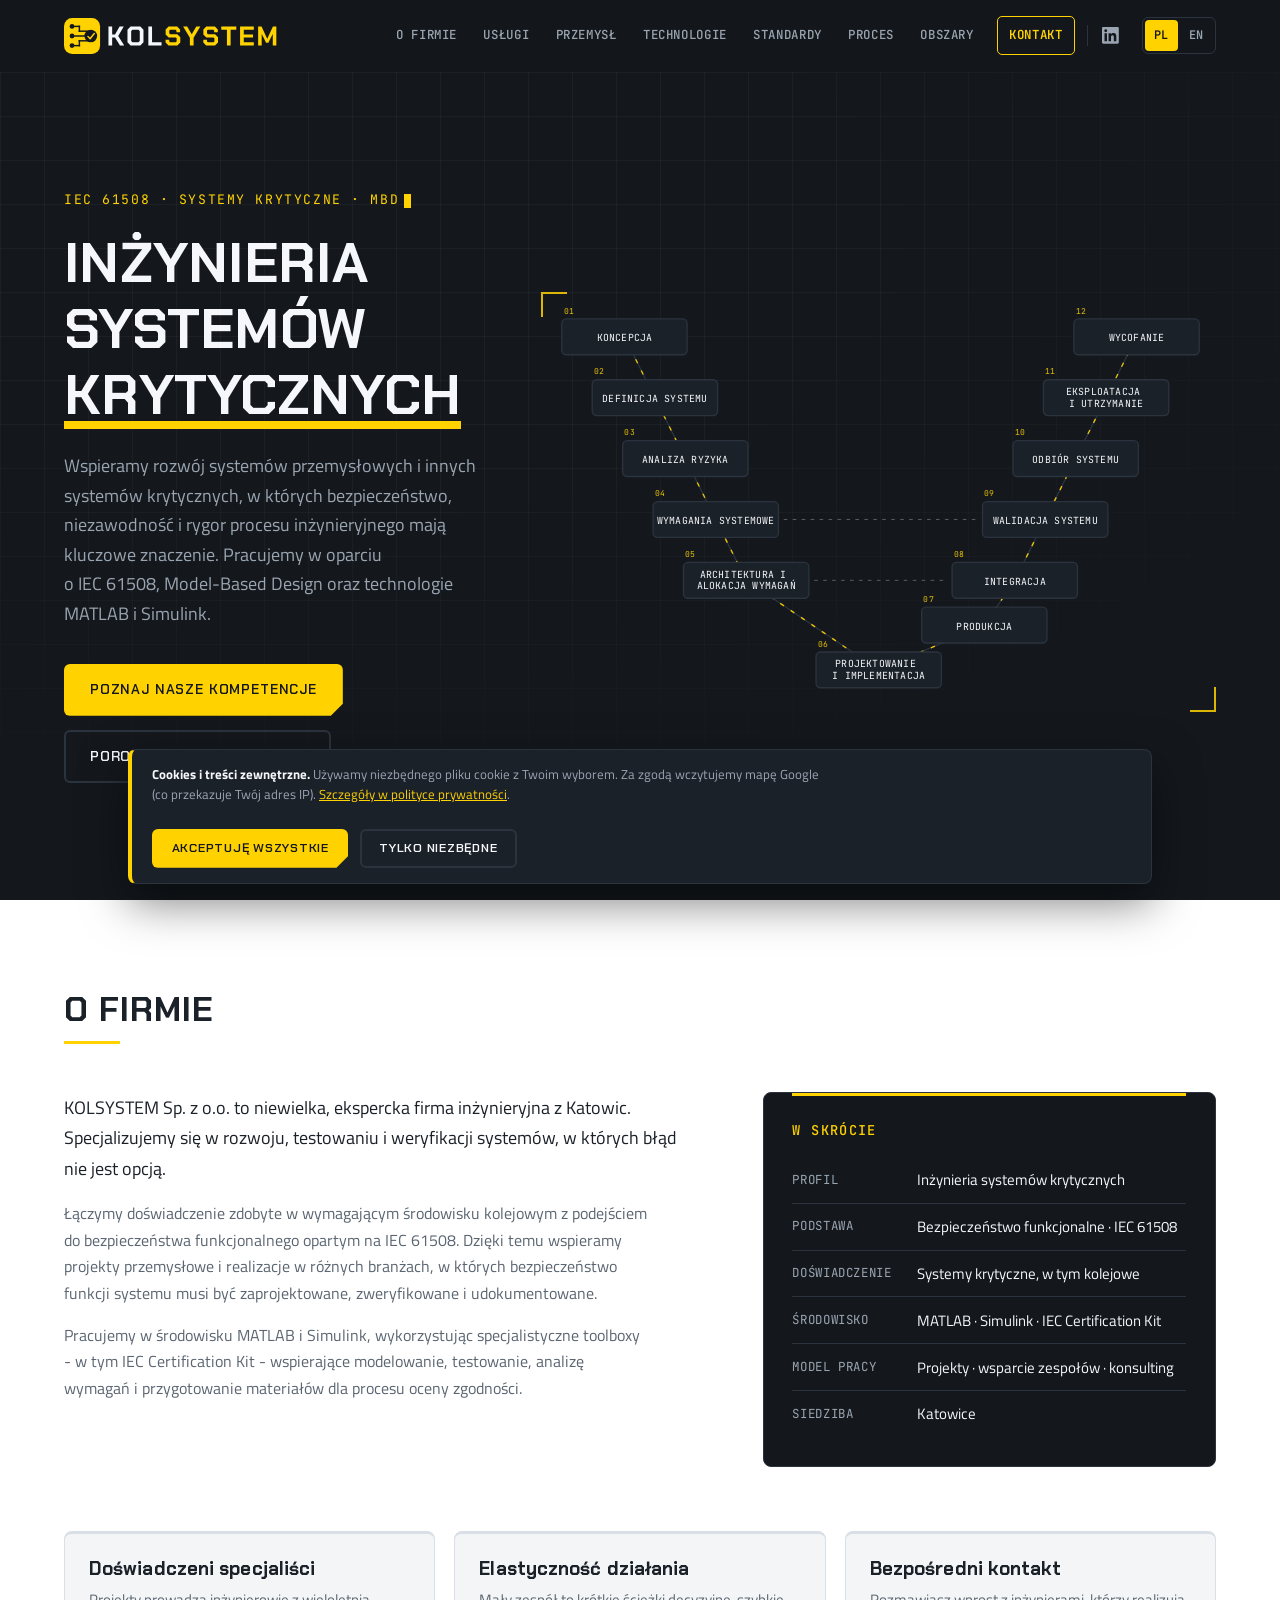
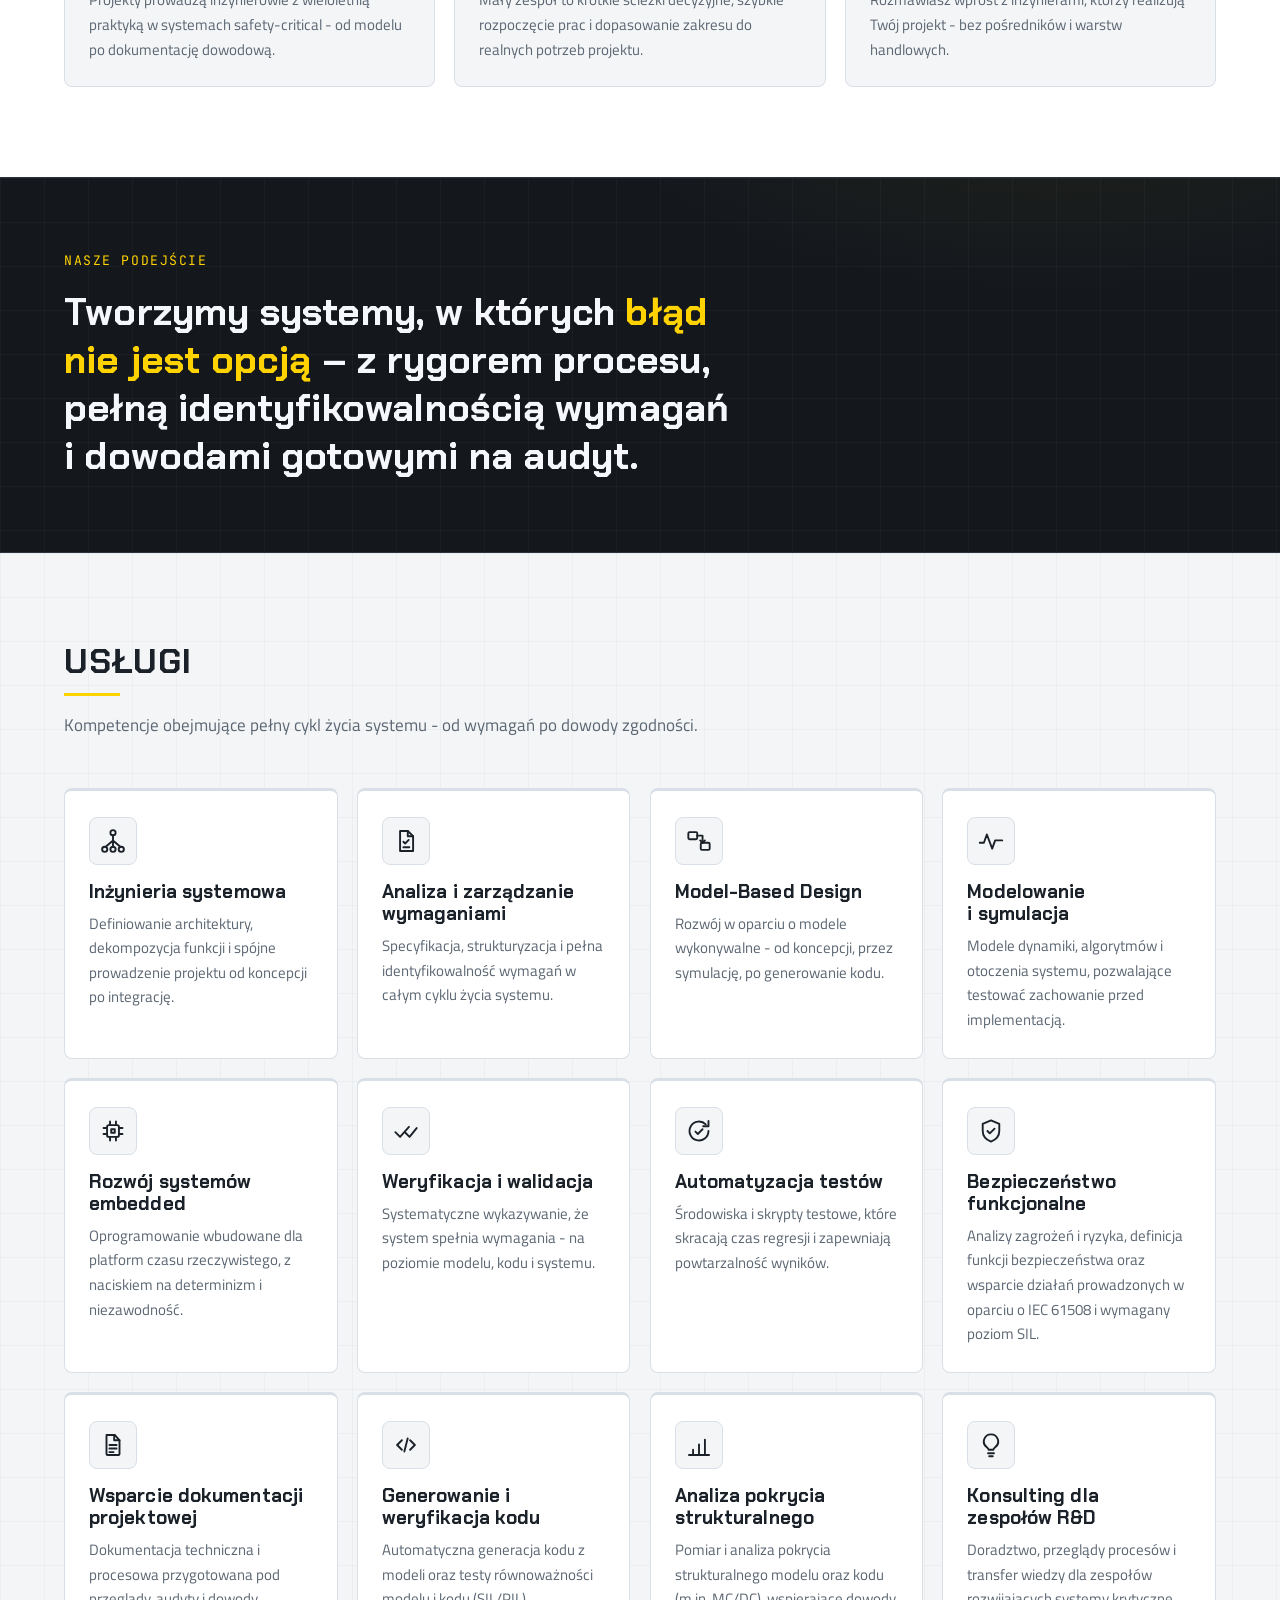
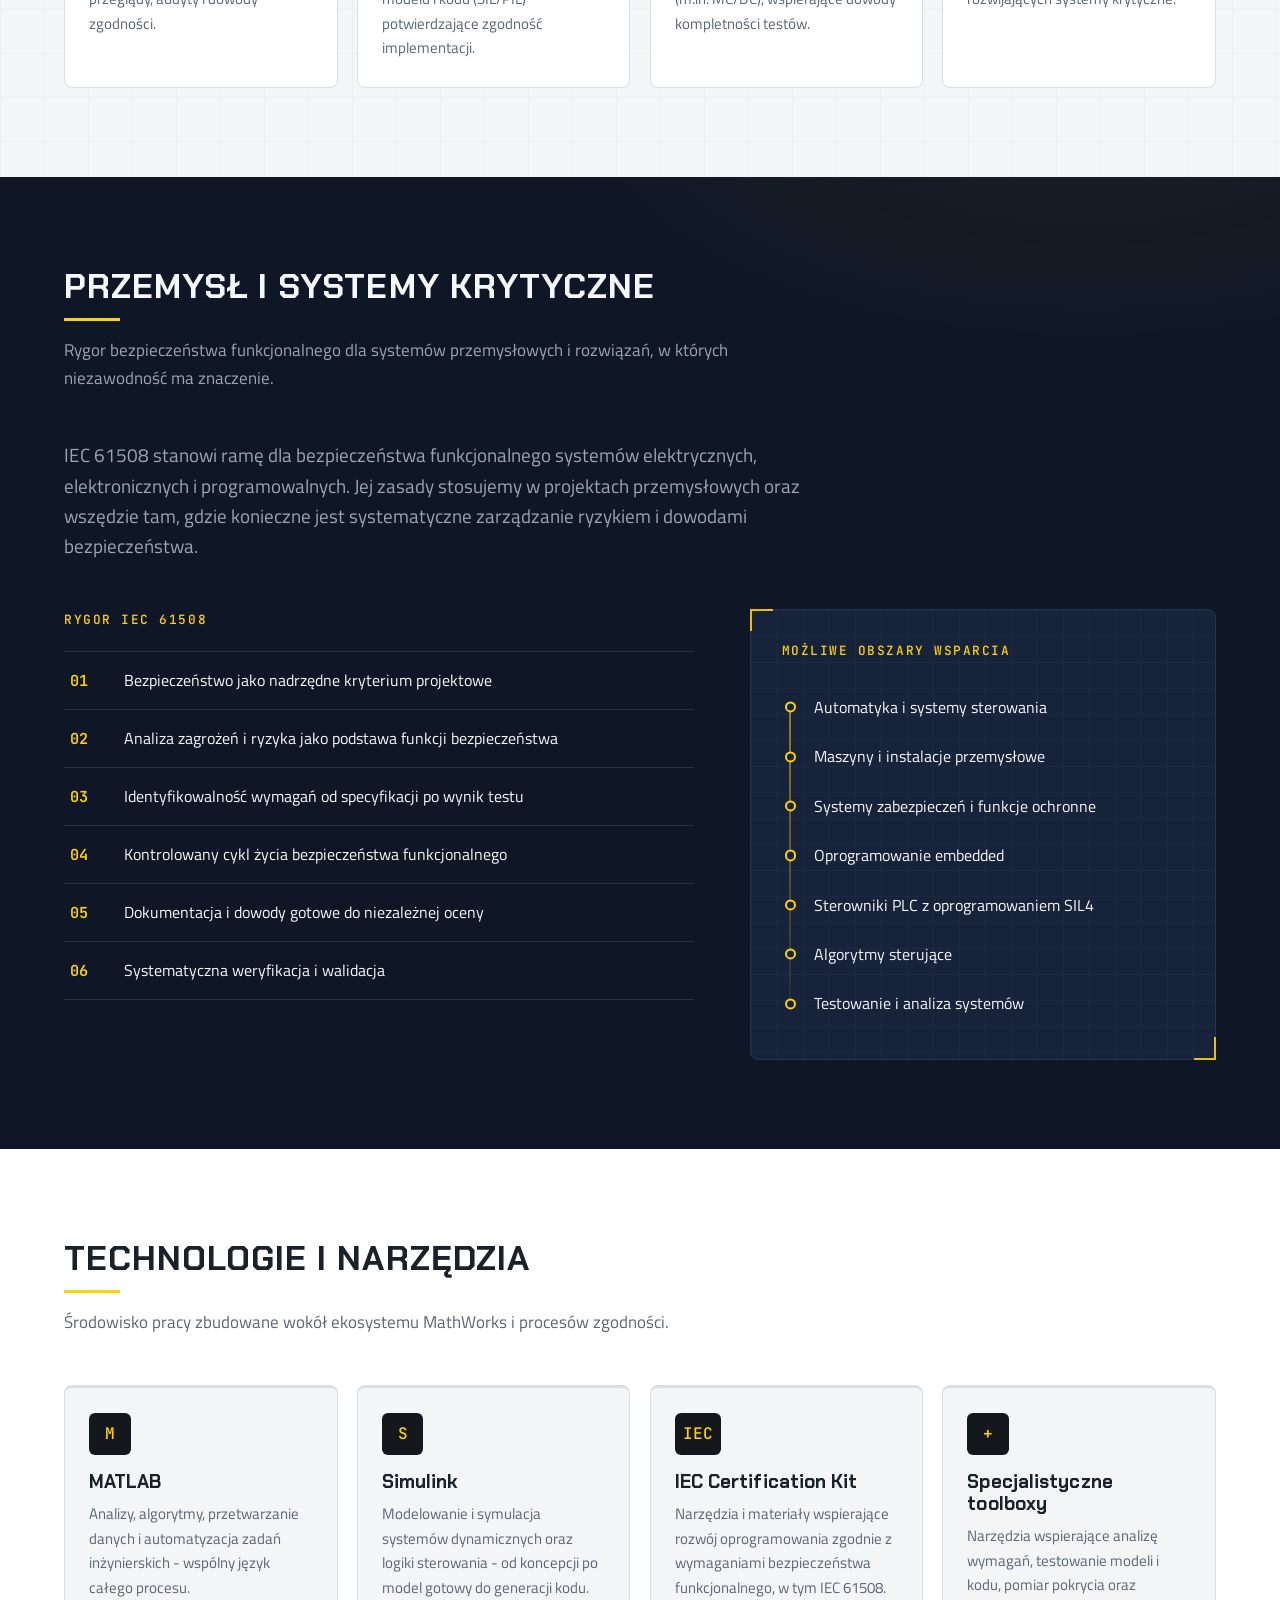
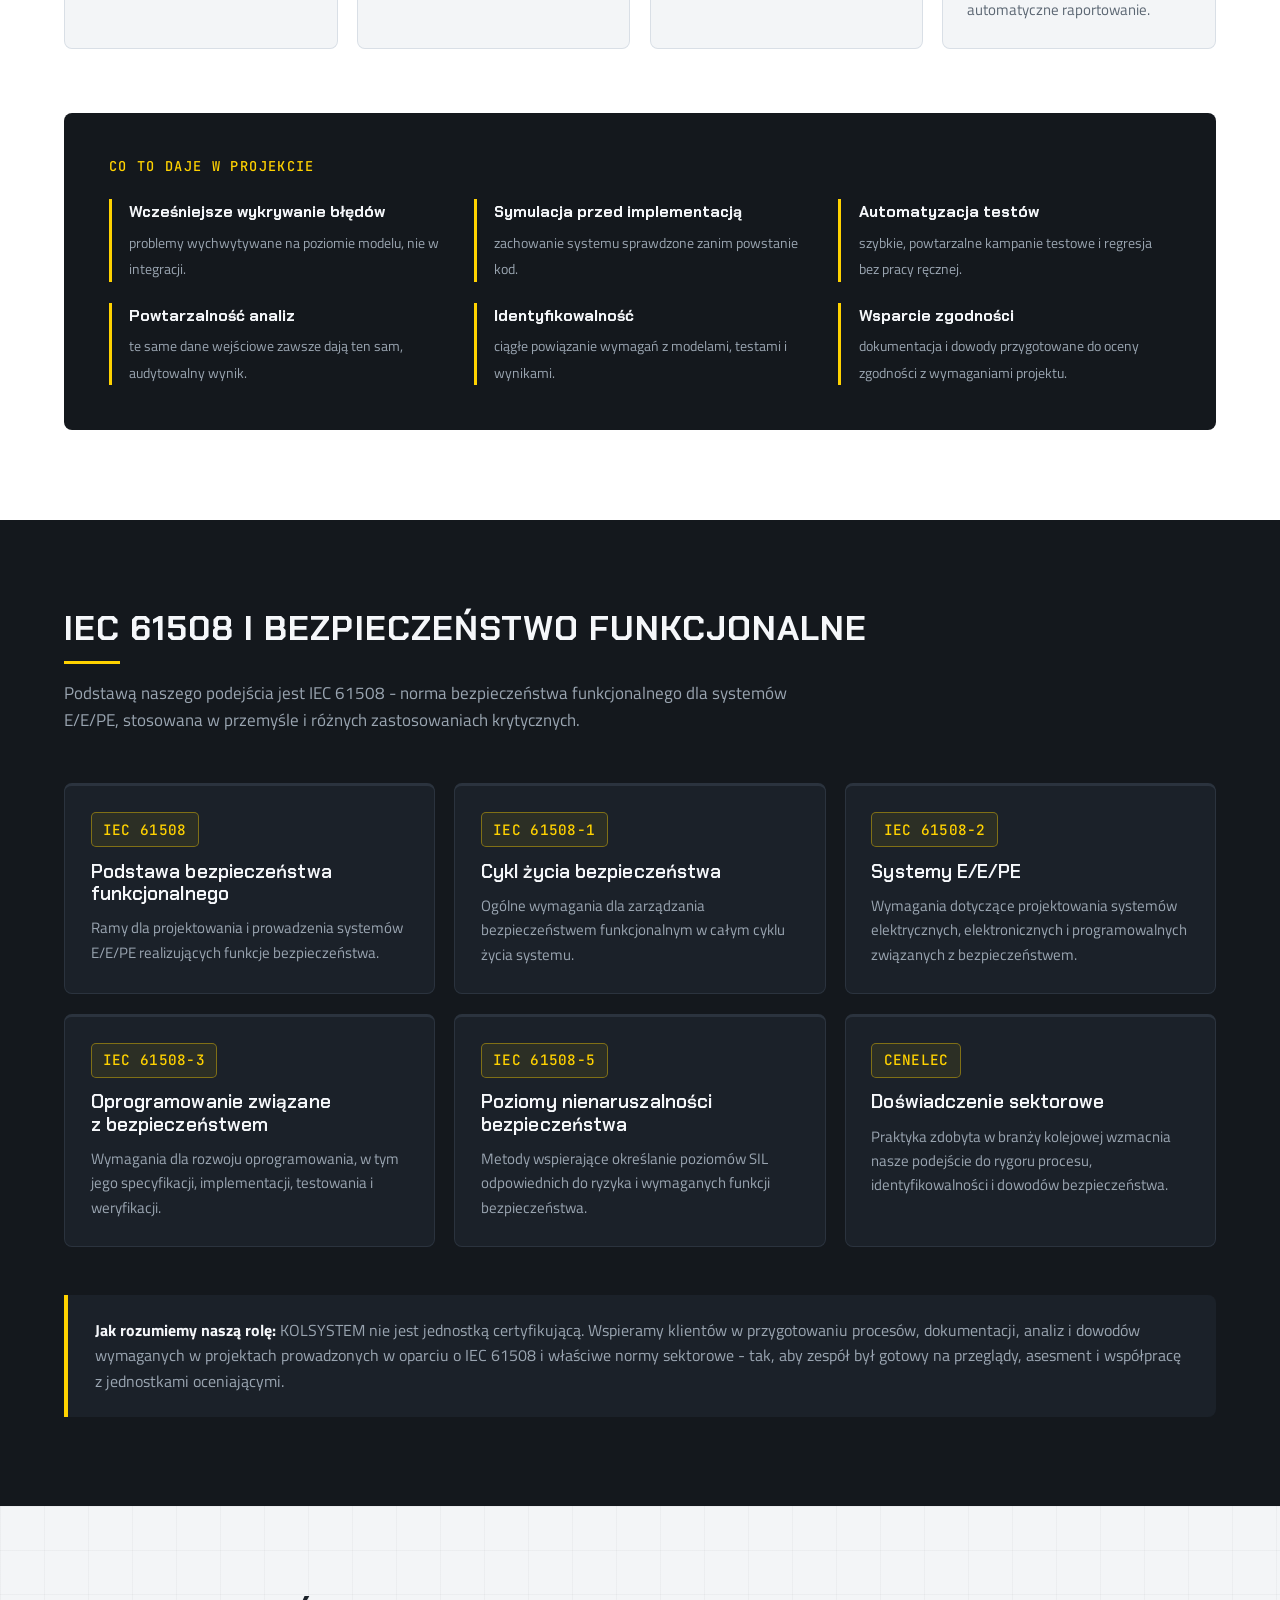
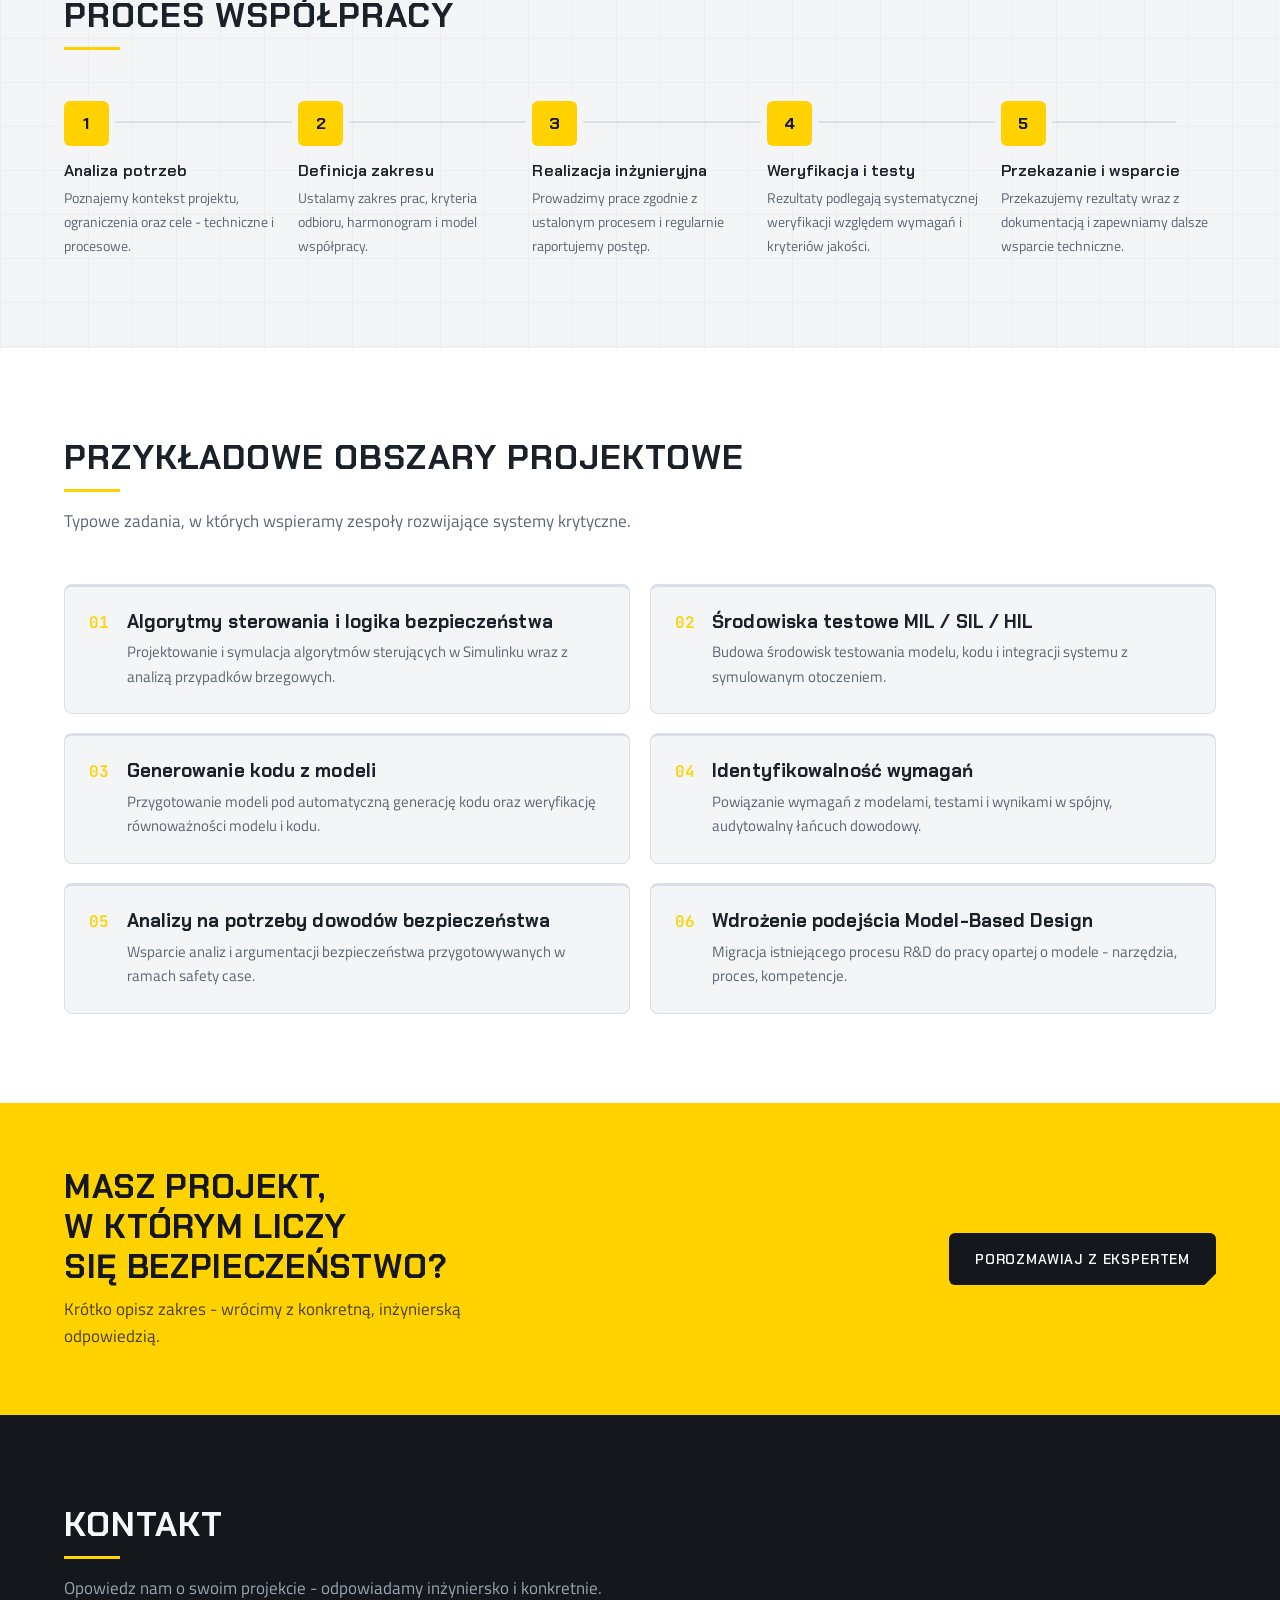
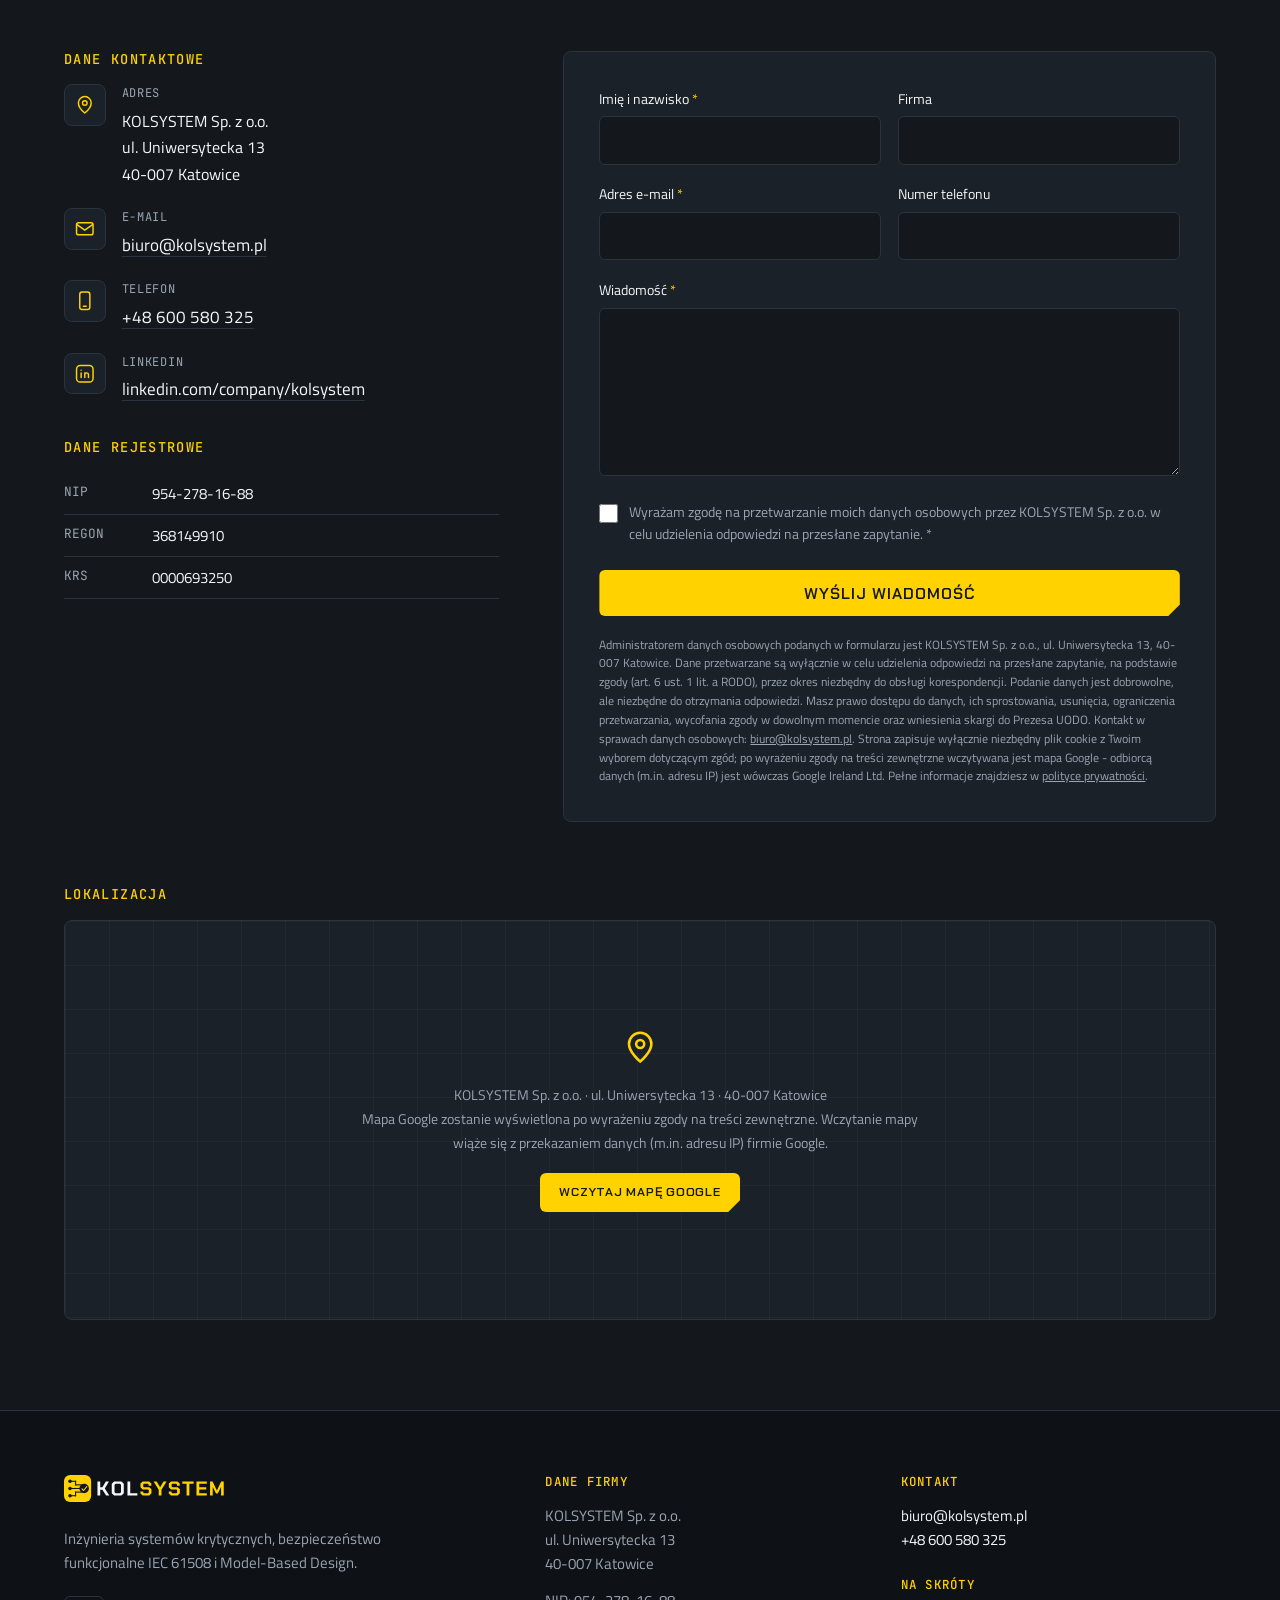
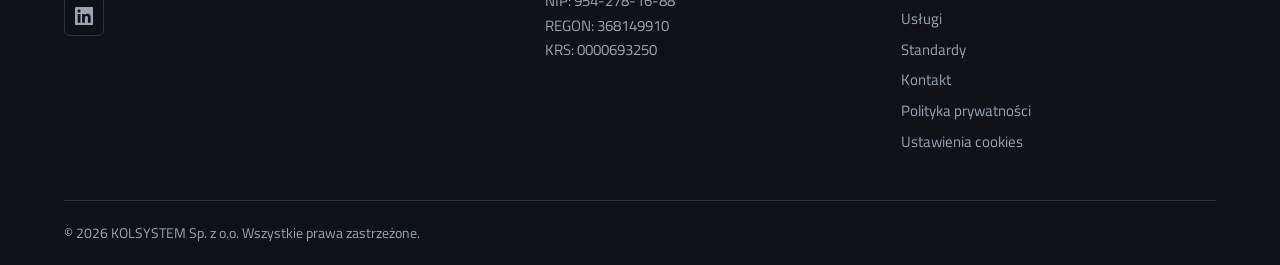
<file: index.html>
<!DOCTYPE html>
<html lang="pl">

<head>
  <meta charset="UTF-8">
  <meta name="viewport" content="width=device-width, initial-scale=1.0">
  <title>KOLSYSTEM – Bezpieczeństwo funkcjonalne IEC 61508 | Inżynieria przemysłowa</title>
  <meta name="description"
    content="KOLSYSTEM Sp. z o.o. – inżynieria systemów krytycznych dla przemysłu i różnych branż. Bezpieczeństwo funkcjonalne IEC 61508, Model-Based Design, MATLAB, Simulink, weryfikacja i walidacja.">
  <meta name="robots" content="index,follow">
  <meta name="author" content="KOLSYSTEM Sp. z o.o.">
  <meta name="theme-color" content="#14181d">
  <link rel="canonical" href="https://kolsystem.pl/">
  <link rel="alternate" hreflang="pl" href="https://kolsystem.pl/">
  <link rel="alternate" hreflang="en" href="https://kolsystem.pl/en/">
  <link rel="alternate" hreflang="x-default" href="https://kolsystem.pl/">
  <link rel="icon" type="image/svg+xml" href="assets/brand/favicon.svg">
  <link rel="icon" type="image/x-icon" href="assets/brand/favicon.ico">
  <link rel="apple-touch-icon" href="assets/brand/apple-touch-icon.png">

  <!-- Open Graph -->
  <meta property="og:type" content="website">
  <meta property="og:site_name" content="KOLSYSTEM">
  <meta property="og:title" content="KOLSYSTEM – Bezpieczeństwo funkcjonalne IEC 61508">
  <meta property="og:description"
    content="Bezpieczeństwo funkcjonalne IEC 61508, Model-Based Design, MATLAB i Simulink. Inżynieria systemów krytycznych dla przemysłu i różnych branż.">
  <meta property="og:url" content="https://kolsystem.pl/">
  <meta property="og:locale" content="pl_PL">
  <meta property="og:image" content="https://kolsystem.pl/assets/brand/social-share-1200x630.png">
  <meta property="og:image:type" content="image/png">
  <meta property="og:image:width" content="1200">
  <meta property="og:image:height" content="630">
  <meta property="og:image:alt"
    content="KOLSYSTEM — Inżynieria systemów krytycznych. IEC 61508, Model-Based Design, diagram cyklu życia systemu.">

  <!-- Twitter Card -->
  <meta name="twitter:card" content="summary_large_image">
  <meta name="twitter:title" content="KOLSYSTEM – Bezpieczeństwo funkcjonalne IEC 61508">
  <meta name="twitter:description"
    content="Bezpieczeństwo funkcjonalne IEC 61508, Model-Based Design, MATLAB i Simulink. Inżynieria systemów krytycznych dla przemysłu i różnych branż.">
  <meta name="twitter:image" content="https://kolsystem.pl/assets/brand/social-share-1200x630.png">

  <!-- Fonty hostowane lokalnie (reguły @font-face w style.css) -->
  <link rel="preload" href="assets/fonts/titillium-web-400-latin.woff2" as="font" type="font/woff2" crossorigin>
  <link rel="preload" href="assets/fonts/titillium-web-400-latin-ext.woff2" as="font" type="font/woff2" crossorigin>
  <link rel="preload" href="assets/fonts/chakra-petch-700-latin.woff2" as="font" type="font/woff2" crossorigin>
  <link rel="preload" href="assets/fonts/chakra-petch-700-latin-ext.woff2" as="font" type="font/woff2" crossorigin>

  <!-- ?v= zmieniaj przy każdej zmianie CSS/JS - .htaccess cache'uje je na rok -->
  <link rel="stylesheet" href="assets/css/style.css?v=2026-09-15">

  <!-- Dane strukturalne dla wyszukiwarek -->
  <script type="application/ld+json">
  {
    "@context": "https://schema.org",
    "@graph": [
      {
        "@type": "Organization",
        "@id": "https://kolsystem.pl/#organization",
        "name": "KOLSYSTEM Sp. z o.o.",
        "legalName": "KOLSYSTEM Spółka z ograniczoną odpowiedzialnością",
        "url": "https://kolsystem.pl/",
        "email": "biuro@kolsystem.pl",
        "telephone": "+48600580325",
        "taxID": "9542781688",
        "vatID": "PL9542781688",
        "address": {
          "@type": "PostalAddress",
          "streetAddress": "ul. Uniwersytecka 13",
          "postalCode": "40-007",
          "addressLocality": "Katowice",
          "addressRegion": "śląskie",
          "addressCountry": "PL"
        },
        "contactPoint": {
          "@type": "ContactPoint",
          "contactType": "customer service",
          "email": "biuro@kolsystem.pl",
          "telephone": "+48600580325",
          "availableLanguage": ["pl", "en"]
        },
        "areaServed": "PL",
        "hasMap": "https://maps.google.com/maps?q=ul.+Uniwersytecka+13,+40-007+Katowice",
        "sameAs": ["https://www.linkedin.com/company/kolsystem/"],
        "knowsAbout": [
          "inżynieria systemów krytycznych",
          "bezpieczeństwo funkcjonalne",
          "Model-Based Design",
          "MATLAB",
          "Simulink",
          "IEC Certification Kit",
          "IEC 61508",
          "systemy E/E/PE",
          "automatyka przemysłowa",
          "Safety Integrity Level (SIL)",
          "weryfikacja i walidacja",
          "Sterowniki PLC z oprogramowaniem SIL4",
          "systemy embedded"
        ],
        "hasOfferCatalog": {
          "@type": "OfferCatalog",
          "name": "Usługi inżynieryjne",
          "itemListElement": [
            { "@type": "Offer", "itemOffered": { "@type": "Service", "name": "Inżynieria systemowa" } },
            { "@type": "Offer", "itemOffered": { "@type": "Service", "name": "Analiza i zarządzanie wymaganiami" } },
            { "@type": "Offer", "itemOffered": { "@type": "Service", "name": "Model-Based Design" } },
            { "@type": "Offer", "itemOffered": { "@type": "Service", "name": "Modelowanie i symulacja" } },
            { "@type": "Offer", "itemOffered": { "@type": "Service", "name": "Rozwój systemów embedded" } },
            { "@type": "Offer", "itemOffered": { "@type": "Service", "name": "Weryfikacja i walidacja" } },
            { "@type": "Offer", "itemOffered": { "@type": "Service", "name": "Automatyzacja testów" } },
            { "@type": "Offer", "itemOffered": { "@type": "Service", "name": "Bezpieczeństwo funkcjonalne" } },
            { "@type": "Offer", "itemOffered": { "@type": "Service", "name": "Wsparcie dokumentacji projektowej" } },
            { "@type": "Offer", "itemOffered": { "@type": "Service", "name": "Konsulting dla zespołów R&D" } }
          ]
        }
      },
      {
        "@type": "WebSite",
        "@id": "https://kolsystem.pl/#website",
        "url": "https://kolsystem.pl/",
        "name": "KOLSYSTEM",
        "inLanguage": "pl-PL",
        "publisher": { "@id": "https://kolsystem.pl/#organization" }
      },
      {
        "@type": "WebPage",
        "@id": "https://kolsystem.pl/#webpage",
        "url": "https://kolsystem.pl/",
        "name": "KOLSYSTEM – Inżynieria systemów krytycznych",
        "description": "Ekspercka firma inżynieryjna z Katowic: bezpieczeństwo funkcjonalne IEC 61508, systemy krytyczne dla przemysłu, Model-Based Design, MATLAB i Simulink oraz weryfikacja i walidacja.",
        "inLanguage": "pl-PL",
        "isPartOf": { "@id": "https://kolsystem.pl/#website" },
        "about": { "@id": "https://kolsystem.pl/#organization" }
      }
    ]
  }
  </script>
</head>

<body>

  <a class="skip-link" href="#main">Przejdź do treści</a>

  <!-- ============================== NAGŁÓWEK ============================== -->
  <header class="site-header" id="top">
    <div class="container header-inner">
      <a href="#top" class="logo" aria-label="KOLSYSTEM – strona główna">
        <img class="logo-image" src="assets/brand/logo-horizontal-primary.svg" width="4510" height="760" alt="">
      </a>

      <button class="nav-toggle" type="button" aria-controls="site-nav" aria-expanded="false">
        <span class="nav-toggle-label">Menu</span>
        <span class="nav-toggle-bars" aria-hidden="true"><i></i><i></i><i></i></span>
      </button>

      <nav class="site-nav" id="site-nav" aria-label="Nawigacja główna">
        <ul>
          <li><a href="#o-firmie">O firmie</a></li>
          <li><a href="#uslugi">Usługi</a></li>
          <li><a href="#przemysl">Przemysł</a></li>
          <li><a href="#technologie">Technologie</a></li>
          <li><a href="#standardy">Standardy</a></li>
          <li><a href="#proces">Proces</a></li>
          <li><a href="#obszary">Obszary</a></li>
          <li><a href="#kontakt" class="nav-cta">Kontakt</a></li>
          <li class="nav-social">
            <a href="https://www.linkedin.com/company/kolsystem/" target="_blank" rel="noopener">
              <svg viewBox="0 0 24 24" aria-hidden="true" focusable="false">
                <path
                  d="M20.447 20.452h-3.554v-5.569c0-1.328-.027-3.037-1.852-3.037-1.853 0-2.136 1.445-2.136 2.939v5.667H9.351V9h3.414v1.561h.046c.477-.9 1.637-1.85 3.37-1.85 3.601 0 4.267 2.37 4.267 5.455v6.286zM5.337 7.433c-1.144 0-2.063-.926-2.063-2.065 0-1.138.92-2.063 2.063-2.063 1.14 0 2.064.925 2.064 2.063 0 1.139-.925 2.065-2.064 2.065zm1.782 13.019H3.555V9h3.564v11.452zM22.225 0H1.771C.792 0 0 .774 0 1.729v20.542C0 23.227.792 24 1.771 24h20.451C23.2 24 24 23.227 24 22.271V1.729C24 .774 23.2 0 22.222 0h.003z" />
              </svg>
              <span class="nav-social-label">LinkedIn</span>
              <span class="sr-only">(otwiera się w nowej karcie)</span>
            </a>
          </li>
        </ul>
      </nav>

      <div class="lang-switch" role="group" aria-label="Wybór języka">
        <a href="/" hreflang="pl" lang="pl" class="is-active" aria-current="true">PL</a>
        <a href="/en/" hreflang="en" lang="en">EN</a>
      </div>
    </div>
  </header>

  <main id="main">

    <!-- ============================== HERO ============================== -->
    <section class="hero" aria-label="Wprowadzenie">
      <div class="hero-bg" aria-hidden="true"></div>
      <div class="container hero-inner">

        <div class="hero-copy">
          <p class="eyebrow" data-reveal>IEC 61508 · Systemy krytyczne · MBD<span class="cursor"
              aria-hidden="true"></span></p>
          <h1 data-reveal class="d1">Inżynieria systemów <span class="accent-underline">krytycznych</span></h1>
          <p class="hero-lead" data-reveal data-delay="2">
            Wspieramy rozwój systemów przemysłowych i&nbsp;innych systemów krytycznych, w&nbsp;których
            bezpieczeństwo, niezawodność i&nbsp;rygor procesu inżynieryjnego mają kluczowe znaczenie.
            Pracujemy w&nbsp;oparciu o&nbsp;IEC&nbsp;61508, Model-Based Design oraz technologie MATLAB i&nbsp;Simulink.
          </p>
          <div class="hero-actions" data-reveal data-delay="3">
            <a href="#uslugi" class="btn btn-primary">Poznaj nasze kompetencje</a>
            <a href="#kontakt" class="btn btn-ghost">Porozmawiaj z ekspertem</a>
          </div>
        </div>

        <!-- Animowany diagram: przepływ MBD + odpowiedź skokowa -->
        <div class="hero-visual" data-reveal data-delay="3" aria-hidden="true">
          <svg class="hero-diagram" viewBox="4 28 732 448" focusable="false">
            <!-- Ścieżka cyklu (pod blokami) + animowany przepływ -->
            <g class="diagram-links">
              <path d="M86 68 120 136 154 204 188 272 222 340 370 440 488 390 522 340 556 272 590 204 624 136 658 68" />
            </g>
            <g class="diagram-flow">
              <path d="M86 68 120 136 154 204 188 272 222 340 370 440 488 390 522 340 556 272 590 204 624 136 658 68" />
            </g>

            <!-- Relacje weryfikacji i walidacji między gałęziami -->
            <g class="v-verif">
              <path d="M264 272H480" />
              <path d="M298 340H446" />
            </g>

            <!-- Fazy cyklu życia systemu -->
            <g class="diagram-blocks">
              <rect x="16" y="48" width="140" height="40" rx="5" />
              <rect x="50" y="116" width="140" height="40" rx="5" />
              <rect x="84" y="184" width="140" height="40" rx="5" />
              <rect x="118" y="252" width="140" height="40" rx="5" />
              <rect x="152" y="320" width="140" height="40" rx="5" />
              <rect x="300" y="420" width="140" height="40" rx="5" />
              <rect x="418" y="370" width="140" height="40" rx="5" />
              <rect x="452" y="320" width="140" height="40" rx="5" />
              <rect x="486" y="252" width="140" height="40" rx="5" />
              <rect x="520" y="184" width="140" height="40" rx="5" />
              <rect x="554" y="116" width="140" height="40" rx="5" />
              <rect x="588" y="48" width="140" height="40" rx="5" />

              <text class="v-num" x="18" y="42">01</text>
              <text class="v-num" x="52" y="110">02</text>
              <text class="v-num" x="86" y="178">03</text>
              <text class="v-num" x="120" y="246">04</text>
              <text class="v-num" x="154" y="314">05</text>
              <text class="v-num" x="302" y="414">06</text>
              <text class="v-num" x="420" y="364">07</text>
              <text class="v-num" x="454" y="314">08</text>
              <text class="v-num" x="488" y="246">09</text>
              <text class="v-num" x="522" y="178">10</text>
              <text class="v-num" x="556" y="110">11</text>
              <text class="v-num" x="590" y="42">12</text>

              <text x="86" y="73">KONCEPCJA</text>
              <text x="120" y="141">DEFINICJA SYSTEMU</text>
              <text x="154" y="209">ANALIZA RYZYKA</text>
              <text x="188" y="277">WYMAGANIA SYSTEMOWE</text>
              <text x="222" y="337">
                <tspan x="222">ARCHITEKTURA I</tspan>
                <tspan x="222" y="350">ALOKACJA WYMAGAŃ</tspan>
              </text>
              <text x="370" y="437">
                <tspan x="370">PROJEKTOWANIE</tspan>
                <tspan x="370" y="450">I IMPLEMENTACJA</tspan>
              </text>
              <text x="488" y="395">PRODUKCJA</text>
              <text x="522" y="345">INTEGRACJA</text>
              <text x="556" y="277">WALIDACJA SYSTEMU</text>
              <text x="590" y="209">ODBIÓR SYSTEMU</text>
              <text x="624" y="133">
                <tspan x="624">EKSPLOATACJA</tspan>
                <tspan x="624" y="146">I UTRZYMANIE</tspan>
              </text>
              <text x="658" y="73">WYCOFANIE</text>
            </g>
          </svg>
        </div>

      </div>
    </section>

    <!-- ============================== O FIRMIE ============================== -->
    <section class="section section--light" id="o-firmie" aria-labelledby="o-firmie-h">
      <div class="container">
        <header class="section-head" data-reveal>
          <h2 id="o-firmie-h">O firmie</h2>
        </header>

        <div class="about-grid">
          <div class="about-copy" data-reveal>
            <p class="section-lead">
              KOLSYSTEM Sp. z o.o. to niewielka, ekspercka firma inżynieryjna z&nbsp;Katowic.
              Specjalizujemy się w&nbsp;rozwoju, testowaniu i&nbsp;weryfikacji systemów, w&nbsp;których
              błąd nie jest opcją.
            </p>
            <p>
              Łączymy doświadczenie zdobyte w&nbsp;wymagającym środowisku kolejowym z&nbsp;podejściem
              do bezpieczeństwa funkcjonalnego opartym na IEC&nbsp;61508. Dzięki temu wspieramy projekty
              przemysłowe i&nbsp;realizacje w&nbsp;różnych branżach, w&nbsp;których bezpieczeństwo funkcji systemu
              musi być zaprojektowane, zweryfikowane i&nbsp;udokumentowane.
            </p>
            <p>
              Pracujemy w&nbsp;środowisku MATLAB i&nbsp;Simulink, wykorzystując specjalistyczne toolboxy -
              w&nbsp;tym IEC Certification Kit - wspierające modelowanie, testowanie, analizę wymagań
              i&nbsp;przygotowanie materiałów dla procesu oceny zgodności.
            </p>
          </div>

          <aside class="spec-card" data-reveal data-delay="2" aria-label="KOLSYSTEM w skrócie">
            <h3 class="spec-title">W skrócie</h3>
            <dl class="spec-list">
              <div>
                <dt>Profil</dt>
                <dd>Inżynieria systemów krytycznych</dd>
              </div>
              <div>
                <dt>Podstawa</dt>
                <dd>Bezpieczeństwo funkcjonalne · IEC 61508</dd>
              </div>
              <div>
                <dt>Doświadczenie</dt>
                <dd>Systemy krytyczne, w tym kolejowe</dd>
              </div>
              <div>
                <dt>Środowisko</dt>
                <dd>MATLAB · Simulink · IEC Certification Kit</dd>
              </div>
              <div>
                <dt>Model pracy</dt>
                <dd>Projekty · wsparcie zespołów · konsulting</dd>
              </div>
              <div>
                <dt>Siedziba</dt>
                <dd>Katowice</dd>
              </div>
            </dl>
          </aside>
        </div>

        <ul class="advantages">
          <li class="advantage" data-reveal>
            <h3>Doświadczeni specjaliści</h3>
            <p>Projekty prowadzą inżynierowie z wieloletnią praktyką w systemach safety-critical - od modelu po
              dokumentację dowodową.</p>
          </li>
          <li class="advantage" data-reveal data-delay="2">
            <h3>Elastyczność działania</h3>
            <p>Mały zespół to krótkie ścieżki decyzyjne, szybkie rozpoczęcie prac i dopasowanie zakresu do realnych
              potrzeb projektu.</p>
          </li>
          <li class="advantage" data-reveal data-delay="3">
            <h3>Bezpośredni kontakt</h3>
            <p>Rozmawiasz wprost z inżynierami, którzy realizują Twój projekt - bez pośredników i warstw handlowych.</p>
          </li>
        </ul>
      </div>
    </section>

    <!-- ============================== MANIFEST ============================== -->
    <section class="statement" aria-label="Nasze podejście">
      <div class="container" data-reveal>
        <p class="statement-eyebrow">Nasze podejście</p>
        <p class="statement-text">Tworzymy systemy, w&nbsp;których <span>błąd nie jest opcją</span> &ndash;
          z&nbsp;rygorem procesu, pełną identyfikowalnością wymagań i&nbsp;dowodami gotowymi na audyt.</p>
      </div>
    </section>

    <!-- ============================== USŁUGI ============================== -->
    <section class="section section--gray" id="uslugi" aria-labelledby="uslugi-h">
      <div class="container">
        <header class="section-head" data-reveal>
          <h2 id="uslugi-h">Usługi</h2>
          <p class="section-sub">Kompetencje obejmujące pełny cykl życia systemu - od wymagań po dowody zgodności.</p>
        </header>

        <ul class="cards-grid services-grid">
          <li class="card" data-reveal>
            <svg class="card-icon" viewBox="0 0 24 24" aria-hidden="true">
              <circle cx="12" cy="5" r="2.2" />
              <circle cx="5" cy="19" r="2.2" />
              <circle cx="12" cy="19" r="2.2" />
              <circle cx="19" cy="19" r="2.2" />
              <path d="M12 7.2v9.6M12 11.5 5.6 17M12 11.5l6.4 5.5" />
            </svg>
            <h3>Inżynieria systemowa</h3>
            <p>Definiowanie architektury, dekompozycja funkcji i spójne prowadzenie projektu od koncepcji po integrację.
            </p>
          </li>
          <li class="card" data-reveal data-delay="2">
            <svg class="card-icon" viewBox="0 0 24 24" aria-hidden="true">
              <path d="M7 3.5h6.5L18 8v12.5H7z" />
              <path d="M13.5 3.5V8H18" />
              <path d="m9.8 12.6 1.5 1.5 3-3" />
              <path d="M9.8 17.3h5" />
            </svg>
            <h3>Analiza i zarządzanie wymaganiami</h3>
            <p>Specyfikacja, strukturyzacja i pełna identyfikowalność wymagań w całym cyklu życia systemu.</p>
          </li>
          <li class="card" data-reveal data-delay="3">
            <svg class="card-icon" viewBox="0 0 24 24" aria-hidden="true">
              <rect x="3" y="4.5" width="7.5" height="6" rx="1" />
              <rect x="13.5" y="13.5" width="7.5" height="6" rx="1" />
              <path d="M10.5 7.5h4.5v6" />
              <path d="m13 11.5 2 2 2-2" />
            </svg>
            <h3>Model-Based Design</h3>
            <p>Rozwój w oparciu o modele wykonywalne - od koncepcji, przez symulację, po generowanie kodu.</p>
          </li>
          <li class="card" data-reveal>
            <svg class="card-icon" viewBox="0 0 24 24" aria-hidden="true">
              <path d="M2.5 13.5H6l2.5-7 4.5 12 2.5-7h6" />
            </svg>
            <h3>Modelowanie i symulacja</h3>
            <p>Modele dynamiki, algorytmów i otoczenia systemu, pozwalające testować zachowanie przed implementacją.</p>
          </li>
          <li class="card" data-reveal data-delay="2">
            <svg class="card-icon" viewBox="0 0 24 24" aria-hidden="true">
              <rect x="7" y="7" width="10" height="10" rx="1.5" />
              <rect x="10.5" y="10.5" width="3" height="3" />
              <path d="M9.5 7V4m5 3V4m-5 16v-3m5 3v-3M7 9.5H4m3 5H4m16-5h-3m3 5h-3" />
            </svg>
            <h3>Rozwój systemów embedded</h3>
            <p>Oprogramowanie wbudowane dla platform czasu rzeczywistego, z naciskiem na determinizm i niezawodność.</p>
          </li>
          <li class="card" data-reveal data-delay="3">
            <svg class="card-icon" viewBox="0 0 24 24" aria-hidden="true">
              <path d="m3 13 4 4 7.5-8.5" />
              <path d="m11.5 13.5 3.5 3.5L21 9.5" />
            </svg>
            <h3>Weryfikacja i walidacja</h3>
            <p>Systematyczne wykazywanie, że system spełnia wymagania - na poziomie modelu, kodu i systemu.</p>
          </li>
          <li class="card" data-reveal>
            <svg class="card-icon" viewBox="0 0 24 24" aria-hidden="true">
              <path d="M20 12a8 8 0 1 1-2.3-5.6" />
              <path d="M20 3.5V8h-4.5" />
              <path d="m9 12.5 2 2 4-4" />
            </svg>
            <h3>Automatyzacja testów</h3>
            <p>Środowiska i skrypty testowe, które skracają czas regresji i zapewniają powtarzalność wyników.</p>
          </li>
          <li class="card" data-reveal data-delay="2">
            <svg class="card-icon" viewBox="0 0 24 24" aria-hidden="true">
              <path d="m12 3 7 3v6c0 4.4-3 7.4-7 9-4-1.6-7-4.6-7-9V6z" />
              <path d="m9 12 2 2 4-4" />
            </svg>
            <h3>Bezpieczeństwo funkcjonalne</h3>
            <p>Analizy zagrożeń i ryzyka, definicja funkcji bezpieczeństwa oraz wsparcie działań prowadzonych w oparciu
              o IEC 61508 i wymagany poziom SIL.</p>
          </li>
          <li class="card" data-reveal data-delay="3">
            <svg class="card-icon" viewBox="0 0 24 24" aria-hidden="true">
              <path d="M6.5 3.5h7L17.5 8v11.5a1 1 0 0 1-1 1h-9a1 1 0 0 1-1-1V4.5a1 1 0 0 1 1-1z" />
              <path d="M13 3.5V8h4.5" />
              <path d="M9 12h6M9 15h6M9 18h3.5" />
            </svg>
            <h3>Wsparcie dokumentacji projektowej</h3>
            <p>Dokumentacja techniczna i procesowa przygotowana pod przeglądy, audyty i dowody zgodności.</p>
          </li>
          <li class="card" data-reveal>
            <svg class="card-icon" viewBox="0 0 24 24" aria-hidden="true">
              <path d="M8.5 8 4.5 12l4 4" />
              <path d="m15.5 8 4 4-4 4" />
              <path d="M13.4 6.5 10.6 17.5" />
            </svg>
            <h3>Generowanie i weryfikacja kodu</h3>
            <p>Automatyczna generacja kodu z modeli oraz testy równoważności modelu i kodu (SIL/PIL) potwierdzające
              zgodność implementacji.</p>
          </li>
          <li class="card" data-reveal data-delay="2">
            <svg class="card-icon" viewBox="0 0 24 24" aria-hidden="true">
              <path d="M3.5 20.5h17" />
              <path d="M7 20.5v-4.5M12 20.5v-9M17 20.5v-13" />
            </svg>
            <h3>Analiza pokrycia strukturalnego</h3>
            <p>Pomiar i analiza pokrycia strukturalnego modelu oraz kodu (m.in. MC/DC), wspierające dowody kompletności
              testów.</p>
          </li>
          <li class="card" data-reveal data-delay="3">
            <svg class="card-icon" viewBox="0 0 24 24" aria-hidden="true">
              <path d="M12 3a6 6 0 0 0-3.5 10.9c.9.7 1.5 1.3 1.5 2.1h4c0-.8.6-1.4 1.5-2.1A6 6 0 0 0 12 3z" />
              <path d="M9.5 19h5M10.5 21.5h3" />
            </svg>
            <h3>Konsulting dla zespołów R&amp;D</h3>
            <p>Doradztwo, przeglądy procesów i transfer wiedzy dla zespołów rozwijających systemy krytyczne.</p>
          </li>
        </ul>
      </div>
    </section>

    <!-- ============================== PRZEMYSŁ I SYSTEMY KRYTYCZNE ============================== -->
    <section class="section section--navy" id="przemysl" aria-labelledby="przemysl-h">
      <div class="container">
        <header class="section-head" data-reveal>
          <h2 id="przemysl-h">Przemysł i systemy krytyczne</h2>
          <p class="section-sub">Rygor bezpieczeństwa funkcjonalnego dla systemów przemysłowych i rozwiązań, w których
            niezawodność ma znaczenie.</p>
        </header>

        <p class="rail-lead" data-reveal>
          IEC&nbsp;61508 stanowi ramę dla bezpieczeństwa funkcjonalnego systemów elektrycznych,
          elektronicznych i&nbsp;programowalnych. Jej zasady stosujemy w&nbsp;projektach przemysłowych
          oraz wszędzie tam, gdzie konieczne jest systematyczne zarządzanie ryzykiem i&nbsp;dowodami bezpieczeństwa.
        </p>

        <div class="rail-layout">
          <div class="rail-reqs-wrap" data-reveal>
            <span class="rail-eyebrow">Rygor IEC 61508</span>
            <ul class="rail-reqs">
              <li><span class="rail-reqs-num" aria-hidden="true">01</span><span class="rail-reqs-text">Bezpieczeństwo
                  jako nadrzędne kryterium projektowe</span></li>
              <li><span class="rail-reqs-num" aria-hidden="true">02</span><span class="rail-reqs-text">Analiza zagrożeń
                  i&nbsp;ryzyka jako podstawa funkcji bezpieczeństwa</span></li>
              <li><span class="rail-reqs-num" aria-hidden="true">03</span><span class="rail-reqs-text">Identyfikowalność
                  wymagań od specyfikacji po wynik testu</span></li>
              <li><span class="rail-reqs-num" aria-hidden="true">04</span><span class="rail-reqs-text">Kontrolowany cykl
                  życia bezpieczeństwa funkcjonalnego</span></li>
              <li><span class="rail-reqs-num" aria-hidden="true">05</span><span class="rail-reqs-text">Dokumentacja
                  i&nbsp;dowody gotowe do niezależnej oceny</span></li>
              <li><span class="rail-reqs-num" aria-hidden="true">06</span><span class="rail-reqs-text">Systematyczna
                  weryfikacja i&nbsp;walidacja</span></li>
            </ul>
          </div>

          <aside class="rail-panel" data-reveal data-delay="2" aria-label="Możliwe obszary wsparcia">
            <span class="rail-eyebrow">Możliwe obszary wsparcia</span>
            <ul class="rail-chain">
              <li>Automatyka i&nbsp;systemy sterowania</li>
              <li>Maszyny i&nbsp;instalacje przemysłowe</li>
              <li>Systemy zabezpieczeń i&nbsp;funkcje ochronne</li>
              <li>Oprogramowanie embedded</li>
              <li>Sterowniki PLC z oprogramowaniem SIL4</li>
              <li>Algorytmy sterujące</li>
              <li>Testowanie i&nbsp;analiza systemów</li>
            </ul>
          </aside>
        </div>
      </div>
    </section>

    <!-- ============================== TECHNOLOGIE ============================== -->
    <section class="section section--light" id="technologie" aria-labelledby="technologie-h">
      <div class="container">
        <header class="section-head" data-reveal>
          <h2 id="technologie-h">Technologie i narzędzia</h2>
          <p class="section-sub">Środowisko pracy zbudowane wokół ekosystemu MathWorks i procesów zgodności.</p>
        </header>

        <ul class="tech-grid">
          <li class="tech-card" data-reveal>
            <span class="tech-badge">M</span>
            <h3>MATLAB</h3>
            <p>Analizy, algorytmy, przetwarzanie danych i automatyzacja zadań inżynierskich - wspólny język całego
              procesu.</p>
          </li>
          <li class="tech-card" data-reveal data-delay="2">
            <span class="tech-badge">S</span>
            <h3>Simulink</h3>
            <p>Modelowanie i symulacja systemów dynamicznych oraz logiki sterowania - od koncepcji po model gotowy do
              generacji kodu.</p>
          </li>
          <li class="tech-card" data-reveal data-delay="3">
            <span class="tech-badge">IEC</span>
            <h3>IEC Certification Kit</h3>
            <p>Narzędzia i materiały wspierające rozwój oprogramowania zgodnie z wymaganiami bezpieczeństwa
              funkcjonalnego, w tym IEC 61508.</p>
          </li>
          <li class="tech-card" data-reveal data-delay="4">
            <span class="tech-badge">+</span>
            <h3>Specjalistyczne toolboxy</h3>
            <p>Narzędzia wspierające analizę wymagań, testowanie modeli i kodu, pomiar pokrycia oraz automatyczne
              raportowanie.</p>
          </li>
        </ul>

        <div class="value-block" data-reveal>
          <h3 class="value-title">Co to daje w projekcie</h3>
          <ul class="value-grid">
            <li><strong>Wcześniejsze wykrywanie błędów</strong><span>problemy wychwytywane na poziomie modelu, nie w
                integracji.</span></li>
            <li><strong>Symulacja przed implementacją</strong><span>zachowanie systemu sprawdzone zanim powstanie
                kod.</span></li>
            <li><strong>Automatyzacja testów</strong><span>szybkie, powtarzalne kampanie testowe i regresja bez pracy
                ręcznej.</span></li>
            <li><strong>Powtarzalność analiz</strong><span>te same dane wejściowe zawsze dają ten sam, audytowalny
                wynik.</span></li>
            <li><strong>Identyfikowalność</strong><span>ciągłe powiązanie wymagań z modelami, testami i wynikami.</span>
            </li>
            <li><strong>Wsparcie zgodności</strong><span>dokumentacja i dowody przygotowane do oceny zgodności z
                wymaganiami projektu.</span></li>
          </ul>
        </div>
      </div>
    </section>

    <!-- ============================== STANDARDY ============================== -->
    <section class="section section--dark" id="standardy" aria-labelledby="standardy-h">
      <div class="container">
        <header class="section-head" data-reveal>
          <h2 id="standardy-h">IEC 61508 i bezpieczeństwo funkcjonalne</h2>
          <p class="section-sub">Podstawą naszego podejścia jest IEC 61508 - norma bezpieczeństwa funkcjonalnego dla
            systemów E/E/PE, stosowana w przemyśle i różnych zastosowaniach krytycznych.</p>
        </header>

        <ul class="standards-grid">
          <li class="standard" data-reveal>
            <span class="standard-code">IEC 61508</span>
            <h3>Podstawa bezpieczeństwa funkcjonalnego</h3>
            <p>Ramy dla projektowania i prowadzenia systemów E/E/PE realizujących funkcje bezpieczeństwa.</p>
          </li>
          <li class="standard" data-reveal data-delay="2">
            <span class="standard-code">IEC 61508-1</span>
            <h3>Cykl życia bezpieczeństwa</h3>
            <p>Ogólne wymagania dla zarządzania bezpieczeństwem funkcjonalnym w całym cyklu życia systemu.</p>
          </li>
          <li class="standard" data-reveal data-delay="3">
            <span class="standard-code">IEC 61508-2</span>
            <h3>Systemy E/E/PE</h3>
            <p>Wymagania dotyczące projektowania systemów elektrycznych, elektronicznych i programowalnych związanych z
              bezpieczeństwem.</p>
          </li>
          <li class="standard" data-reveal>
            <span class="standard-code">IEC 61508-3</span>
            <h3>Oprogramowanie związane z bezpieczeństwem</h3>
            <p>Wymagania dla rozwoju oprogramowania, w tym jego specyfikacji, implementacji, testowania i weryfikacji.
            </p>
          </li>
          <li class="standard" data-reveal data-delay="2">
            <span class="standard-code">IEC 61508-5</span>
            <h3>Poziomy nienaruszalności bezpieczeństwa</h3>
            <p>Metody wspierające określanie poziomów SIL odpowiednich do ryzyka i wymaganych funkcji bezpieczeństwa.
            </p>
          </li>
          <li class="standard" data-reveal data-delay="3">
            <span class="standard-code">CENELEC</span>
            <h3>Doświadczenie sektorowe</h3>
            <p>Praktyka zdobyta w branży kolejowej wzmacnia nasze podejście do rygoru procesu, identyfikowalności i
              dowodów bezpieczeństwa.</p>
          </li>
        </ul>

        <div class="disclaimer" data-reveal role="note">
          <p>
            <strong>Jak rozumiemy naszą rolę:</strong> KOLSYSTEM nie jest jednostką certyfikującą.
            Wspieramy klientów w&nbsp;przygotowaniu procesów, dokumentacji, analiz i&nbsp;dowodów
            wymaganych w&nbsp;projektach prowadzonych w&nbsp;oparciu o&nbsp;IEC&nbsp;61508 i&nbsp;właściwe normy
            sektorowe - tak, aby
            zespół był gotowy na przeglądy, asesment i&nbsp;współpracę z&nbsp;jednostkami oceniającymi.
          </p>
        </div>
      </div>
    </section>

    <!-- ============================== PROCES ============================== -->
    <section class="section section--gray" id="proces" aria-labelledby="proces-h">
      <div class="container">
        <header class="section-head" data-reveal>
          <h2 id="proces-h">Proces współpracy</h2>
        </header>

        <ol class="process">
          <li class="process-step" data-reveal>
            <span class="process-num">1</span>
            <h3>Analiza potrzeb</h3>
            <p>Poznajemy kontekst projektu, ograniczenia oraz cele - techniczne i procesowe.</p>
          </li>
          <li class="process-step" data-reveal data-delay="2">
            <span class="process-num">2</span>
            <h3>Definicja zakresu</h3>
            <p>Ustalamy zakres prac, kryteria odbioru, harmonogram i model współpracy.</p>
          </li>
          <li class="process-step" data-reveal data-delay="3">
            <span class="process-num">3</span>
            <h3>Realizacja inżynieryjna</h3>
            <p>Prowadzimy prace zgodnie z ustalonym procesem i regularnie raportujemy postęp.</p>
          </li>
          <li class="process-step" data-reveal data-delay="4">
            <span class="process-num">4</span>
            <h3>Weryfikacja i testy</h3>
            <p>Rezultaty podlegają systematycznej weryfikacji względem wymagań i kryteriów jakości.</p>
          </li>
          <li class="process-step" data-reveal data-delay="5">
            <span class="process-num">5</span>
            <h3>Przekazanie i wsparcie</h3>
            <p>Przekazujemy rezultaty wraz z dokumentacją i zapewniamy dalsze wsparcie techniczne.</p>
          </li>
        </ol>
      </div>
    </section>

    <!-- ============================== OBSZARY PROJEKTOWE ============================== -->
    <section class="section section--light" id="obszary" aria-labelledby="obszary-h">
      <div class="container">
        <header class="section-head" data-reveal>
          <h2 id="obszary-h">Przykładowe obszary projektowe</h2>
          <p class="section-sub">Typowe zadania, w których wspieramy zespoły rozwijające systemy krytyczne.</p>
        </header>

        <ul class="areas-list">
          <li class="area" data-reveal>
            <span class="area-num" aria-hidden="true">01</span>
            <div>
              <h3>Algorytmy sterowania i logika bezpieczeństwa</h3>
              <p>Projektowanie i symulacja algorytmów sterujących w Simulinku wraz z analizą przypadków brzegowych.</p>
            </div>
          </li>
          <li class="area" data-reveal data-delay="2">
            <span class="area-num" aria-hidden="true">02</span>
            <div>
              <h3>Środowiska testowe MIL / SIL / HIL</h3>
              <p>Budowa środowisk testowania modelu, kodu i integracji systemu z symulowanym otoczeniem.</p>
            </div>
          </li>
          <li class="area" data-reveal data-delay="3">
            <span class="area-num" aria-hidden="true">03</span>
            <div>
              <h3>Generowanie kodu z modeli</h3>
              <p>Przygotowanie modeli pod automatyczną generację kodu oraz weryfikację równoważności modelu i kodu.</p>
            </div>
          </li>
          <li class="area" data-reveal>
            <span class="area-num" aria-hidden="true">04</span>
            <div>
              <h3>Identyfikowalność wymagań</h3>
              <p>Powiązanie wymagań z modelami, testami i wynikami w spójny, audytowalny łańcuch dowodowy.</p>
            </div>
          </li>
          <li class="area" data-reveal data-delay="2">
            <span class="area-num" aria-hidden="true">05</span>
            <div>
              <h3>Analizy na potrzeby dowodów bezpieczeństwa</h3>
              <p>Wsparcie analiz i argumentacji bezpieczeństwa przygotowywanych w ramach safety case.</p>
            </div>
          </li>
          <li class="area" data-reveal data-delay="3">
            <span class="area-num" aria-hidden="true">06</span>
            <div>
              <h3>Wdrożenie podejścia Model-Based Design</h3>
              <p>Migracja istniejącego procesu R&amp;D do pracy opartej o modele - narzędzia, proces, kompetencje.</p>
            </div>
          </li>
        </ul>
      </div>
    </section>

    <!-- ============================== CTA ============================== -->
    <section class="cta-band" aria-label="Zaproszenie do współpracy">
      <div class="container cta-band-inner" data-reveal>
        <div class="cta-band-copy">
          <h2 class="cta-band-title">Masz projekt, w którym liczy się bezpieczeństwo?</h2>
          <p class="cta-band-text">Krótko opisz zakres - wrócimy z&nbsp;konkretną, inżynierską odpowiedzią.</p>
        </div>
        <a href="#kontakt" class="btn cta-band-btn">Porozmawiaj z ekspertem</a>
      </div>
    </section>

    <!-- ============================== KONTAKT ============================== -->
    <section class="section section--dark" id="kontakt" aria-labelledby="kontakt-h">
      <div class="container">
        <header class="section-head" data-reveal>
          <h2 id="kontakt-h">Kontakt</h2>
          <p class="section-sub">Opowiedz nam o swoim projekcie - odpowiadamy inżyniersko i konkretnie.</p>
        </header>

        <div class="contact-grid">
          <div class="contact-info" data-reveal>
            <h3>Dane kontaktowe</h3>
            <ul class="contact-list">
              <li>
                <svg class="contact-icon" viewBox="0 0 24 24" aria-hidden="true" focusable="false">
                  <path d="M12 21s-7-5.75-7-11a7 7 0 1 1 14 0c0 5.25-7 11-7 11z" />
                  <circle cx="12" cy="10" r="2.5" />
                </svg>
                <span class="contact-label">Adres</span>
                <address>KOLSYSTEM Sp. z o.o.<br>ul. Uniwersytecka 13<br>40-007 Katowice</address>
              </li>
              <li>
                <svg class="contact-icon" viewBox="0 0 24 24" aria-hidden="true" focusable="false">
                  <rect x="3" y="5.5" width="18" height="13" rx="2" />
                  <path d="m3.5 7.5 8.5 6 8.5-6" />
                </svg>
                <span class="contact-label">E-mail</span>
                <a href="mailto:biuro@kolsystem.pl">biuro@kolsystem.pl</a>
              </li>
              <li>
                <svg class="contact-icon" viewBox="0 0 24 24" aria-hidden="true" focusable="false">
                  <rect x="6.5" y="2.5" width="11" height="19" rx="2.5" />
                  <path d="M10.5 18h3" />
                </svg>
                <span class="contact-label">Telefon</span>
                <a href="tel:+48600580325">+48 600 580 325</a>
              </li>
              <li>
                <svg class="contact-icon" viewBox="0 0 24 24" aria-hidden="true" focusable="false">
                  <rect x="3" y="3" width="18" height="18" rx="4" />
                  <path d="M8 11v5M8 8v.01M12 16v-5M16 16v-3a2 2 0 1 0-4 0" />
                </svg>
                <span class="contact-label">LinkedIn</span>
                <a href="https://www.linkedin.com/company/kolsystem/" target="_blank"
                  rel="noopener">linkedin.com/<wbr>company/<wbr>kolsystem<span class="sr-only"> (otwiera się w nowej karcie)</span></a>
              </li>
            </ul>

            <h3 class="contact-reg-title">Dane rejestrowe</h3>
            <dl class="reg-list">
              <div>
                <dt>NIP</dt>
                <dd>954-278-16-88</dd>
              </div>
              <div>
                <dt>REGON</dt>
                <dd>368149910</dd>
              </div>
              <div>
                <dt>KRS</dt>
                <dd>0000693250</dd>
              </div>
            </dl>
          </div>

          <form class="contact-form" id="contact-form" novalidate data-reveal data-delay="2">
            <div class="form-row">
              <div class="form-field">
                <label for="f-name">Imię i nazwisko <span class="req" aria-hidden="true">*</span></label>
                <input type="text" id="f-name" name="name" autocomplete="name" required>
                <p class="field-error" id="err-name" hidden></p>
              </div>
              <div class="form-field">
                <label for="f-company">Firma</label>
                <input type="text" id="f-company" name="company" autocomplete="organization">
                <p class="field-error" id="err-company" hidden></p>
              </div>
            </div>

            <div class="form-row">
              <div class="form-field">
                <label for="f-email">Adres e-mail <span class="req" aria-hidden="true">*</span></label>
                <input type="email" id="f-email" name="email" autocomplete="email" required>
                <p class="field-error" id="err-email" hidden></p>
              </div>
              <div class="form-field">
                <label for="f-phone">Numer telefonu</label>
                <input type="tel" id="f-phone" name="phone" autocomplete="tel">
                <p class="field-error" id="err-phone" hidden></p>
              </div>
            </div>

            <div class="form-field">
              <label for="f-message">Wiadomość <span class="req" aria-hidden="true">*</span></label>
              <textarea id="f-message" name="message" rows="6" required></textarea>
              <p class="field-error" id="err-message" hidden></p>
            </div>

            <div class="form-field form-consent">
              <label class="consent-label">
                <input type="checkbox" id="f-consent" name="consent" required>
                <span>Wyrażam zgodę na przetwarzanie moich danych osobowych przez KOLSYSTEM Sp. z o.o.
                  w celu udzielenia odpowiedzi na przesłane zapytanie. <span class="req"
                    aria-hidden="true">*</span></span>
              </label>
              <p class="field-error" id="err-consent" hidden></p>
            </div>

            <noscript>
              <p class="form-legal">Wysyłka formularza wymaga włączonej obsługi JavaScriptu.
                Jeśli jest wyłączona, napisz do nas bezpośrednio na
                <a href="mailto:biuro@kolsystem.pl">biuro@kolsystem.pl</a>
                lub zadzwoń: <a href="tel:+48600580325">+48 600 580 325</a>.
              </p>
            </noscript>

            <button type="submit" class="btn btn-primary btn-submit">Wyślij wiadomość</button>

            <p class="form-success" id="form-success" role="status" hidden>
              Dziękujemy! Twoja wiadomość została przygotowana - otworzyliśmy Twój program pocztowy
              z gotową treścią. Jeśli okno się nie pojawiło, napisz bezpośrednio na
              <a href="mailto:biuro@kolsystem.pl">biuro@kolsystem.pl</a>.
            </p>

            <!-- Klauzula informacyjna (art. 13 RODO) -->
            <p class="form-legal">
              Administratorem danych osobowych podanych w formularzu jest KOLSYSTEM Sp. z o.o.,
              ul. Uniwersytecka 13, 40-007 Katowice. Dane przetwarzane są wyłącznie w celu udzielenia
              odpowiedzi na przesłane zapytanie, na podstawie zgody (art. 6 ust. 1 lit. a RODO),
              przez okres niezbędny do obsługi korespondencji. Podanie danych jest dobrowolne,
              ale niezbędne do otrzymania odpowiedzi. Masz prawo dostępu do danych, ich sprostowania,
              usunięcia, ograniczenia przetwarzania, wycofania zgody w dowolnym momencie oraz
              wniesienia skargi do Prezesa UODO. Kontakt w sprawach danych osobowych:
              <a href="mailto:biuro@kolsystem.pl">biuro@kolsystem.pl</a>.
              Strona zapisuje wyłącznie niezbędny plik cookie z Twoim wyborem dotyczącym zgód;
              po wyrażeniu zgody na treści zewnętrzne wczytywana jest mapa Google - odbiorcą danych
              (m.in. adresu IP) jest wówczas Google Ireland Ltd.
              Pełne informacje znajdziesz w <a href="polityka-prywatnosci.html">polityce prywatności</a>.
            </p>
          </form>
        </div>

        <!-- Mapa dojazdu (Google Maps, ładowana po zgodzie na treści zewnętrzne) -->
        <div class="map-block" data-reveal>
          <h3 class="map-title">Lokalizacja</h3>
          <div class="map-embed" id="map-embed"
            data-src="https://maps.google.com/maps?q=ul.%20Uniwersytecka%2013%2C%2040-007%20Katowice&amp;z=16&amp;hl=pl&amp;output=embed">
            <div class="map-placeholder">
              <svg class="map-pin" viewBox="0 0 24 24" aria-hidden="true" focusable="false">
                <path d="M12 21s-7-5.75-7-11a7 7 0 1 1 14 0c0 5.25-7 11-7 11z" />
                <circle cx="12" cy="10" r="2.5" />
              </svg>
              <p>
                KOLSYSTEM Sp. z o.o. · ul. Uniwersytecka 13 · 40-007 Katowice<br>
                Mapa Google zostanie wyświetlona po wyrażeniu zgody na treści zewnętrzne.
                Wczytanie mapy wiąże się z przekazaniem danych (m.in. adresu IP) firmie Google.
              </p>
              <button type="button" class="btn btn-primary btn-sm" id="map-load-btn">Wczytaj mapę Google</button>
            </div>
          </div>
        </div>
      </div>
    </section>

  </main>

  <!-- ============================== STOPKA ============================== -->
  <footer class="site-footer">
    <div class="container footer-grid">
      <div class="footer-brand">
        <a href="#top" class="logo" aria-label="KOLSYSTEM – początek strony">
          <img class="logo-image" src="assets/brand/logo-horizontal-primary.svg" width="4510" height="760" alt="">
        </a>
        <p>Inżynieria systemów krytycznych, bezpieczeństwo funkcjonalne IEC 61508 i Model-Based Design.</p>
        <ul class="footer-social">
          <li>
            <a href="https://www.linkedin.com/company/kolsystem/" target="_blank" rel="noopener"
              aria-label="KOLSYSTEM na LinkedIn (otwiera się w nowej karcie)">
              <svg viewBox="0 0 24 24" aria-hidden="true" focusable="false">
                <path
                  d="M20.447 20.452h-3.554v-5.569c0-1.328-.027-3.037-1.852-3.037-1.853 0-2.136 1.445-2.136 2.939v5.667H9.351V9h3.414v1.561h.046c.477-.9 1.637-1.85 3.37-1.85 3.601 0 4.267 2.37 4.267 5.455v6.286zM5.337 7.433c-1.144 0-2.063-.926-2.063-2.065 0-1.138.92-2.063 2.063-2.063 1.14 0 2.064.925 2.064 2.063 0 1.139-.925 2.065-2.064 2.065zm1.782 13.019H3.555V9h3.564v11.452zM22.225 0H1.771C.792 0 0 .774 0 1.729v20.542C0 23.227.792 24 1.771 24h20.451C23.2 24 24 23.227 24 22.271V1.729C24 .774 23.2 0 22.222 0h.003z" />
              </svg>
            </a>
          </li>
        </ul>
      </div>

      <div class="footer-col">
        <h3>Dane firmy</h3>
        <p>
          KOLSYSTEM Sp. z o.o.<br>
          ul. Uniwersytecka 13<br>
          40-007 Katowice
        </p>
        <p>
          NIP: 954-278-16-88<br>
          REGON: 368149910<br>
          KRS: 0000693250
        </p>
      </div>

      <div class="footer-col">
        <h3>Kontakt</h3>
        <p>
          <a href="mailto:biuro@kolsystem.pl">biuro@kolsystem.pl</a><br>
          <a href="tel:+48600580325">+48 600 580 325</a>
        </p>
        <h3>Na skróty</h3>
        <ul class="footer-nav">
          <li><a href="#uslugi">Usługi</a></li>
          <li><a href="#standardy">Standardy</a></li>
          <li><a href="#kontakt">Kontakt</a></li>
          <li><a href="polityka-prywatnosci.html">Polityka prywatności</a></li>
          <li><button type="button" class="link-btn" id="cookie-settings">Ustawienia cookies</button></li>
        </ul>
      </div>
    </div>

    <div class="container footer-bottom">
      <p>© <span id="year">2026</span> KOLSYSTEM Sp. z o.o. Wszystkie prawa zastrzeżone.</p>
    </div>
  </footer>

  <!-- Baner zgody na cookies i treści zewnętrzne -->
  <div class="cookie-banner" id="cookie-banner" role="region" aria-label="Ustawienia cookies i treści zewnętrznych"
    hidden>
    <div class="cookie-inner">
      <p class="cookie-text">
        <strong>Cookies i treści zewnętrzne.</strong>
        Używamy niezbędnego pliku cookie z Twoim wyborem. Za zgodą wczytujemy mapę Google
        (co przekazuje Twój adres IP). <a href="polityka-prywatnosci.html">Szczegóły w polityce prywatności</a>.
      </p>
      <div class="cookie-actions">
        <button type="button" class="btn btn-primary btn-sm" id="cookie-accept">Akceptuję wszystkie</button>
        <button type="button" class="btn btn-ghost btn-sm" id="cookie-necessary">Tylko niezbędne</button>
      </div>
    </div>
  </div>

  <button class="to-top" id="to-top" type="button" aria-label="Wróć na górę strony">
    <svg viewBox="0 0 24 24" aria-hidden="true" focusable="false">
      <path d="M12 19V5m-6 6 6-6 6 6" fill="none" stroke="currentColor" stroke-width="2" stroke-linecap="round"
        stroke-linejoin="round" />
    </svg>
  </button>

  <script src="assets/js/script.js?v=2026-09-15" defer></script>
</body>

</html>
</file>
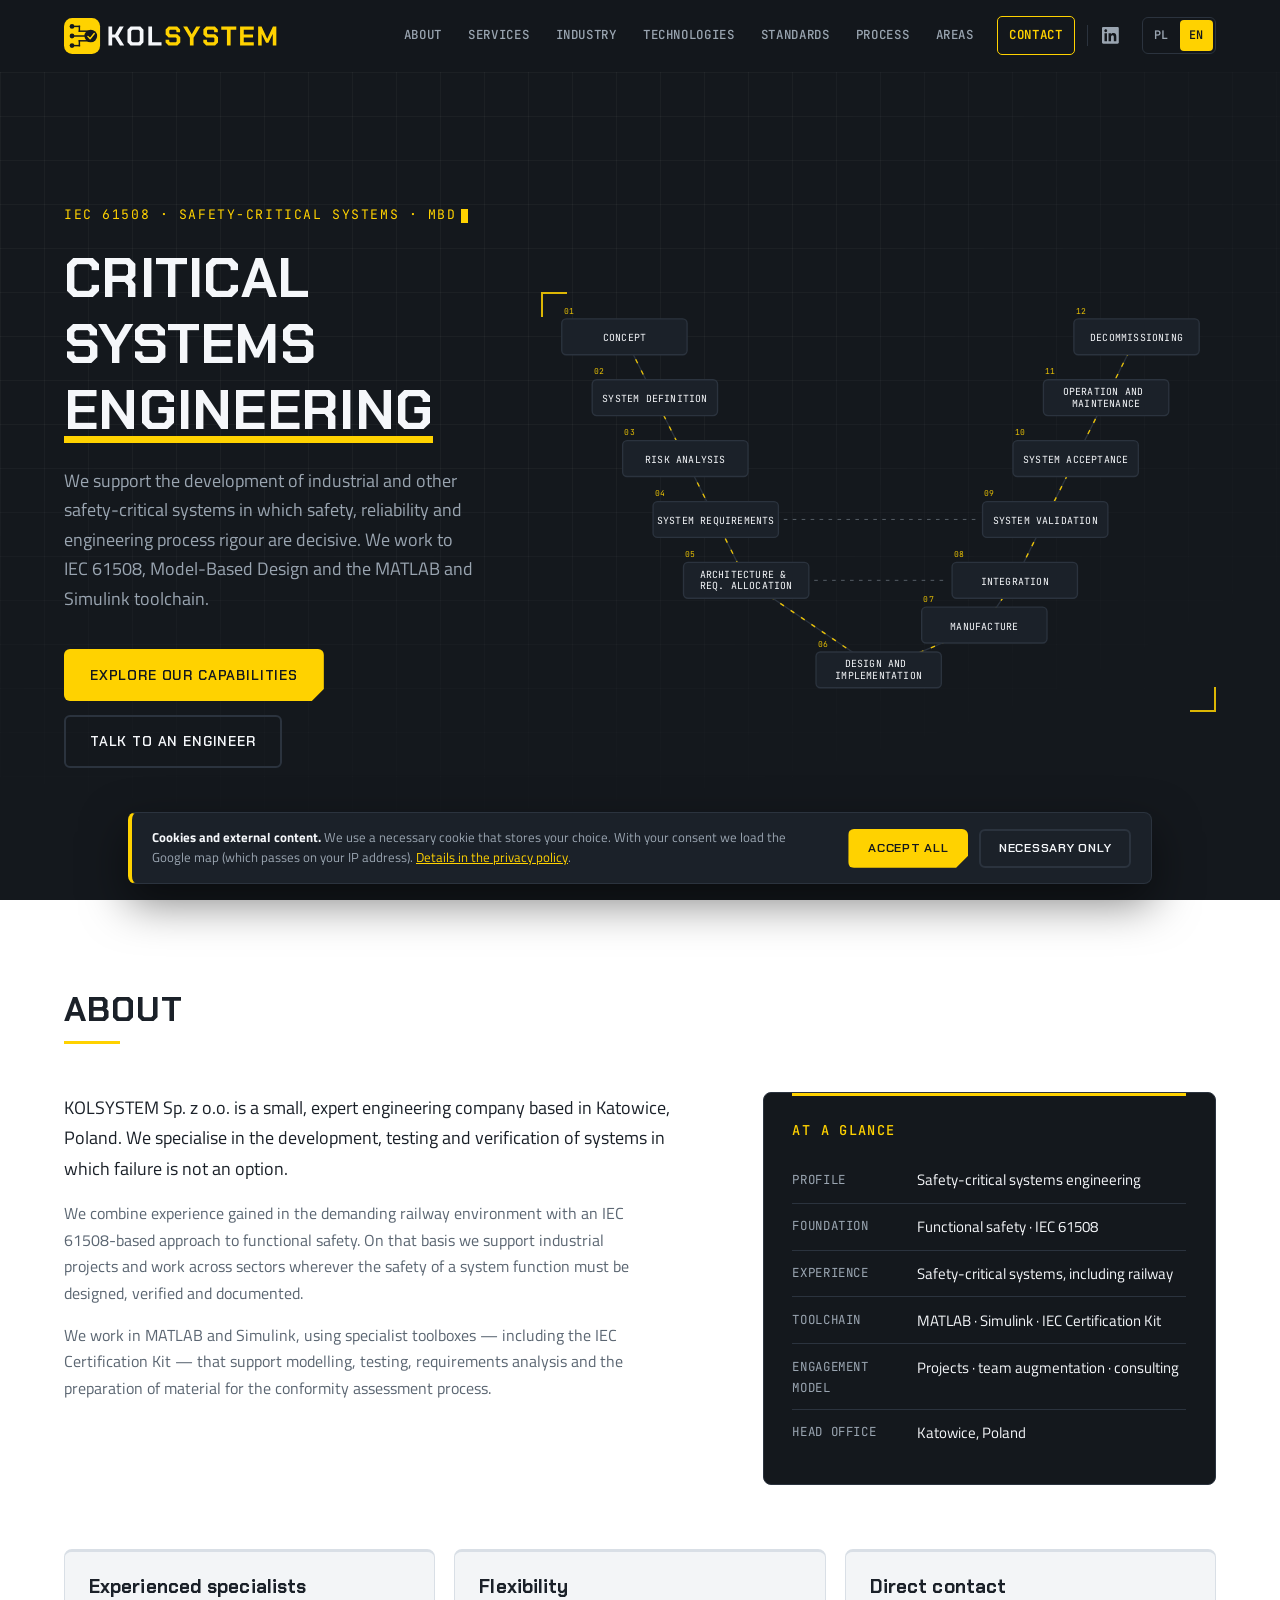
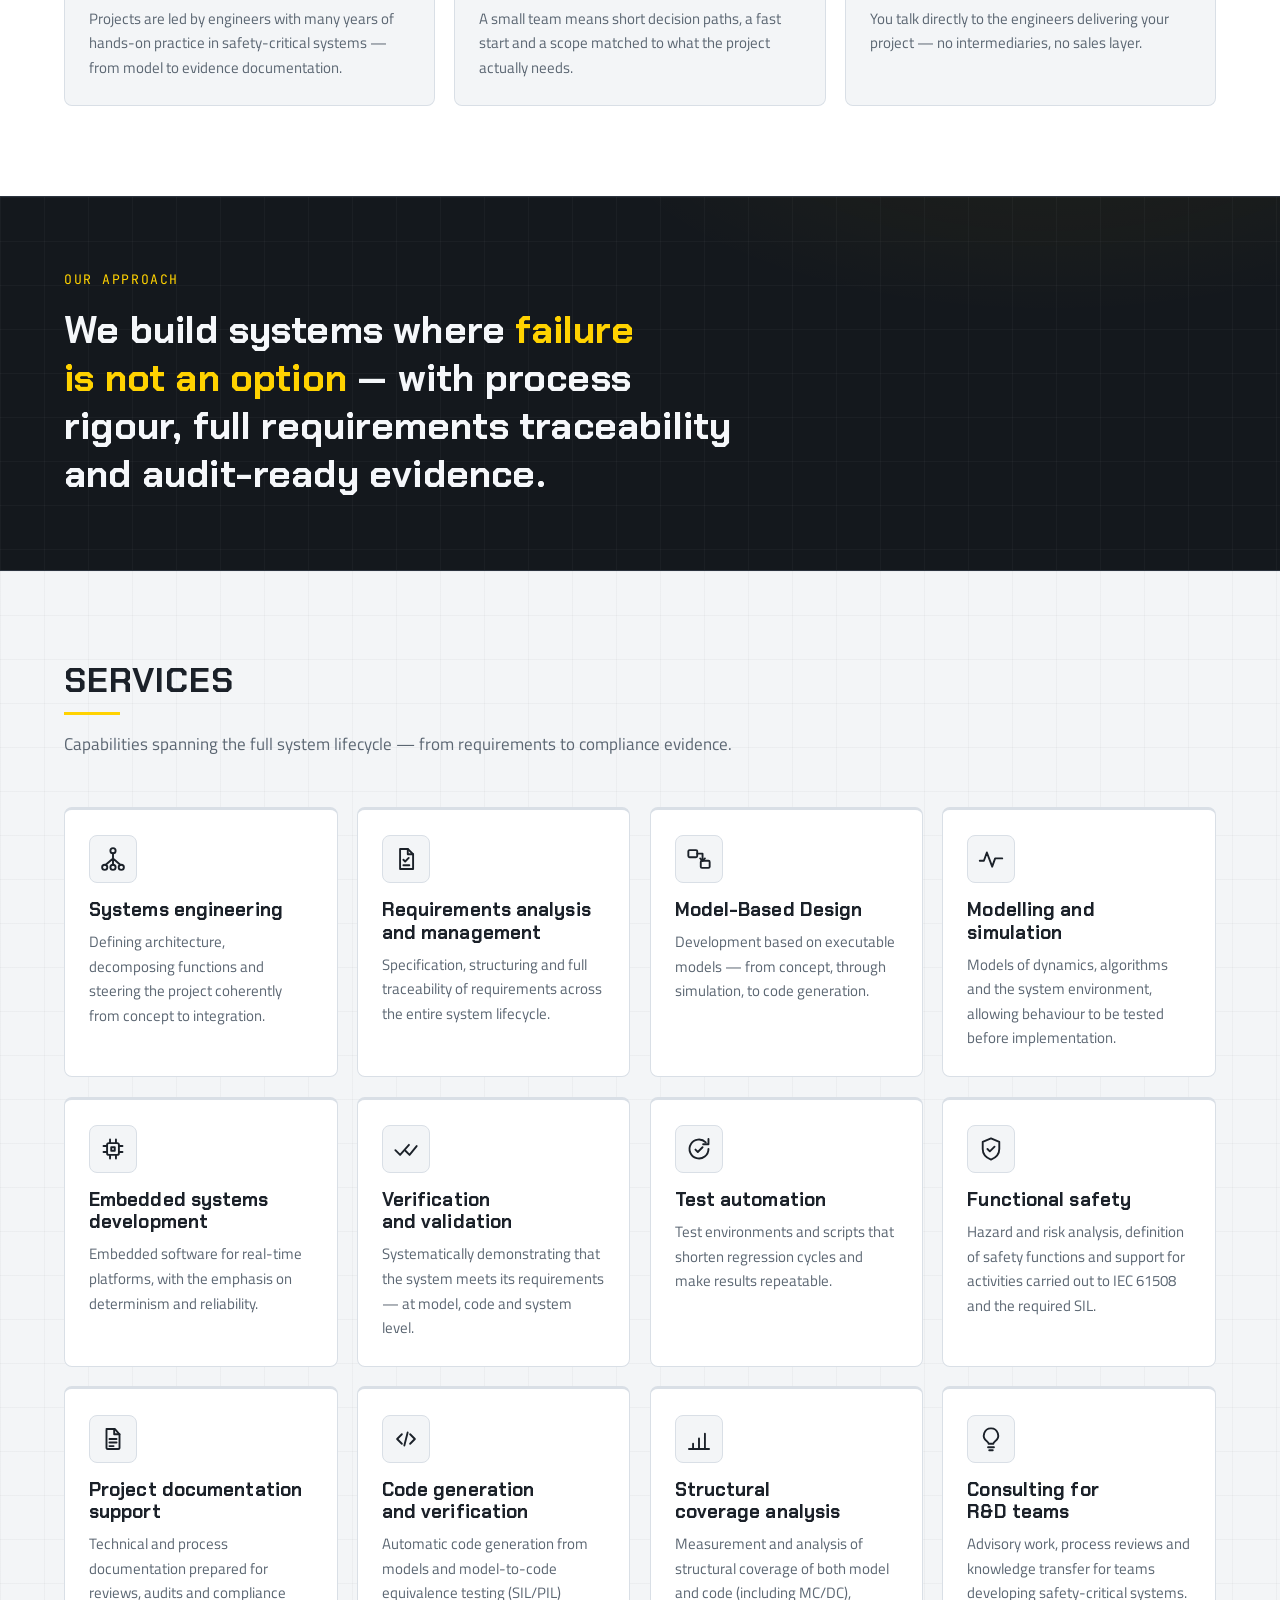
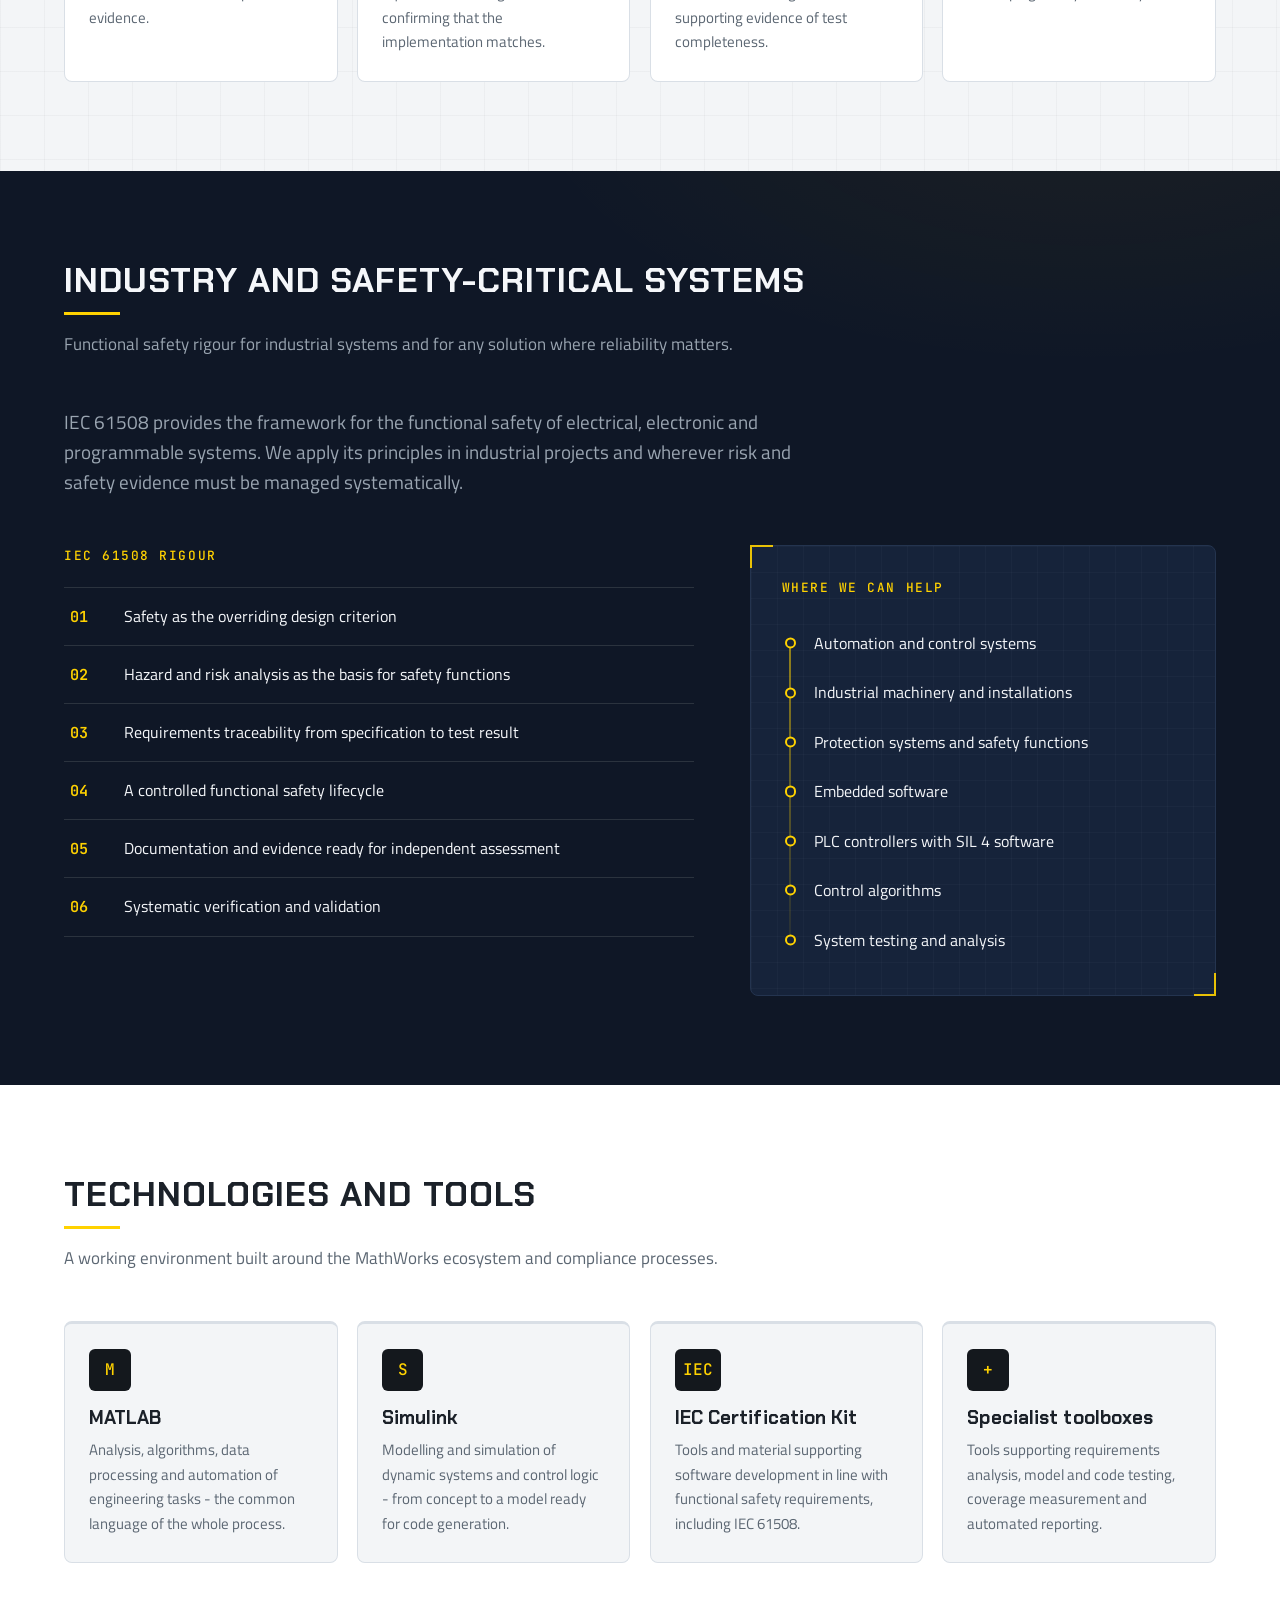
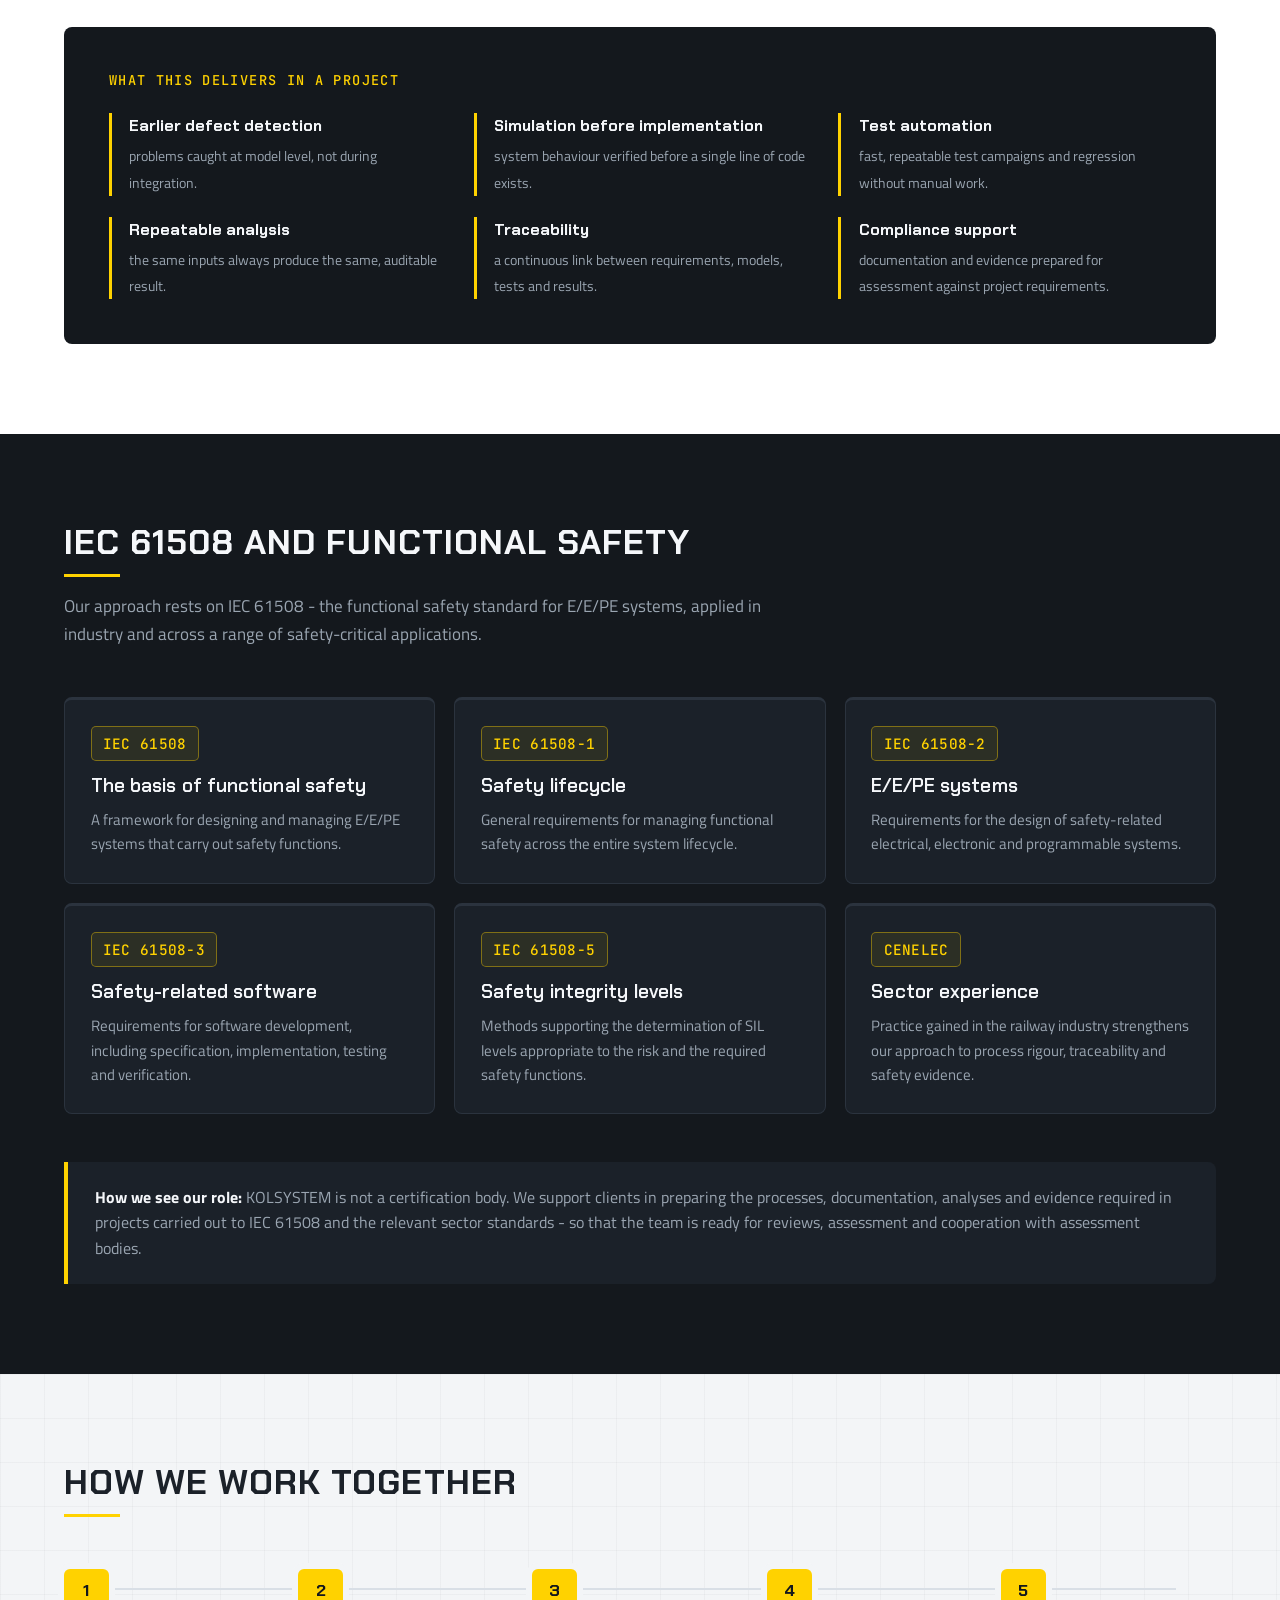
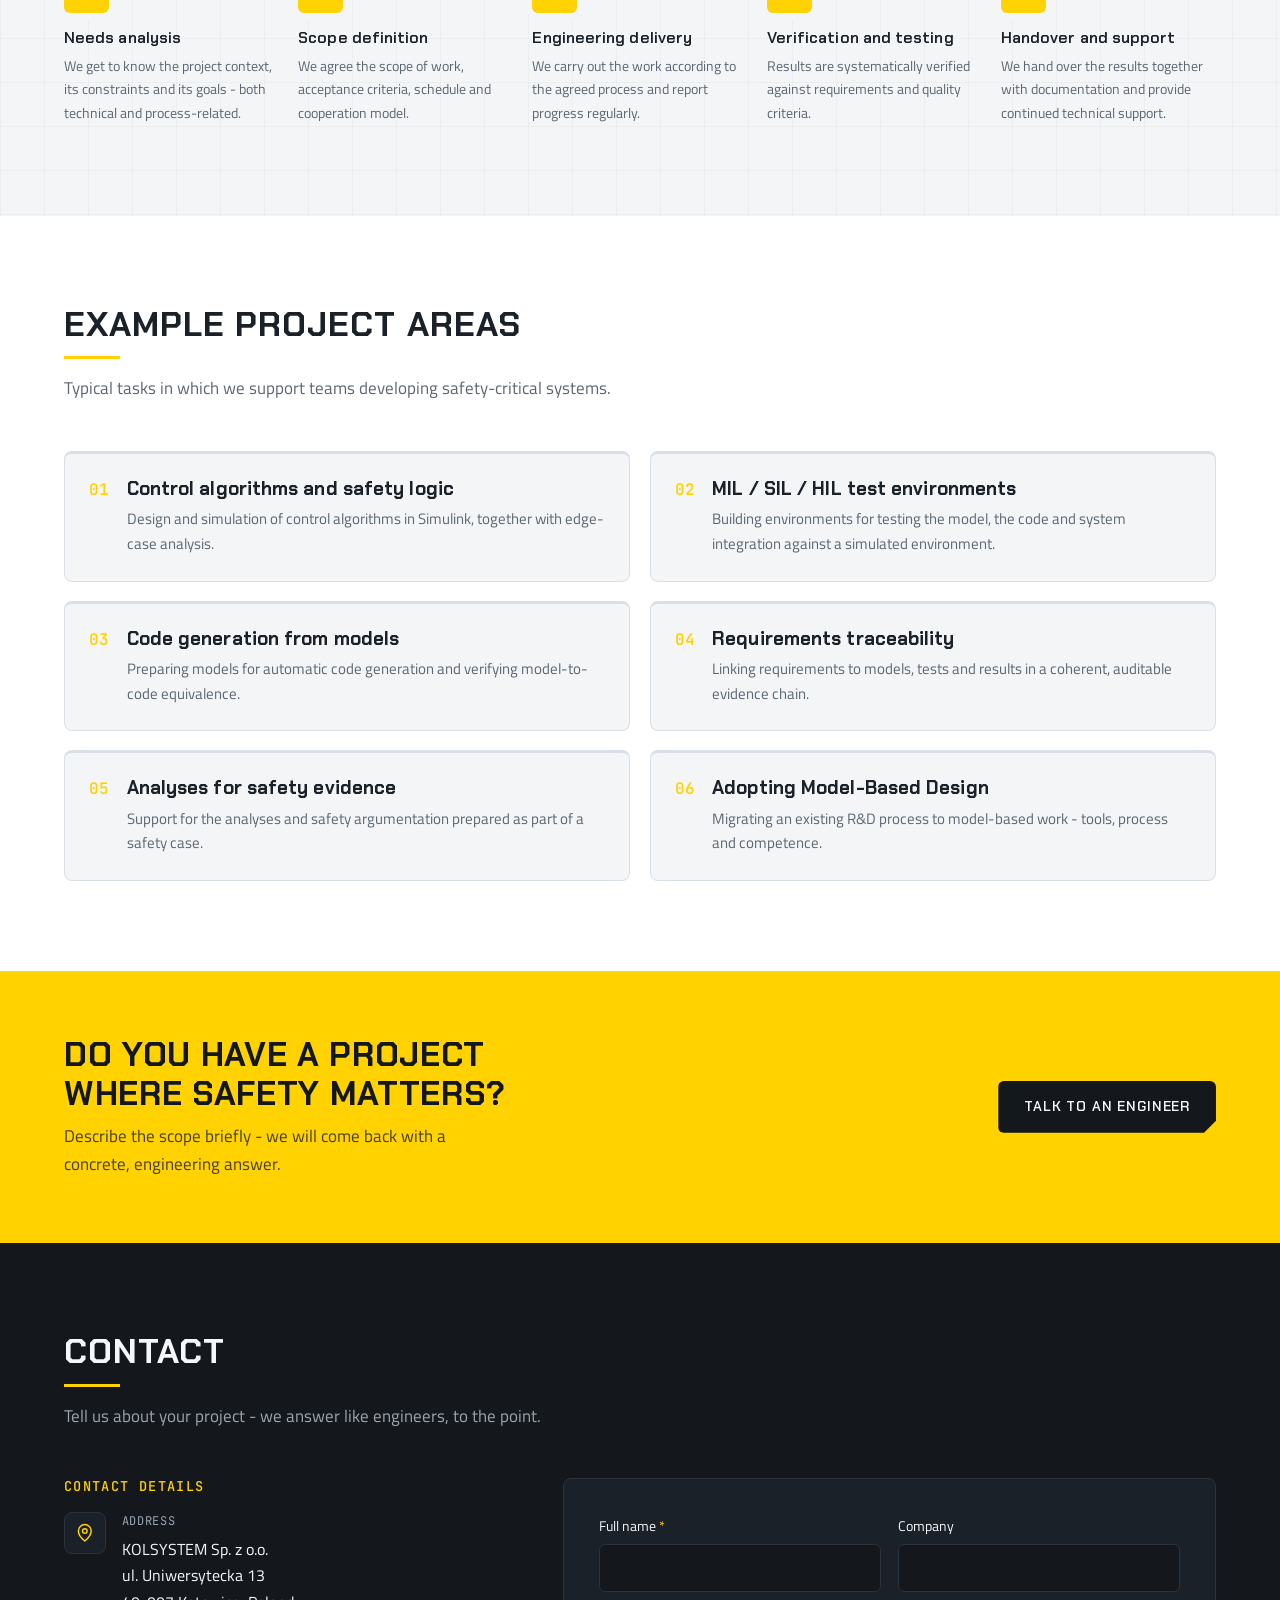
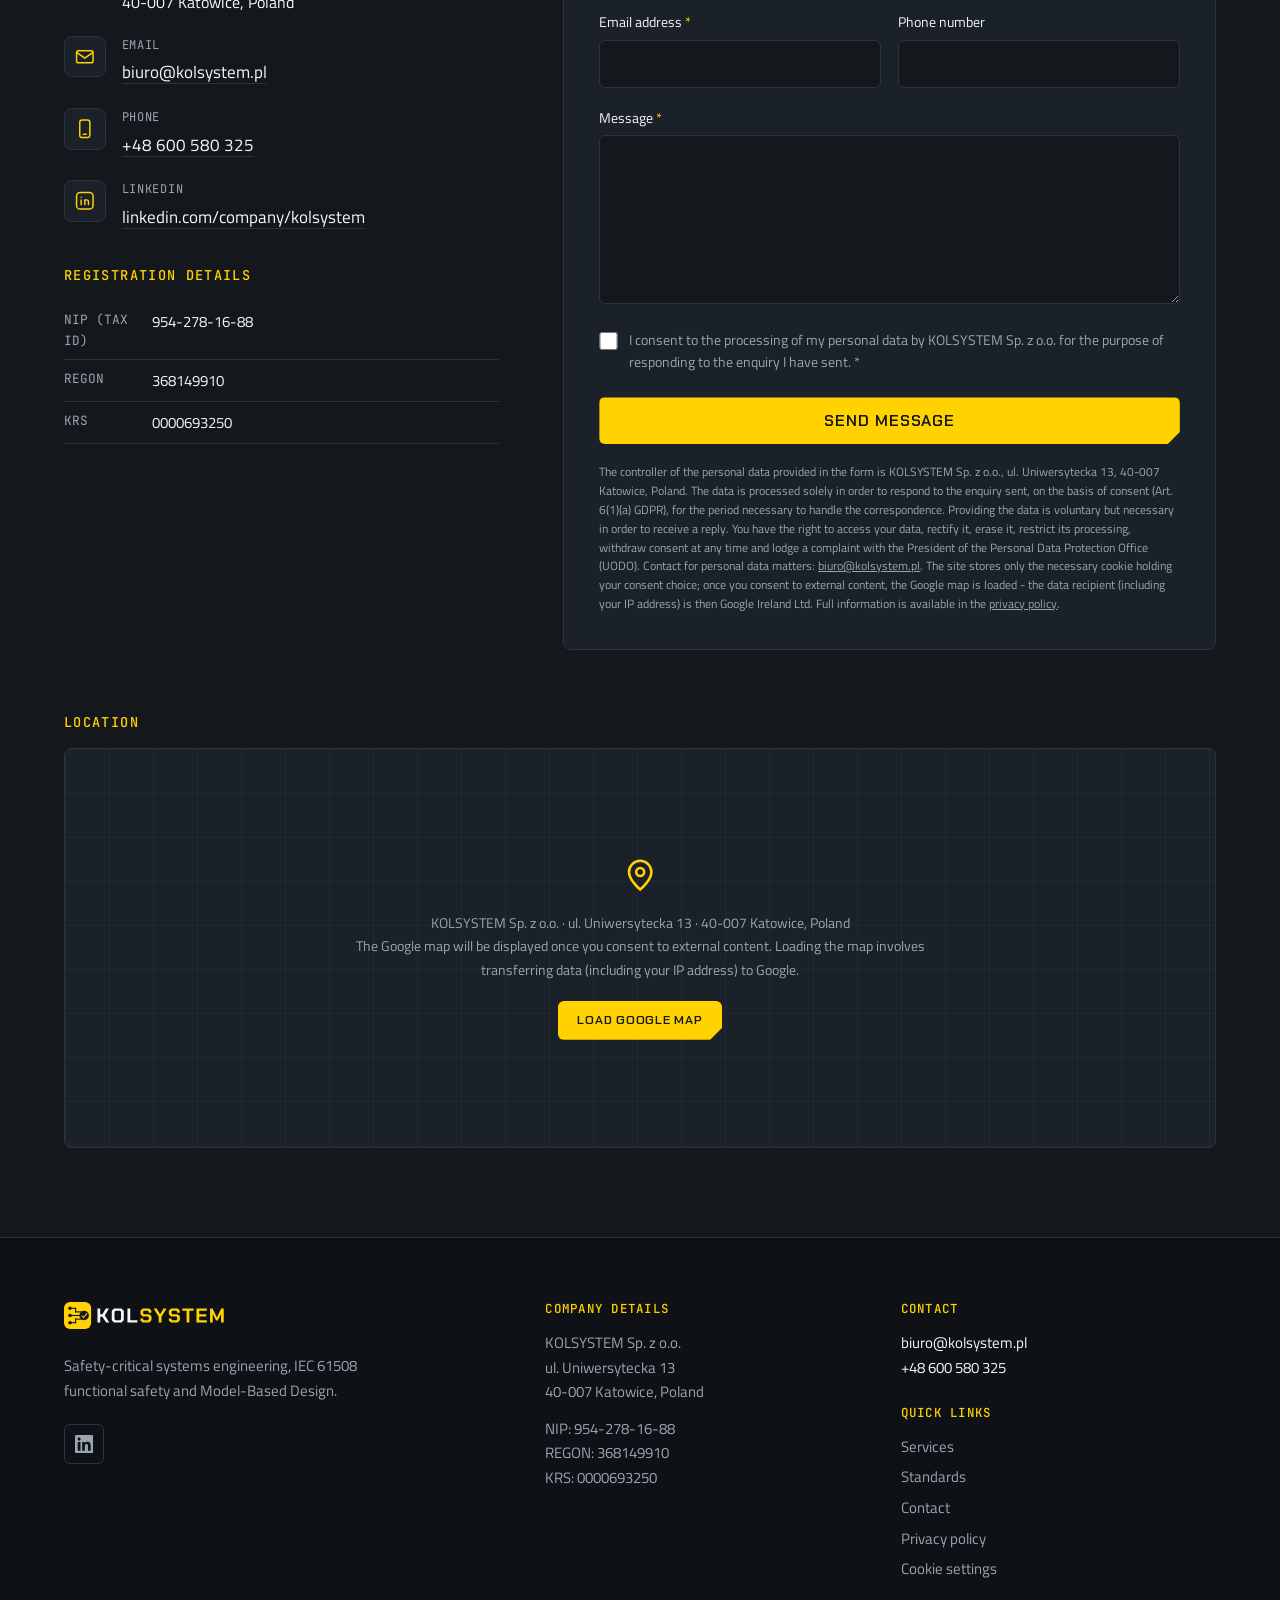
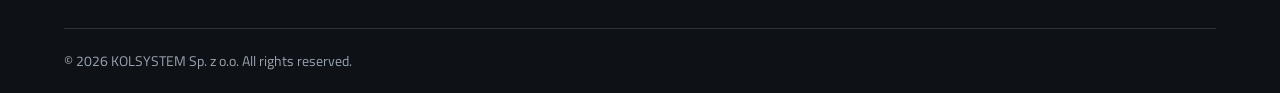
<file: en/index.html>
<!DOCTYPE html>

<html lang="en">
<head>
<meta charset="utf-8"/>
<meta content="width=device-width, initial-scale=1.0" name="viewport"/>
<title>KOLSYSTEM – IEC 61508 Functional Safety | Industrial Engineering</title>
<meta content="KOLSYSTEM Sp. z o.o. - safety-critical systems engineering for industry and a range of sectors. IEC 61508 functional safety, Model-Based Design, MATLAB, Simulink, verification and validation." name="description"/>
<meta content="index,follow" name="robots"/>
<meta content="KOLSYSTEM Sp. z o.o." name="author"/>
<meta content="#14181d" name="theme-color"/>
<link href="https://kolsystem.pl/en/" rel="canonical"/>
<link href="https://kolsystem.pl/" hreflang="pl" rel="alternate"/>
<link href="https://kolsystem.pl/en/" hreflang="en" rel="alternate"/>
<link href="https://kolsystem.pl/" hreflang="x-default" rel="alternate"/>
<link href="../assets/brand/favicon.svg" rel="icon" type="image/svg+xml"/>
<link href="../assets/brand/favicon.ico" rel="icon" type="image/x-icon"/>
<link href="../assets/brand/apple-touch-icon.png" rel="apple-touch-icon"/>
<!-- Open Graph -->
<meta content="website" property="og:type"/>
<meta content="KOLSYSTEM" property="og:site_name"/>
<meta content="KOLSYSTEM – IEC 61508 Functional Safety" property="og:title"/>
<meta content="IEC 61508 functional safety, Model-Based Design, MATLAB and Simulink. Safety-critical systems engineering for industry and a range of sectors." property="og:description"/>
<meta content="https://kolsystem.pl/en/" property="og:url"/>
<meta content="en_GB" property="og:locale"/>
<meta content="https://kolsystem.pl/assets/brand/social-share-1200x630.png" property="og:image"/>
<meta content="image/png" property="og:image:type"/>
<meta content="1200" property="og:image:width"/>
<meta content="630" property="og:image:height"/>
<meta content="KOLSYSTEM – Safety-critical systems engineering. IEC 61508, Model-Based Design, system lifecycle diagram." property="og:image:alt"/>
<!-- Twitter Card -->
<meta content="summary_large_image" name="twitter:card"/>
<meta content="KOLSYSTEM – IEC 61508 Functional Safety" name="twitter:title"/>
<meta content="IEC 61508 functional safety, Model-Based Design, MATLAB and Simulink. Safety-critical systems engineering for industry and a range of sectors." name="twitter:description"/>
<meta content="https://kolsystem.pl/assets/brand/social-share-1200x630.png" name="twitter:image"/>
<!-- Fonty hostowane lokalnie (reguły @font-face w style.css) -->
<link as="font" crossorigin="" href="../assets/fonts/titillium-web-400-latin.woff2" rel="preload" type="font/woff2"/>
<link as="font" crossorigin="" href="../assets/fonts/titillium-web-400-latin-ext.woff2" rel="preload" type="font/woff2"/>
<link as="font" crossorigin="" href="../assets/fonts/chakra-petch-700-latin.woff2" rel="preload" type="font/woff2"/>
<link as="font" crossorigin="" href="../assets/fonts/chakra-petch-700-latin-ext.woff2" rel="preload" type="font/woff2"/>
<!-- ?v= zmieniaj przy każdej zmianie CSS/JS - .htaccess cache'uje je na rok -->
<link href="../assets/css/style.css?v=2026-09-15" rel="stylesheet"/>
<!-- Dane strukturalne dla wyszukiwarek -->
<script type="application/ld+json">{
  "@context": "https://schema.org",
  "@graph": [
    {
      "@type": "Organization",
      "@id": "https://kolsystem.pl/#organization",
      "name": "KOLSYSTEM Sp. z o.o.",
      "legalName": "KOLSYSTEM Spółka z ograniczoną odpowiedzialnością",
      "url": "https://kolsystem.pl/",
      "email": "biuro@kolsystem.pl",
      "telephone": "+48600580325",
      "taxID": "9542781688",
      "vatID": "PL9542781688",
      "address": {
        "@type": "PostalAddress",
        "streetAddress": "ul. Uniwersytecka 13",
        "postalCode": "40-007",
        "addressLocality": "Katowice",
        "addressRegion": "śląskie",
        "addressCountry": "PL"
      },
      "contactPoint": {
        "@type": "ContactPoint",
        "contactType": "customer service",
        "email": "biuro@kolsystem.pl",
        "telephone": "+48600580325",
        "availableLanguage": [
          "pl",
          "en"
        ]
      },
      "areaServed": "PL",
      "hasMap": "https://maps.google.com/maps?q=ul.+Uniwersytecka+13,+40-007+Katowice",
      "sameAs": [
        "https://www.linkedin.com/company/kolsystem/"
      ],
      "knowsAbout": [
        "inżynieria systemów krytycznych",
        "bezpieczeństwo funkcjonalne",
        "Model-Based Design",
        "MATLAB",
        "Simulink",
        "IEC Certification Kit",
        "IEC 61508",
        "systemy E/E/PE",
        "automatyka przemysłowa",
        "Safety Integrity Level (SIL)",
        "weryfikacja i walidacja",
        "Sterowniki PLC z oprogramowaniem SIL4",
        "systemy embedded"
      ],
      "hasOfferCatalog": {
        "@type": "OfferCatalog",
        "name": "Engineering services",
        "itemListElement": [
          {
            "@type": "Offer",
            "itemOffered": {
              "@type": "Service",
              "name": "Systems engineering"
            }
          },
          {
            "@type": "Offer",
            "itemOffered": {
              "@type": "Service",
              "name": "Requirements analysis and management"
            }
          },
          {
            "@type": "Offer",
            "itemOffered": {
              "@type": "Service",
              "name": "Model-Based Design"
            }
          },
          {
            "@type": "Offer",
            "itemOffered": {
              "@type": "Service",
              "name": "Modelling and simulation"
            }
          },
          {
            "@type": "Offer",
            "itemOffered": {
              "@type": "Service",
              "name": "Embedded systems development"
            }
          },
          {
            "@type": "Offer",
            "itemOffered": {
              "@type": "Service",
              "name": "Verification and validation"
            }
          },
          {
            "@type": "Offer",
            "itemOffered": {
              "@type": "Service",
              "name": "Test automation"
            }
          },
          {
            "@type": "Offer",
            "itemOffered": {
              "@type": "Service",
              "name": "Functional safety"
            }
          },
          {
            "@type": "Offer",
            "itemOffered": {
              "@type": "Service",
              "name": "Project documentation support"
            }
          },
          {
            "@type": "Offer",
            "itemOffered": {
              "@type": "Service",
              "name": "Consulting for R&D teams"
            }
          }
        ]
      }
    },
    {
      "@type": "WebSite",
      "@id": "https://kolsystem.pl/#website",
      "url": "https://kolsystem.pl/",
      "name": "KOLSYSTEM",
      "inLanguage": "pl-PL",
      "publisher": {
        "@id": "https://kolsystem.pl/#organization"
      }
    },
    {
      "@type": "WebPage",
      "@id": "https://kolsystem.pl/#webpage",
      "url": "https://kolsystem.pl/",
      "name": "KOLSYSTEM – Safety-critical systems engineering",
      "description": "Expert engineering company from Katowice, Poland: IEC 61508 functional safety, safety-critical systems for industry, Model-Based Design, MATLAB and Simulink, verification and validation.",
      "inLanguage": "pl-PL",
      "isPartOf": {
        "@id": "https://kolsystem.pl/#website"
      },
      "about": {
        "@id": "https://kolsystem.pl/#organization"
      }
    }
  ]
}</script>
</head>
<body>
<a class="skip-link" href="#main">Skip to content</a>
<!-- ============================== NAGŁÓWEK ============================== -->
<header class="site-header" id="top">
<div class="container header-inner">
<a aria-label="KOLSYSTEM – home" class="logo" href="#top">
<img alt="" class="logo-image" height="760" src="../assets/brand/logo-horizontal-primary.svg" width="4510"/>
</a>
<button aria-controls="site-nav" aria-expanded="false" class="nav-toggle" type="button">
<span class="nav-toggle-label">Menu</span>
<span aria-hidden="true" class="nav-toggle-bars"><i></i><i></i><i></i></span>
</button>
<nav aria-label="Main navigation" class="site-nav" id="site-nav">
<ul>
<li><a href="#o-firmie">About</a></li>
<li><a href="#uslugi">Services</a></li>
<li><a href="#przemysl">Industry</a></li>
<li><a href="#technologie">Technologies</a></li>
<li><a href="#standardy">Standards</a></li>
<li><a href="#proces">Process</a></li>
<li><a href="#obszary">Areas</a></li>
<li><a class="nav-cta" href="#kontakt">Contact</a></li>
<li class="nav-social">
<a href="https://www.linkedin.com/company/kolsystem/" rel="noopener" target="_blank">
<svg aria-hidden="true" focusable="false" viewbox="0 0 24 24">
<path d="M20.447 20.452h-3.554v-5.569c0-1.328-.027-3.037-1.852-3.037-1.853 0-2.136 1.445-2.136 2.939v5.667H9.351V9h3.414v1.561h.046c.477-.9 1.637-1.85 3.37-1.85 3.601 0 4.267 2.37 4.267 5.455v6.286zM5.337 7.433c-1.144 0-2.063-.926-2.063-2.065 0-1.138.92-2.063 2.063-2.063 1.14 0 2.064.925 2.064 2.063 0 1.139-.925 2.065-2.064 2.065zm1.782 13.019H3.555V9h3.564v11.452zM22.225 0H1.771C.792 0 0 .774 0 1.729v20.542C0 23.227.792 24 1.771 24h20.451C23.2 24 24 23.227 24 22.271V1.729C24 .774 23.2 0 22.222 0h.003z"></path>
</svg>
<span class="nav-social-label">LinkedIn</span>
<span class="sr-only">(opens in a new tab)</span>
</a>
</li>
</ul>
</nav>
<div aria-label="Language" class="lang-switch" role="group">
<a href="/" hreflang="pl" lang="pl">PL</a>
<a aria-current="true" class="is-active" href="/en/" hreflang="en" lang="en">EN</a>
</div>
</div>
</header>
<main id="main">
<!-- ============================== HERO ============================== -->
<section aria-label="Introduction" class="hero">
<div aria-hidden="true" class="hero-bg"></div>
<div class="container hero-inner">
<div class="hero-copy">
<p class="eyebrow" data-reveal="">IEC 61508 · Safety-critical systems · MBD<span aria-hidden="true" class="cursor"></span></p>
<h1 class="d1" data-reveal="">Critical systems <span class="accent-underline">engineering</span></h1>
<p class="hero-lead" data-delay="2" data-reveal="">
            We support the development of industrial and other safety-critical systems in which safety, reliability and engineering process rigour are decisive. We work to IEC 61508, Model-Based Design and the MATLAB and Simulink toolchain.
          </p>
<div class="hero-actions" data-delay="3" data-reveal="">
<a class="btn btn-primary" href="#uslugi">Explore our capabilities</a>
<a class="btn btn-ghost" href="#kontakt">Talk to an engineer</a>
</div>
</div>
<!-- Animowany diagram: przepływ MBD + odpowiedź skokowa -->
<div aria-hidden="true" class="hero-visual" data-delay="3" data-reveal="">
<svg class="hero-diagram" focusable="false" viewbox="4 28 732 448">
<!-- Ścieżka cyklu (pod blokami) + animowany przepływ -->
<g class="diagram-links">
<path d="M86 68 120 136 154 204 188 272 222 340 370 440 488 390 522 340 556 272 590 204 624 136 658 68"></path>
</g>
<g class="diagram-flow">
<path d="M86 68 120 136 154 204 188 272 222 340 370 440 488 390 522 340 556 272 590 204 624 136 658 68"></path>
</g>
<!-- Relacje weryfikacji i walidacji między gałęziami -->
<g class="v-verif">
<path d="M264 272H480"></path>
<path d="M298 340H446"></path>
</g>
<!-- Fazy cyklu życia systemu -->
<g class="diagram-blocks">
<rect height="40" rx="5" width="140" x="16" y="48"></rect>
<rect height="40" rx="5" width="140" x="50" y="116"></rect>
<rect height="40" rx="5" width="140" x="84" y="184"></rect>
<rect height="40" rx="5" width="140" x="118" y="252"></rect>
<rect height="40" rx="5" width="140" x="152" y="320"></rect>
<rect height="40" rx="5" width="140" x="300" y="420"></rect>
<rect height="40" rx="5" width="140" x="418" y="370"></rect>
<rect height="40" rx="5" width="140" x="452" y="320"></rect>
<rect height="40" rx="5" width="140" x="486" y="252"></rect>
<rect height="40" rx="5" width="140" x="520" y="184"></rect>
<rect height="40" rx="5" width="140" x="554" y="116"></rect>
<rect height="40" rx="5" width="140" x="588" y="48"></rect>
<text class="v-num" x="18" y="42">01</text>
<text class="v-num" x="52" y="110">02</text>
<text class="v-num" x="86" y="178">03</text>
<text class="v-num" x="120" y="246">04</text>
<text class="v-num" x="154" y="314">05</text>
<text class="v-num" x="302" y="414">06</text>
<text class="v-num" x="420" y="364">07</text>
<text class="v-num" x="454" y="314">08</text>
<text class="v-num" x="488" y="246">09</text>
<text class="v-num" x="522" y="178">10</text>
<text class="v-num" x="556" y="110">11</text>
<text class="v-num" x="590" y="42">12</text>
<text x="86" y="73">CONCEPT</text>
<text x="120" y="141">SYSTEM DEFINITION</text>
<text x="154" y="209">RISK ANALYSIS</text>
<text x="188" y="277">SYSTEM REQUIREMENTS</text>
<text x="222" y="337">
<tspan x="222">ARCHITECTURE &amp;</tspan>
<tspan x="222" y="350">REQ. ALLOCATION</tspan>
</text>
<text x="370" y="437">
<tspan x="370">DESIGN AND</tspan>
<tspan x="370" y="450">IMPLEMENTATION</tspan>
</text>
<text x="488" y="395">MANUFACTURE</text>
<text x="522" y="345">INTEGRATION</text>
<text x="556" y="277">SYSTEM VALIDATION</text>
<text x="590" y="209">SYSTEM ACCEPTANCE</text>
<text x="624" y="133">
<tspan x="624">OPERATION AND</tspan>
<tspan x="624" y="146">MAINTENANCE</tspan>
</text>
<text x="658" y="73">DECOMMISSIONING</text>
</g>
</svg>
</div>
</div>
</section>
<!-- ============================== O FIRMIE ============================== -->
<section aria-labelledby="o-firmie-h" class="section section--light" id="o-firmie">
<div class="container">
<header class="section-head" data-reveal="">
<h2 id="o-firmie-h">About</h2>
</header>
<div class="about-grid">
<div class="about-copy" data-reveal="">
<p class="section-lead">
              KOLSYSTEM Sp. z o.o. is a small, expert engineering company based in Katowice, Poland. We specialise in the development, testing and verification of systems in which failure is not an option.
            </p>
<p>
              We combine experience gained in the demanding railway environment with an IEC 61508-based approach to functional safety. On that basis we support industrial projects and work across sectors wherever the safety of a system function must be designed, verified and documented.
            </p>
<p>
              We work in MATLAB and Simulink, using specialist toolboxes — including the IEC Certification Kit — that support modelling, testing, requirements analysis and the preparation of material for the conformity assessment process.
            </p>
</div>
<aside aria-label="KOLSYSTEM w skrócie" class="spec-card" data-delay="2" data-reveal="">
<h3 class="spec-title">At a glance</h3>
<dl class="spec-list">
<div>
<dt>Profile</dt>
<dd>Safety-critical systems engineering</dd>
</div>
<div>
<dt>Foundation</dt>
<dd>Functional safety · IEC 61508</dd>
</div>
<div>
<dt>Experience</dt>
<dd>Safety-critical systems, including railway</dd>
</div>
<div>
<dt>Toolchain</dt>
<dd>MATLAB · Simulink · IEC Certification Kit</dd>
</div>
<div>
<dt>Engagement model</dt>
<dd>Projects · team augmentation · consulting</dd>
</div>
<div>
<dt>Head office</dt>
<dd>Katowice, Poland</dd>
</div>
</dl>
</aside>
</div>
<ul class="advantages">
<li class="advantage" data-reveal="">
<h3>Experienced specialists</h3>
<p>Projects are led by engineers with many years of hands-on practice in safety-critical systems — from model to evidence documentation.</p>
</li>
<li class="advantage" data-delay="2" data-reveal="">
<h3>Flexibility</h3>
<p>A small team means short decision paths, a fast start and a scope matched to what the project actually needs.</p>
</li>
<li class="advantage" data-delay="3" data-reveal="">
<h3>Direct contact</h3>
<p>You talk directly to the engineers delivering your project — no intermediaries, no sales layer.</p>
</li>
</ul>
</div>
</section>
<!-- ============================== MANIFEST ============================== -->
<section aria-label="Our approach" class="statement">
<div class="container" data-reveal="">
<p class="statement-eyebrow">Our approach</p>
<p class="statement-text">We build systems where <span>failure is not an option</span> — with process rigour, full requirements traceability and audit-ready evidence.</p>
</div>
</section>
<!-- ============================== USŁUGI ============================== -->
<section aria-labelledby="uslugi-h" class="section section--gray" id="uslugi">
<div class="container">
<header class="section-head" data-reveal="">
<h2 id="uslugi-h">Services</h2>
<p class="section-sub">Capabilities spanning the full system lifecycle — from requirements to compliance evidence.</p>
</header>
<ul class="cards-grid services-grid">
<li class="card" data-reveal="">
<svg aria-hidden="true" class="card-icon" viewbox="0 0 24 24">
<circle cx="12" cy="5" r="2.2"></circle>
<circle cx="5" cy="19" r="2.2"></circle>
<circle cx="12" cy="19" r="2.2"></circle>
<circle cx="19" cy="19" r="2.2"></circle>
<path d="M12 7.2v9.6M12 11.5 5.6 17M12 11.5l6.4 5.5"></path>
</svg>
<h3>Systems engineering</h3>
<p>Defining architecture, decomposing functions and steering the project coherently from concept to integration.
            </p>
</li>
<li class="card" data-delay="2" data-reveal="">
<svg aria-hidden="true" class="card-icon" viewbox="0 0 24 24">
<path d="M7 3.5h6.5L18 8v12.5H7z"></path>
<path d="M13.5 3.5V8H18"></path>
<path d="m9.8 12.6 1.5 1.5 3-3"></path>
<path d="M9.8 17.3h5"></path>
</svg>
<h3>Requirements analysis and management</h3>
<p>Specification, structuring and full traceability of requirements across the entire system lifecycle.</p>
</li>
<li class="card" data-delay="3" data-reveal="">
<svg aria-hidden="true" class="card-icon" viewbox="0 0 24 24">
<rect height="6" rx="1" width="7.5" x="3" y="4.5"></rect>
<rect height="6" rx="1" width="7.5" x="13.5" y="13.5"></rect>
<path d="M10.5 7.5h4.5v6"></path>
<path d="m13 11.5 2 2 2-2"></path>
</svg>
<h3>Model-Based Design</h3>
<p>Development based on executable models — from concept, through simulation, to code generation.</p>
</li>
<li class="card" data-reveal="">
<svg aria-hidden="true" class="card-icon" viewbox="0 0 24 24">
<path d="M2.5 13.5H6l2.5-7 4.5 12 2.5-7h6"></path>
</svg>
<h3>Modelling and simulation</h3>
<p>Models of dynamics, algorithms and the system environment, allowing behaviour to be tested before implementation.</p>
</li>
<li class="card" data-delay="2" data-reveal="">
<svg aria-hidden="true" class="card-icon" viewbox="0 0 24 24">
<rect height="10" rx="1.5" width="10" x="7" y="7"></rect>
<rect height="3" width="3" x="10.5" y="10.5"></rect>
<path d="M9.5 7V4m5 3V4m-5 16v-3m5 3v-3M7 9.5H4m3 5H4m16-5h-3m3 5h-3"></path>
</svg>
<h3>Embedded systems development</h3>
<p>Embedded software for real-time platforms, with the emphasis on determinism and reliability.</p>
</li>
<li class="card" data-delay="3" data-reveal="">
<svg aria-hidden="true" class="card-icon" viewbox="0 0 24 24">
<path d="m3 13 4 4 7.5-8.5"></path>
<path d="m11.5 13.5 3.5 3.5L21 9.5"></path>
</svg>
<h3>Verification and validation</h3>
<p>Systematically demonstrating that the system meets its requirements — at model, code and system level.</p>
</li>
<li class="card" data-reveal="">
<svg aria-hidden="true" class="card-icon" viewbox="0 0 24 24">
<path d="M20 12a8 8 0 1 1-2.3-5.6"></path>
<path d="M20 3.5V8h-4.5"></path>
<path d="m9 12.5 2 2 4-4"></path>
</svg>
<h3>Test automation</h3>
<p>Test environments and scripts that shorten regression cycles and make results repeatable.</p>
</li>
<li class="card" data-delay="2" data-reveal="">
<svg aria-hidden="true" class="card-icon" viewbox="0 0 24 24">
<path d="m12 3 7 3v6c0 4.4-3 7.4-7 9-4-1.6-7-4.6-7-9V6z"></path>
<path d="m9 12 2 2 4-4"></path>
</svg>
<h3>Functional safety</h3>
<p>Hazard and risk analysis, definition of safety functions and support for activities carried out to IEC 61508 and the required SIL.</p>
</li>
<li class="card" data-delay="3" data-reveal="">
<svg aria-hidden="true" class="card-icon" viewbox="0 0 24 24">
<path d="M6.5 3.5h7L17.5 8v11.5a1 1 0 0 1-1 1h-9a1 1 0 0 1-1-1V4.5a1 1 0 0 1 1-1z"></path>
<path d="M13 3.5V8h4.5"></path>
<path d="M9 12h6M9 15h6M9 18h3.5"></path>
</svg>
<h3>Project documentation support</h3>
<p>Technical and process documentation prepared for reviews, audits and compliance evidence.</p>
</li>
<li class="card" data-reveal="">
<svg aria-hidden="true" class="card-icon" viewbox="0 0 24 24">
<path d="M8.5 8 4.5 12l4 4"></path>
<path d="m15.5 8 4 4-4 4"></path>
<path d="M13.4 6.5 10.6 17.5"></path>
</svg>
<h3>Code generation and verification</h3>
<p>Automatic code generation from models and model-to-code equivalence testing (SIL/PIL) confirming that the implementation matches.</p>
</li>
<li class="card" data-delay="2" data-reveal="">
<svg aria-hidden="true" class="card-icon" viewbox="0 0 24 24">
<path d="M3.5 20.5h17"></path>
<path d="M7 20.5v-4.5M12 20.5v-9M17 20.5v-13"></path>
</svg>
<h3>Structural coverage analysis</h3>
<p>Measurement and analysis of structural coverage of both model and code (including MC/DC), supporting evidence of test completeness.</p>
</li>
<li class="card" data-delay="3" data-reveal="">
<svg aria-hidden="true" class="card-icon" viewbox="0 0 24 24">
<path d="M12 3a6 6 0 0 0-3.5 10.9c.9.7 1.5 1.3 1.5 2.1h4c0-.8.6-1.4 1.5-2.1A6 6 0 0 0 12 3z"></path>
<path d="M9.5 19h5M10.5 21.5h3"></path>
</svg>
<h3>Consulting for R&amp;D teams</h3>
<p>Advisory work, process reviews and knowledge transfer for teams developing safety-critical systems.</p>
</li>
</ul>
</div>
</section>
<!-- ============================== PRZEMYSŁ I SYSTEMY KRYTYCZNE ============================== -->
<section aria-labelledby="przemysl-h" class="section section--navy" id="przemysl">
<div class="container">
<header class="section-head" data-reveal="">
<h2 id="przemysl-h">Industry and safety-critical systems</h2>
<p class="section-sub">Functional safety rigour for industrial systems and for any solution where reliability matters.</p>
</header>
<p class="rail-lead" data-reveal="">
          IEC 61508 provides the framework for the functional safety of electrical, electronic and programmable systems. We apply its principles in industrial projects and wherever risk and safety evidence must be managed systematically.
        </p>
<div class="rail-layout">
<div class="rail-reqs-wrap" data-reveal="">
<span class="rail-eyebrow">IEC 61508 rigour</span>
<ul class="rail-reqs">
<li><span aria-hidden="true" class="rail-reqs-num">01</span><span class="rail-reqs-text">Safety as the overriding design criterion</span></li>
<li><span aria-hidden="true" class="rail-reqs-num">02</span><span class="rail-reqs-text">Hazard and risk analysis as the basis for safety functions</span></li>
<li><span aria-hidden="true" class="rail-reqs-num">03</span><span class="rail-reqs-text">Requirements traceability from specification to test result</span></li>
<li><span aria-hidden="true" class="rail-reqs-num">04</span><span class="rail-reqs-text">A controlled functional safety lifecycle</span></li>
<li><span aria-hidden="true" class="rail-reqs-num">05</span><span class="rail-reqs-text">Documentation and evidence ready for independent assessment</span></li>
<li><span aria-hidden="true" class="rail-reqs-num">06</span><span class="rail-reqs-text">Systematic verification and validation</span></li>
</ul>
</div>
<aside aria-label="Możliwe obszary wsparcia" class="rail-panel" data-delay="2" data-reveal="">
<span class="rail-eyebrow">Where we can help</span>
<ul class="rail-chain">
<li>Automation and control systems</li>
<li>Industrial machinery and installations</li>
<li>Protection systems and safety functions</li>
<li>Embedded software</li>
<li>PLC controllers with SIL 4 software</li>
<li>Control algorithms</li>
<li>System testing and analysis</li>
</ul>
</aside>
</div>
</div>
</section>
<!-- ============================== TECHNOLOGIE ============================== -->
<section aria-labelledby="technologie-h" class="section section--light" id="technologie">
<div class="container">
<header class="section-head" data-reveal="">
<h2 id="technologie-h">Technologies and tools</h2>
<p class="section-sub">A working environment built around the MathWorks ecosystem and compliance processes.</p>
</header>
<ul class="tech-grid">
<li class="tech-card" data-reveal="">
<span class="tech-badge">M</span>
<h3>MATLAB</h3>
<p>Analysis, algorithms, data processing and automation of engineering tasks - the common language of the whole process.</p>
</li>
<li class="tech-card" data-delay="2" data-reveal="">
<span class="tech-badge">S</span>
<h3>Simulink</h3>
<p>Modelling and simulation of dynamic systems and control logic - from concept to a model ready for code generation.</p>
</li>
<li class="tech-card" data-delay="3" data-reveal="">
<span class="tech-badge">IEC</span>
<h3>IEC Certification Kit</h3>
<p>Tools and material supporting software development in line with functional safety requirements, including IEC 61508.</p>
</li>
<li class="tech-card" data-delay="4" data-reveal="">
<span class="tech-badge">+</span>
<h3>Specialist toolboxes</h3>
<p>Tools supporting requirements analysis, model and code testing, coverage measurement and automated reporting.</p>
</li>
</ul>
<div class="value-block" data-reveal="">
<h3 class="value-title">What this delivers in a project</h3>
<ul class="value-grid">
<li><strong>Earlier defect detection</strong><span>problems caught at model level, not during integration.</span></li>
<li><strong>Simulation before implementation</strong><span>system behaviour verified before a single line of code exists.</span></li>
<li><strong>Test automation</strong><span>fast, repeatable test campaigns and regression without manual work.</span></li>
<li><strong>Repeatable analysis</strong><span>the same inputs always produce the same, auditable result.</span></li>
<li><strong>Traceability</strong><span>a continuous link between requirements, models, tests and results.</span>
</li>
<li><strong>Compliance support</strong><span>documentation and evidence prepared for assessment against project requirements.</span></li>
</ul>
</div>
</div>
</section>
<!-- ============================== STANDARDY ============================== -->
<section aria-labelledby="standardy-h" class="section section--dark" id="standardy">
<div class="container">
<header class="section-head" data-reveal="">
<h2 id="standardy-h">IEC 61508 and functional safety</h2>
<p class="section-sub">Our approach rests on IEC 61508 - the functional safety standard for E/E/PE systems, applied in industry and across a range of safety-critical applications.</p>
</header>
<ul class="standards-grid">
<li class="standard" data-reveal="">
<span class="standard-code">IEC 61508</span>
<h3>The basis of functional safety</h3>
<p>A framework for designing and managing E/E/PE systems that carry out safety functions.</p>
</li>
<li class="standard" data-delay="2" data-reveal="">
<span class="standard-code">IEC 61508-1</span>
<h3>Safety lifecycle</h3>
<p>General requirements for managing functional safety across the entire system lifecycle.</p>
</li>
<li class="standard" data-delay="3" data-reveal="">
<span class="standard-code">IEC 61508-2</span>
<h3>E/E/PE systems</h3>
<p>Requirements for the design of safety-related electrical, electronic and programmable systems.</p>
</li>
<li class="standard" data-reveal="">
<span class="standard-code">IEC 61508-3</span>
<h3>Safety-related software</h3>
<p>Requirements for software development, including specification, implementation, testing and verification.
            </p>
</li>
<li class="standard" data-delay="2" data-reveal="">
<span class="standard-code">IEC 61508-5</span>
<h3>Safety integrity levels</h3>
<p>Methods supporting the determination of SIL levels appropriate to the risk and the required safety functions.
            </p>
</li>
<li class="standard" data-delay="3" data-reveal="">
<span class="standard-code">CENELEC</span>
<h3>Sector experience</h3>
<p>Practice gained in the railway industry strengthens our approach to process rigour, traceability and safety evidence.</p>
</li>
</ul>
<div class="disclaimer" data-reveal="" role="note">
<p>
<strong>How we see our role:</strong> KOLSYSTEM is not a certification body. We support clients in preparing the processes, documentation, analyses and evidence required in projects carried out to IEC 61508 and the relevant sector standards - so that the team is ready for reviews, assessment and cooperation with assessment bodies.
          </p>
</div>
</div>
</section>
<!-- ============================== PROCES ============================== -->
<section aria-labelledby="proces-h" class="section section--gray" id="proces">
<div class="container">
<header class="section-head" data-reveal="">
<h2 id="proces-h">How we work together</h2>
</header>
<ol class="process">
<li class="process-step" data-reveal="">
<span class="process-num">1</span>
<h3>Needs analysis</h3>
<p>We get to know the project context, its constraints and its goals - both technical and process-related.</p>
</li>
<li class="process-step" data-delay="2" data-reveal="">
<span class="process-num">2</span>
<h3>Scope definition</h3>
<p>We agree the scope of work, acceptance criteria, schedule and cooperation model.</p>
</li>
<li class="process-step" data-delay="3" data-reveal="">
<span class="process-num">3</span>
<h3>Engineering delivery</h3>
<p>We carry out the work according to the agreed process and report progress regularly.</p>
</li>
<li class="process-step" data-delay="4" data-reveal="">
<span class="process-num">4</span>
<h3>Verification and testing</h3>
<p>Results are systematically verified against requirements and quality criteria.</p>
</li>
<li class="process-step" data-delay="5" data-reveal="">
<span class="process-num">5</span>
<h3>Handover and support</h3>
<p>We hand over the results together with documentation and provide continued technical support.</p>
</li>
</ol>
</div>
</section>
<!-- ============================== OBSZARY PROJEKTOWE ============================== -->
<section aria-labelledby="obszary-h" class="section section--light" id="obszary">
<div class="container">
<header class="section-head" data-reveal="">
<h2 id="obszary-h">Example project areas</h2>
<p class="section-sub">Typical tasks in which we support teams developing safety-critical systems.</p>
</header>
<ul class="areas-list">
<li class="area" data-reveal="">
<span aria-hidden="true" class="area-num">01</span>
<div>
<h3>Control algorithms and safety logic</h3>
<p>Design and simulation of control algorithms in Simulink, together with edge-case analysis.</p>
</div>
</li>
<li class="area" data-delay="2" data-reveal="">
<span aria-hidden="true" class="area-num">02</span>
<div>
<h3>MIL / SIL / HIL test environments</h3>
<p>Building environments for testing the model, the code and system integration against a simulated environment.</p>
</div>
</li>
<li class="area" data-delay="3" data-reveal="">
<span aria-hidden="true" class="area-num">03</span>
<div>
<h3>Code generation from models</h3>
<p>Preparing models for automatic code generation and verifying model-to-code equivalence.</p>
</div>
</li>
<li class="area" data-reveal="">
<span aria-hidden="true" class="area-num">04</span>
<div>
<h3>Requirements traceability</h3>
<p>Linking requirements to models, tests and results in a coherent, auditable evidence chain.</p>
</div>
</li>
<li class="area" data-delay="2" data-reveal="">
<span aria-hidden="true" class="area-num">05</span>
<div>
<h3>Analyses for safety evidence</h3>
<p>Support for the analyses and safety argumentation prepared as part of a safety case.</p>
</div>
</li>
<li class="area" data-delay="3" data-reveal="">
<span aria-hidden="true" class="area-num">06</span>
<div>
<h3>Adopting Model-Based Design</h3>
<p>Migrating an existing R&amp;D process to model-based work - tools, process and competence.</p>
</div>
</li>
</ul>
</div>
</section>
<!-- ============================== CTA ============================== -->
<section aria-label="Invitation to work together" class="cta-band">
<div class="container cta-band-inner" data-reveal="">
<div class="cta-band-copy">
<h2 class="cta-band-title">Do you have a project where safety matters?</h2>
<p class="cta-band-text">Describe the scope briefly - we will come back with a concrete, engineering answer.</p>
</div>
<a class="btn cta-band-btn" href="#kontakt">Talk to an engineer</a>
</div>
</section>
<!-- ============================== KONTAKT ============================== -->
<section aria-labelledby="kontakt-h" class="section section--dark" id="kontakt">
<div class="container">
<header class="section-head" data-reveal="">
<h2 id="kontakt-h">Contact</h2>
<p class="section-sub">Tell us about your project - we answer like engineers, to the point.</p>
</header>
<div class="contact-grid">
<div class="contact-info" data-reveal="">
<h3>Contact details</h3>
<ul class="contact-list">
<li>
<svg aria-hidden="true" class="contact-icon" focusable="false" viewbox="0 0 24 24">
<path d="M12 21s-7-5.75-7-11a7 7 0 1 1 14 0c0 5.25-7 11-7 11z"></path>
<circle cx="12" cy="10" r="2.5"></circle>
</svg>
<span class="contact-label">Address</span>
<address>KOLSYSTEM Sp. z o.o.<br/>ul. Uniwersytecka 13<br/>40-007 Katowice, Poland</address>
</li>
<li>
<svg aria-hidden="true" class="contact-icon" focusable="false" viewbox="0 0 24 24">
<rect height="13" rx="2" width="18" x="3" y="5.5"></rect>
<path d="m3.5 7.5 8.5 6 8.5-6"></path>
</svg>
<span class="contact-label">Email</span>
<a href="mailto:biuro@kolsystem.pl">biuro@kolsystem.pl</a>
</li>
<li>
<svg aria-hidden="true" class="contact-icon" focusable="false" viewbox="0 0 24 24">
<rect height="19" rx="2.5" width="11" x="6.5" y="2.5"></rect>
<path d="M10.5 18h3"></path>
</svg>
<span class="contact-label">Phone</span>
<a href="tel:+48600580325">+48 600 580 325</a>
</li>
<li>
<svg aria-hidden="true" class="contact-icon" focusable="false" viewbox="0 0 24 24">
<rect height="18" rx="4" width="18" x="3" y="3"></rect>
<path d="M8 11v5M8 8v.01M12 16v-5M16 16v-3a2 2 0 1 0-4 0"></path>
</svg>
<span class="contact-label">LinkedIn</span>
<a href="https://www.linkedin.com/company/kolsystem/" rel="noopener" target="_blank">linkedin.com/<wbr/>company/<wbr/>kolsystem<span class="sr-only"> (opens in a new tab)</span></a>
</li>
</ul>
<h3 class="contact-reg-title">Registration details</h3>
<dl class="reg-list">
<div>
<dt>NIP (tax ID)</dt>
<dd>954-278-16-88</dd>
</div>
<div>
<dt>REGON</dt>
<dd>368149910</dd>
</div>
<div>
<dt>KRS</dt>
<dd>0000693250</dd>
</div>
</dl>
</div>
<form class="contact-form" data-delay="2" data-reveal="" id="contact-form" novalidate="">
<div class="form-row">
<div class="form-field">
<label for="f-name">Full name <span aria-hidden="true" class="req">*</span></label>
<input autocomplete="name" id="f-name" name="name" required="" type="text"/>
<p class="field-error" hidden="" id="err-name"></p>
</div>
<div class="form-field">
<label for="f-company">Company</label>
<input autocomplete="organization" id="f-company" name="company" type="text"/>
<p class="field-error" hidden="" id="err-company"></p>
</div>
</div>
<div class="form-row">
<div class="form-field">
<label for="f-email">Email address <span aria-hidden="true" class="req">*</span></label>
<input autocomplete="email" id="f-email" name="email" required="" type="email"/>
<p class="field-error" hidden="" id="err-email"></p>
</div>
<div class="form-field">
<label for="f-phone">Phone number</label>
<input autocomplete="tel" id="f-phone" name="phone" type="tel"/>
<p class="field-error" hidden="" id="err-phone"></p>
</div>
</div>
<div class="form-field">
<label for="f-message">Message <span aria-hidden="true" class="req">*</span></label>
<textarea id="f-message" name="message" required="" rows="6"></textarea>
<p class="field-error" hidden="" id="err-message"></p>
</div>
<div class="form-field form-consent">
<label class="consent-label">
<input id="f-consent" name="consent" required="" type="checkbox"/>
<span>I consent to the processing of my personal data by KOLSYSTEM Sp. z o.o. for the purpose of responding to the enquiry I have sent. <span aria-hidden="true" class="req">*</span></span>
</label>
<p class="field-error" hidden="" id="err-consent"></p>
</div>
<noscript>
<p class="form-legal">Submitting the form requires JavaScript. If it is disabled, write to us directly at
                <a href="mailto:biuro@kolsystem.pl">biuro@kolsystem.pl</a>
                or call: <a href="tel:+48600580325">+48 600 580 325</a>.
              </p>
</noscript>
<button class="btn btn-primary btn-submit" type="submit">Send message</button>
<p class="form-success" hidden="" id="form-success" role="status">
              Thank you. Your message has been prepared - we have opened your email client with the content ready. If the window did not appear, write to us directly at
              <a href="mailto:biuro@kolsystem.pl">biuro@kolsystem.pl</a>.
            </p>
<!-- Klauzula informacyjna (art. 13 RODO) -->
<p class="form-legal">
              The controller of the personal data provided in the form is KOLSYSTEM Sp. z o.o., ul. Uniwersytecka 13, 40-007 Katowice, Poland. The data is processed solely in order to respond to the enquiry sent, on the basis of consent (Art. 6(1)(a) GDPR), for the period necessary to handle the correspondence. Providing the data is voluntary but necessary in order to receive a reply. You have the right to access your data, rectify it, erase it, restrict its processing, withdraw consent at any time and lodge a complaint with the President of the Personal Data Protection Office (UODO). Contact for personal data matters:
              <a href="mailto:biuro@kolsystem.pl">biuro@kolsystem.pl</a>. The site stores only the necessary cookie holding your consent choice; once you consent to external content, the Google map is loaded - the data recipient (including your IP address) is then Google Ireland Ltd. Full information is available in the <a href="privacy-policy.html">privacy policy</a>.
            </p>
</form>
</div>
<!-- Mapa dojazdu (Google Maps, ładowana po zgodzie na treści zewnętrzne) -->
<div class="map-block" data-reveal="">
<h3 class="map-title">Location</h3>
<div class="map-embed" data-src="https://maps.google.com/maps?q=ul.%20Uniwersytecka%2013%2C%2040-007%20Katowice&amp;z=16&amp;hl=pl&amp;output=embed" id="map-embed">
<div class="map-placeholder">
<svg aria-hidden="true" class="map-pin" focusable="false" viewbox="0 0 24 24">
<path d="M12 21s-7-5.75-7-11a7 7 0 1 1 14 0c0 5.25-7 11-7 11z"></path>
<circle cx="12" cy="10" r="2.5"></circle>
</svg>
<p>
                KOLSYSTEM Sp. z o.o. · ul. Uniwersytecka 13 · 40-007 Katowice, Poland<br/>
                The Google map will be displayed once you consent to external content. Loading the map involves transferring data (including your IP address) to Google.
              </p>
<button class="btn btn-primary btn-sm" id="map-load-btn" type="button">Load Google map</button>
</div>
</div>
</div>
</div>
</section>
</main>
<!-- ============================== STOPKA ============================== -->
<footer class="site-footer">
<div class="container footer-grid">
<div class="footer-brand">
<a aria-label="KOLSYSTEM – top of page" class="logo" href="#top">
<img alt="" class="logo-image" height="760" src="../assets/brand/logo-horizontal-primary.svg" width="4510"/>
</a>
<p>Safety-critical systems engineering, IEC 61508 functional safety and Model-Based Design.</p>
<ul class="footer-social">
<li>
<a aria-label="KOLSYSTEM on LinkedIn (opens in a new tab)" href="https://www.linkedin.com/company/kolsystem/" rel="noopener" target="_blank">
<svg aria-hidden="true" focusable="false" viewbox="0 0 24 24">
<path d="M20.447 20.452h-3.554v-5.569c0-1.328-.027-3.037-1.852-3.037-1.853 0-2.136 1.445-2.136 2.939v5.667H9.351V9h3.414v1.561h.046c.477-.9 1.637-1.85 3.37-1.85 3.601 0 4.267 2.37 4.267 5.455v6.286zM5.337 7.433c-1.144 0-2.063-.926-2.063-2.065 0-1.138.92-2.063 2.063-2.063 1.14 0 2.064.925 2.064 2.063 0 1.139-.925 2.065-2.064 2.065zm1.782 13.019H3.555V9h3.564v11.452zM22.225 0H1.771C.792 0 0 .774 0 1.729v20.542C0 23.227.792 24 1.771 24h20.451C23.2 24 24 23.227 24 22.271V1.729C24 .774 23.2 0 22.222 0h.003z"></path>
</svg>
</a>
</li>
</ul>
</div>
<div class="footer-col">
<h3>Company details</h3>
<p>
          KOLSYSTEM Sp. z o.o.<br/>
          ul. Uniwersytecka 13<br/>
          40-007 Katowice, Poland
        </p>
<p>
          NIP: 954-278-16-88<br/>
          REGON: 368149910<br/>
          KRS: 0000693250
        </p>
</div>
<div class="footer-col">
<h3>Contact</h3>
<p>
<a href="mailto:biuro@kolsystem.pl">biuro@kolsystem.pl</a><br/>
<a href="tel:+48600580325">+48 600 580 325</a>
</p>
<h3>Quick links</h3>
<ul class="footer-nav">
<li><a href="#uslugi">Services</a></li>
<li><a href="#standardy">Standards</a></li>
<li><a href="#kontakt">Contact</a></li>
<li><a href="privacy-policy.html">Privacy policy</a></li>
<li><button class="link-btn" id="cookie-settings" type="button">Cookie settings</button></li>
</ul>
</div>
</div>
<div class="container footer-bottom">
<p>© <span id="year">2026</span> KOLSYSTEM Sp. z o.o. All rights reserved.</p>
</div>
</footer>
<!-- Baner zgody na cookies i treści zewnętrzne -->
<div aria-label="Cookie and external content settings" class="cookie-banner" hidden="" id="cookie-banner" role="region">
<div class="cookie-inner">
<p class="cookie-text">
<strong>Cookies and external content.</strong>
        We use a necessary cookie that stores your choice. With your consent we load the Google map (which passes on your IP address). <a href="privacy-policy.html">Details in the privacy policy</a>.
      </p>
<div class="cookie-actions">
<button class="btn btn-primary btn-sm" id="cookie-accept" type="button">Accept all</button>
<button class="btn btn-ghost btn-sm" id="cookie-necessary" type="button">Necessary only</button>
</div>
</div>
</div>
<button aria-label="Back to top" class="to-top" id="to-top" type="button">
<svg aria-hidden="true" focusable="false" viewbox="0 0 24 24">
<path d="M12 19V5m-6 6 6-6 6 6" fill="none" stroke="currentColor" stroke-linecap="round" stroke-linejoin="round" stroke-width="2"></path>
</svg>
</button>
<script defer="" src="../assets/js/script.js?v=2026-09-15"></script>
</body>
</html>
</file>
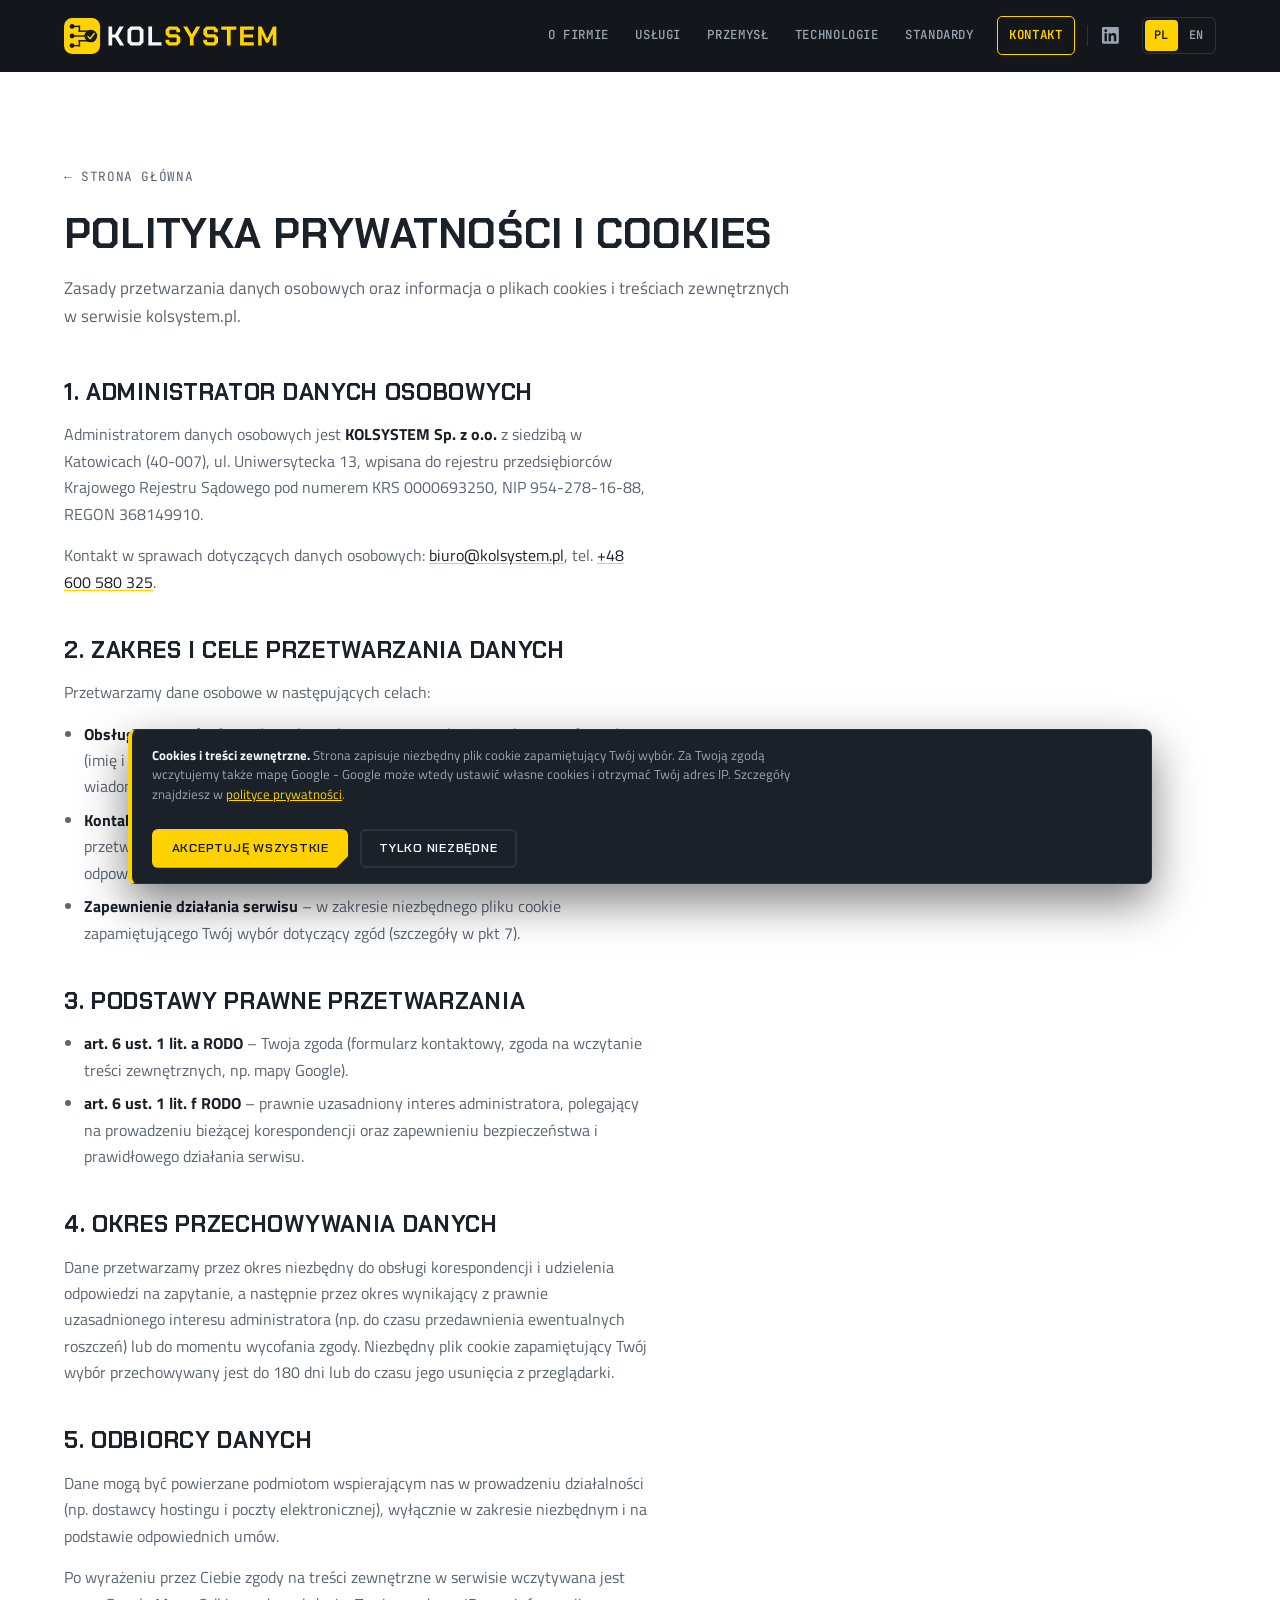
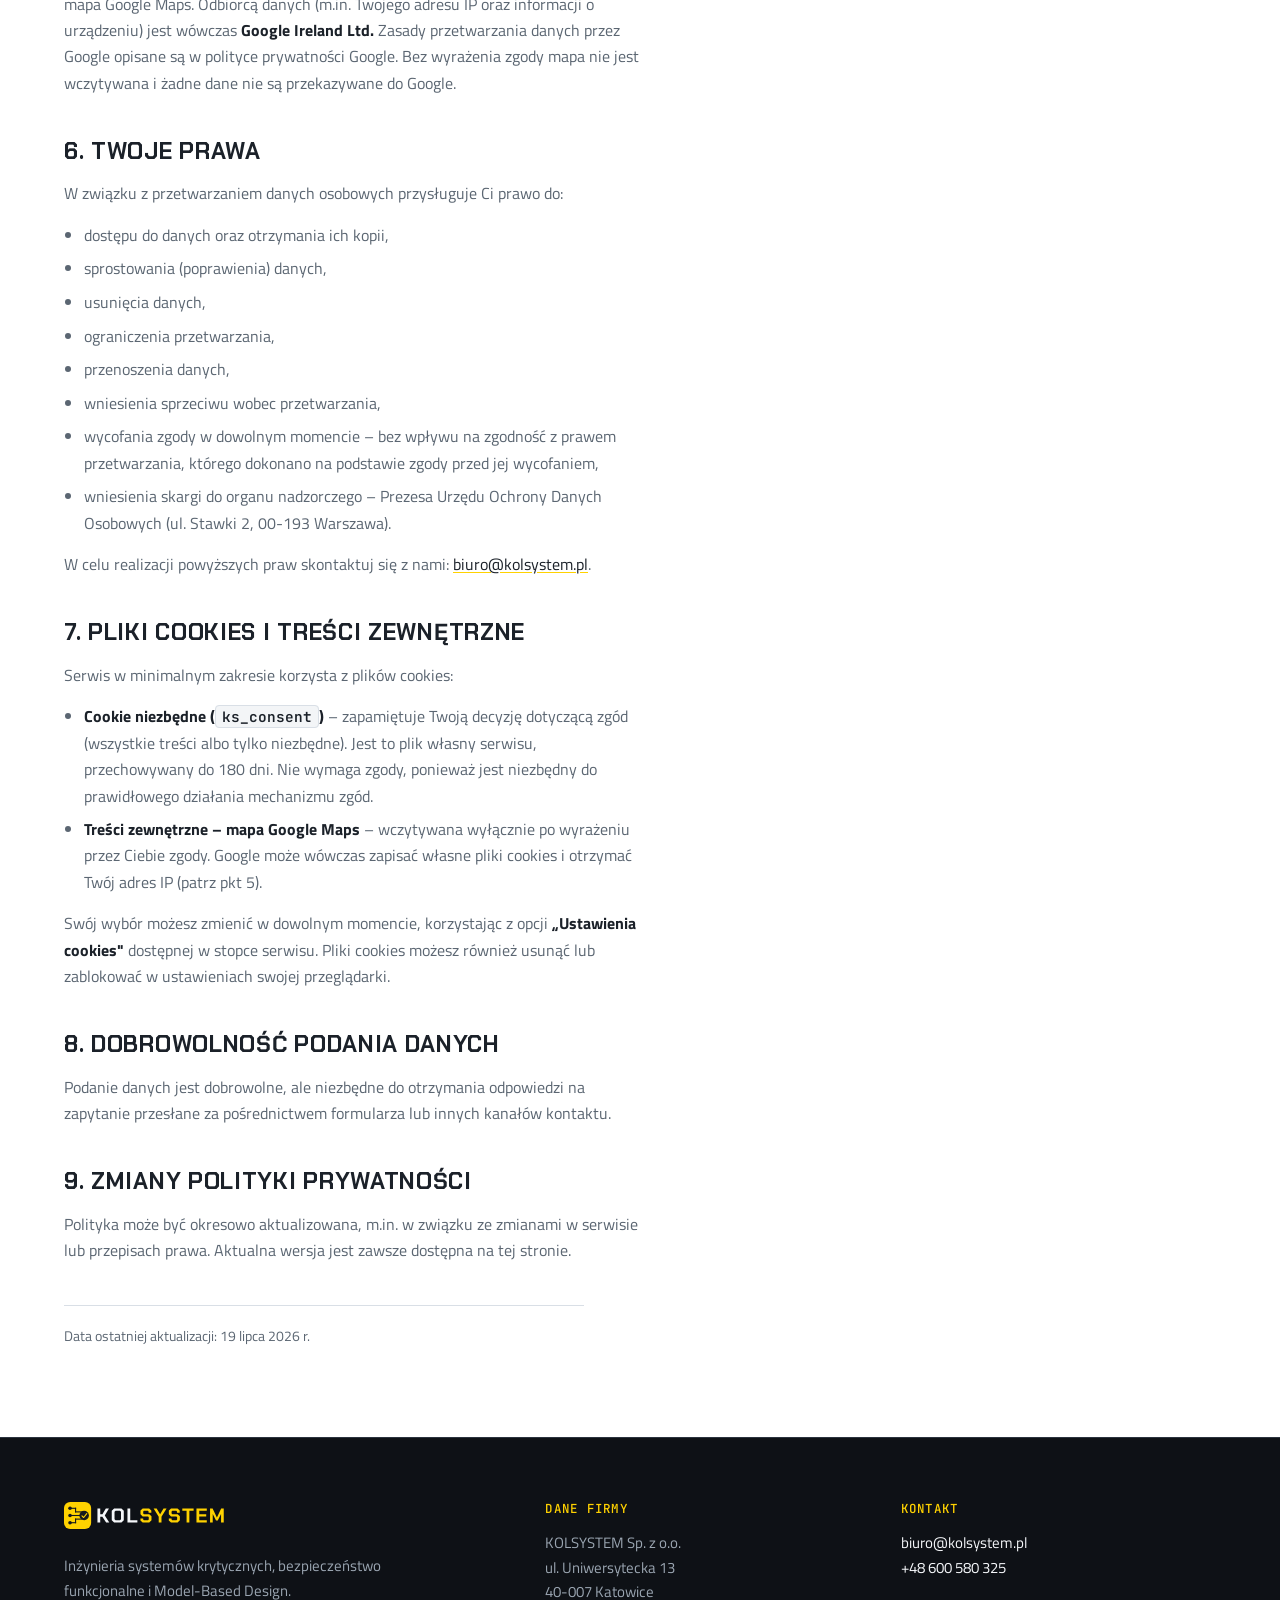
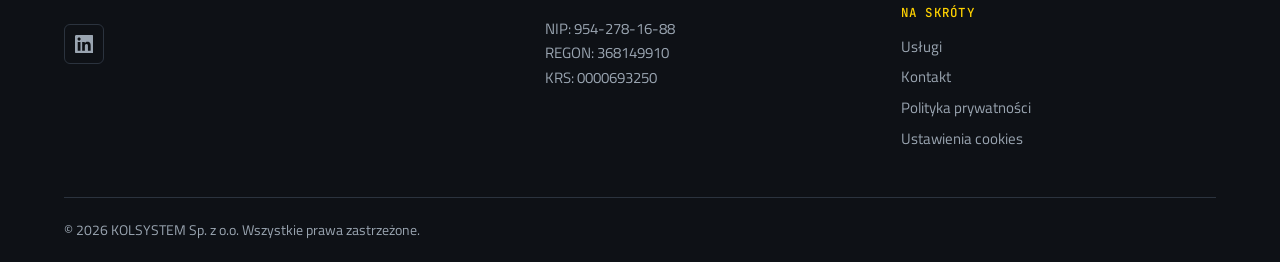
<file: polityka-prywatnosci.html>
<!DOCTYPE html>
<html lang="pl">
<head>
  <meta charset="UTF-8">
  <meta name="viewport" content="width=device-width, initial-scale=1.0">
  <title>Polityka prywatności i cookies | KOLSYSTEM Sp. z o.o.</title>
  <meta name="description" content="Polityka prywatności KOLSYSTEM Sp. z o.o. – zasady przetwarzania danych osobowych (RODO), informacja o plikach cookies i treściach zewnętrznych.">
  <meta name="robots" content="index,follow">
  <meta name="author" content="KOLSYSTEM Sp. z o.o.">
  <meta name="theme-color" content="#14181d">
  <link rel="canonical" href="https://kolsystem.pl/polityka-prywatnosci.html">
  <link rel="alternate" hreflang="pl" href="https://kolsystem.pl/polityka-prywatnosci.html">
  <link rel="alternate" hreflang="en" href="https://kolsystem.pl/en/privacy-policy.html">
  <link rel="alternate" hreflang="x-default" href="https://kolsystem.pl/polityka-prywatnosci.html">
  <link rel="icon" type="image/svg+xml" href="assets/brand/favicon.svg">
  <link rel="icon" type="image/x-icon" href="assets/brand/favicon.ico">
  <link rel="apple-touch-icon" href="assets/brand/apple-touch-icon.png">

  <link rel="preload" href="assets/fonts/titillium-web-400-latin.woff2" as="font" type="font/woff2" crossorigin>
  <link rel="preload" href="assets/fonts/titillium-web-400-latin-ext.woff2" as="font" type="font/woff2" crossorigin>
  <link rel="preload" href="assets/fonts/chakra-petch-700-latin.woff2" as="font" type="font/woff2" crossorigin>
  <link rel="preload" href="assets/fonts/chakra-petch-700-latin-ext.woff2" as="font" type="font/woff2" crossorigin>

  <!-- ?v= zmieniaj przy każdej zmianie CSS/JS - .htaccess cache'uje je na rok -->
  <link rel="stylesheet" href="assets/css/style.css?v=2026-09-15">
</head>
<body>

<a class="skip-link" href="#main">Przejdź do treści</a>

<!-- ============================== NAGŁÓWEK ============================== -->
<header class="site-header" id="top">
  <div class="container header-inner">
    <a href="index.html" class="logo" aria-label="KOLSYSTEM – strona główna">
      <img class="logo-image" src="assets/brand/logo-horizontal-primary.svg" width="4510" height="760" alt="">
    </a>

    <button class="nav-toggle" type="button" aria-controls="site-nav" aria-expanded="false">
      <span class="nav-toggle-label">Menu</span>
      <span class="nav-toggle-bars" aria-hidden="true"><i></i><i></i><i></i></span>
    </button>

    <nav class="site-nav" id="site-nav" aria-label="Nawigacja główna">
      <ul>
        <li><a href="index.html#o-firmie">O firmie</a></li>
        <li><a href="index.html#uslugi">Usługi</a></li>
        <li><a href="index.html#przemysl">Przemysł</a></li>
        <li><a href="index.html#technologie">Technologie</a></li>
        <li><a href="index.html#standardy">Standardy</a></li>
        <li><a href="index.html#kontakt" class="nav-cta">Kontakt</a></li>
        <li class="nav-social">
          <a href="https://www.linkedin.com/company/kolsystem/" target="_blank" rel="noopener">
            <svg viewBox="0 0 24 24" aria-hidden="true" focusable="false"><path d="M20.447 20.452h-3.554v-5.569c0-1.328-.027-3.037-1.852-3.037-1.853 0-2.136 1.445-2.136 2.939v5.667H9.351V9h3.414v1.561h.046c.477-.9 1.637-1.85 3.37-1.85 3.601 0 4.267 2.37 4.267 5.455v6.286zM5.337 7.433c-1.144 0-2.063-.926-2.063-2.065 0-1.138.92-2.063 2.063-2.063 1.14 0 2.064.925 2.064 2.063 0 1.139-.925 2.065-2.064 2.065zm1.782 13.019H3.555V9h3.564v11.452zM22.225 0H1.771C.792 0 0 .774 0 1.729v20.542C0 23.227.792 24 1.771 24h20.451C23.2 24 24 23.227 24 22.271V1.729C24 .774 23.2 0 22.222 0h.003z"/></svg>
            <span class="nav-social-label">LinkedIn</span>
            <span class="sr-only">(otwiera się w nowej karcie)</span>
          </a>
        </li>
      </ul>
    </nav>

    <div class="lang-switch" role="group" aria-label="Wybór języka">
      <a href="/polityka-prywatnosci.html" hreflang="pl" lang="pl" class="is-active" aria-current="true">PL</a>
      <a href="/en/privacy-policy.html" hreflang="en" lang="en">EN</a>
    </div>
  </div>
</header>

<main id="main">

  <section class="section section--light">
    <div class="container">
      <nav class="legal-back" aria-label="Okruszki">
        <a href="index.html">← Strona główna</a>
      </nav>

      <header class="section-head">
        <h1 class="legal-title">Polityka prywatności i cookies</h1>
        <p class="section-sub">Zasady przetwarzania danych osobowych oraz informacja o plikach cookies i treściach zewnętrznych w serwisie kolsystem.pl.</p>
      </header>

      <article class="legal">

        <h2>1. Administrator danych osobowych</h2>
        <p>
          Administratorem danych osobowych jest <strong>KOLSYSTEM Sp. z o.o.</strong> z siedzibą
          w Katowicach (40-007), ul. Uniwersytecka 13, wpisana do rejestru przedsiębiorców
          Krajowego Rejestru Sądowego pod numerem KRS 0000693250, NIP 954-278-16-88,
          REGON 368149910.
        </p>
        <p>
          Kontakt w sprawach dotyczących danych osobowych:
          <a href="mailto:biuro@kolsystem.pl">biuro@kolsystem.pl</a>,
          tel. <a href="tel:+48600580325">+48 600 580 325</a>.
        </p>

        <h2>2. Zakres i cele przetwarzania danych</h2>
        <p>Przetwarzamy dane osobowe w następujących celach:</p>
        <ul class="legal-list">
          <li>
            <strong>Obsługa zapytań z formularza kontaktowego</strong> – w zakresie podanym
            w formularzu (imię i nazwisko, adres e-mail oraz opcjonalnie firma, numer telefonu
            i treść wiadomości), w celu udzielenia odpowiedzi na przesłane zapytanie.
          </li>
          <li>
            <strong>Kontakt bezpośredni</strong> – jeżeli skontaktujesz się z nami e-mailem
            lub telefonicznie, przetwarzamy dane niezbędne do prowadzenia korespondencji
            i udzielenia odpowiedzi.
          </li>
          <li>
            <strong>Zapewnienie działania serwisu</strong> – w zakresie niezbędnego pliku cookie
            zapamiętującego Twój wybór dotyczący zgód (szczegóły w pkt 7).
          </li>
        </ul>

        <h2>3. Podstawy prawne przetwarzania</h2>
        <ul class="legal-list">
          <li>
            <strong>art. 6 ust. 1 lit. a RODO</strong> – Twoja zgoda (formularz kontaktowy,
            zgoda na wczytanie treści zewnętrznych, np. mapy Google).
          </li>
          <li>
            <strong>art. 6 ust. 1 lit. f RODO</strong> – prawnie uzasadniony interes administratora,
            polegający na prowadzeniu bieżącej korespondencji oraz zapewnieniu bezpieczeństwa
            i prawidłowego działania serwisu.
          </li>
        </ul>

        <h2>4. Okres przechowywania danych</h2>
        <p>
          Dane przetwarzamy przez okres niezbędny do obsługi korespondencji i udzielenia
          odpowiedzi na zapytanie, a następnie przez okres wynikający z prawnie uzasadnionego
          interesu administratora (np. do czasu przedawnienia ewentualnych roszczeń) lub do momentu
          wycofania zgody. Niezbędny plik cookie zapamiętujący Twój wybór przechowywany jest
          do 180 dni lub do czasu jego usunięcia z przeglądarki.
        </p>

        <h2>5. Odbiorcy danych</h2>
        <p>
          Dane mogą być powierzane podmiotom wspierającym nas w prowadzeniu działalności
          (np. dostawcy hostingu i poczty elektronicznej), wyłącznie w zakresie niezbędnym
          i na podstawie odpowiednich umów.
        </p>
        <p>
          Po wyrażeniu przez Ciebie zgody na treści zewnętrzne w serwisie wczytywana jest mapa
          Google Maps. Odbiorcą danych (m.in. Twojego adresu IP oraz informacji o urządzeniu)
          jest wówczas <strong>Google Ireland Ltd.</strong> Zasady przetwarzania danych przez Google
          opisane są w polityce prywatności Google. Bez wyrażenia zgody mapa nie jest wczytywana
          i żadne dane nie są przekazywane do Google.
        </p>

        <h2>6. Twoje prawa</h2>
        <p>W związku z przetwarzaniem danych osobowych przysługuje Ci prawo do:</p>
        <ul class="legal-list">
          <li>dostępu do danych oraz otrzymania ich kopii,</li>
          <li>sprostowania (poprawienia) danych,</li>
          <li>usunięcia danych,</li>
          <li>ograniczenia przetwarzania,</li>
          <li>przenoszenia danych,</li>
          <li>wniesienia sprzeciwu wobec przetwarzania,</li>
          <li>wycofania zgody w dowolnym momencie – bez wpływu na zgodność z prawem przetwarzania,
            którego dokonano na podstawie zgody przed jej wycofaniem,</li>
          <li>wniesienia skargi do organu nadzorczego – Prezesa Urzędu Ochrony Danych Osobowych
            (ul. Stawki 2, 00-193 Warszawa).</li>
        </ul>
        <p>
          W celu realizacji powyższych praw skontaktuj się z nami:
          <a href="mailto:biuro@kolsystem.pl">biuro@kolsystem.pl</a>.
        </p>

        <h2>7. Pliki cookies i treści zewnętrzne</h2>
        <p>
          Serwis w minimalnym zakresie korzysta z plików cookies:
        </p>
        <ul class="legal-list">
          <li>
            <strong>Cookie niezbędne (<code>ks_consent</code>)</strong> – zapamiętuje Twoją decyzję
            dotyczącą zgód (wszystkie treści albo tylko niezbędne). Jest to plik własny serwisu,
            przechowywany do 180 dni. Nie wymaga zgody, ponieważ jest niezbędny do prawidłowego
            działania mechanizmu zgód.
          </li>
          <li>
            <strong>Treści zewnętrzne – mapa Google Maps</strong> – wczytywana wyłącznie po wyrażeniu
            przez Ciebie zgody. Google może wówczas zapisać własne pliki cookies i otrzymać Twój
            adres IP (patrz pkt 5).
          </li>
        </ul>
        <p>
          Swój wybór możesz zmienić w dowolnym momencie, korzystając z opcji
          <strong>„Ustawienia cookies"</strong> dostępnej w stopce serwisu. Pliki cookies możesz
          również usunąć lub zablokować w ustawieniach swojej przeglądarki.
        </p>

        <h2>8. Dobrowolność podania danych</h2>
        <p>
          Podanie danych jest dobrowolne, ale niezbędne do otrzymania odpowiedzi na zapytanie
          przesłane za pośrednictwem formularza lub innych kanałów kontaktu.
        </p>

        <h2>9. Zmiany polityki prywatności</h2>
        <p>
          Polityka może być okresowo aktualizowana, m.in. w związku ze zmianami w serwisie
          lub przepisach prawa. Aktualna wersja jest zawsze dostępna na tej stronie.
        </p>

        <p class="legal-updated">Data ostatniej aktualizacji: 19 lipca 2026 r.</p>

      </article>
    </div>
  </section>

</main>

<!-- ============================== STOPKA ============================== -->
<footer class="site-footer">
  <div class="container footer-grid">
    <div class="footer-brand">
      <a href="index.html" class="logo" aria-label="KOLSYSTEM – strona główna">
        <img class="logo-image" src="assets/brand/logo-horizontal-primary.svg" width="4510" height="760" alt="">
      </a>
      <p>Inżynieria systemów krytycznych, bezpieczeństwo funkcjonalne i Model-Based Design.</p>
      <ul class="footer-social">
        <li>
          <a href="https://www.linkedin.com/company/kolsystem/" target="_blank" rel="noopener"
            aria-label="KOLSYSTEM na LinkedIn (otwiera się w nowej karcie)">
            <svg viewBox="0 0 24 24" aria-hidden="true" focusable="false"><path d="M20.447 20.452h-3.554v-5.569c0-1.328-.027-3.037-1.852-3.037-1.853 0-2.136 1.445-2.136 2.939v5.667H9.351V9h3.414v1.561h.046c.477-.9 1.637-1.85 3.37-1.85 3.601 0 4.267 2.37 4.267 5.455v6.286zM5.337 7.433c-1.144 0-2.063-.926-2.063-2.065 0-1.138.92-2.063 2.063-2.063 1.14 0 2.064.925 2.064 2.063 0 1.139-.925 2.065-2.064 2.065zm1.782 13.019H3.555V9h3.564v11.452zM22.225 0H1.771C.792 0 0 .774 0 1.729v20.542C0 23.227.792 24 1.771 24h20.451C23.2 24 24 23.227 24 22.271V1.729C24 .774 23.2 0 22.222 0h.003z"/></svg>
          </a>
        </li>
      </ul>
    </div>

    <div class="footer-col">
      <h3>Dane firmy</h3>
      <p>
        KOLSYSTEM Sp. z o.o.<br>
        ul. Uniwersytecka 13<br>
        40-007 Katowice
      </p>
      <p>
        NIP: 954-278-16-88<br>
        REGON: 368149910<br>
        KRS: 0000693250
      </p>
    </div>

    <div class="footer-col">
      <h3>Kontakt</h3>
      <p>
        <a href="mailto:biuro@kolsystem.pl">biuro@kolsystem.pl</a><br>
        <a href="tel:+48600580325">+48 600 580 325</a>
      </p>
      <h3>Na skróty</h3>
      <ul class="footer-nav">
        <li><a href="index.html#uslugi">Usługi</a></li>
        <li><a href="index.html#kontakt">Kontakt</a></li>
        <li><a href="polityka-prywatnosci.html">Polityka prywatności</a></li>
        <li><button type="button" class="link-btn" id="cookie-settings">Ustawienia cookies</button></li>
      </ul>
    </div>
  </div>

  <div class="container footer-bottom">
    <p>© <span id="year">2026</span> KOLSYSTEM Sp. z o.o. Wszystkie prawa zastrzeżone.</p>
  </div>
</footer>

<!-- Baner zgody na cookies i treści zewnętrzne -->
<div class="cookie-banner" id="cookie-banner" role="region" aria-label="Ustawienia cookies i treści zewnętrznych" hidden>
  <div class="cookie-inner">
    <p class="cookie-text">
      <strong>Cookies i treści zewnętrzne.</strong>
      Strona zapisuje niezbędny plik cookie zapamiętujący Twój wybór. Za Twoją zgodą wczytujemy
      także mapę Google - Google może wtedy ustawić własne cookies i otrzymać Twój adres IP.
      Szczegóły znajdziesz w <a href="polityka-prywatnosci.html">polityce prywatności</a>.
    </p>
    <div class="cookie-actions">
      <button type="button" class="btn btn-primary btn-sm" id="cookie-accept">Akceptuję wszystkie</button>
      <button type="button" class="btn btn-ghost btn-sm" id="cookie-necessary">Tylko niezbędne</button>
    </div>
  </div>
</div>

<button class="to-top" id="to-top" type="button" aria-label="Wróć na górę strony">
  <svg viewBox="0 0 24 24" aria-hidden="true" focusable="false"><path d="M12 19V5m-6 6 6-6 6 6" fill="none" stroke="currentColor" stroke-width="2" stroke-linecap="round" stroke-linejoin="round"/></svg>
</button>

<script src="assets/js/script.js?v=2026-09-15" defer></script>
</body>
</html>
</file>
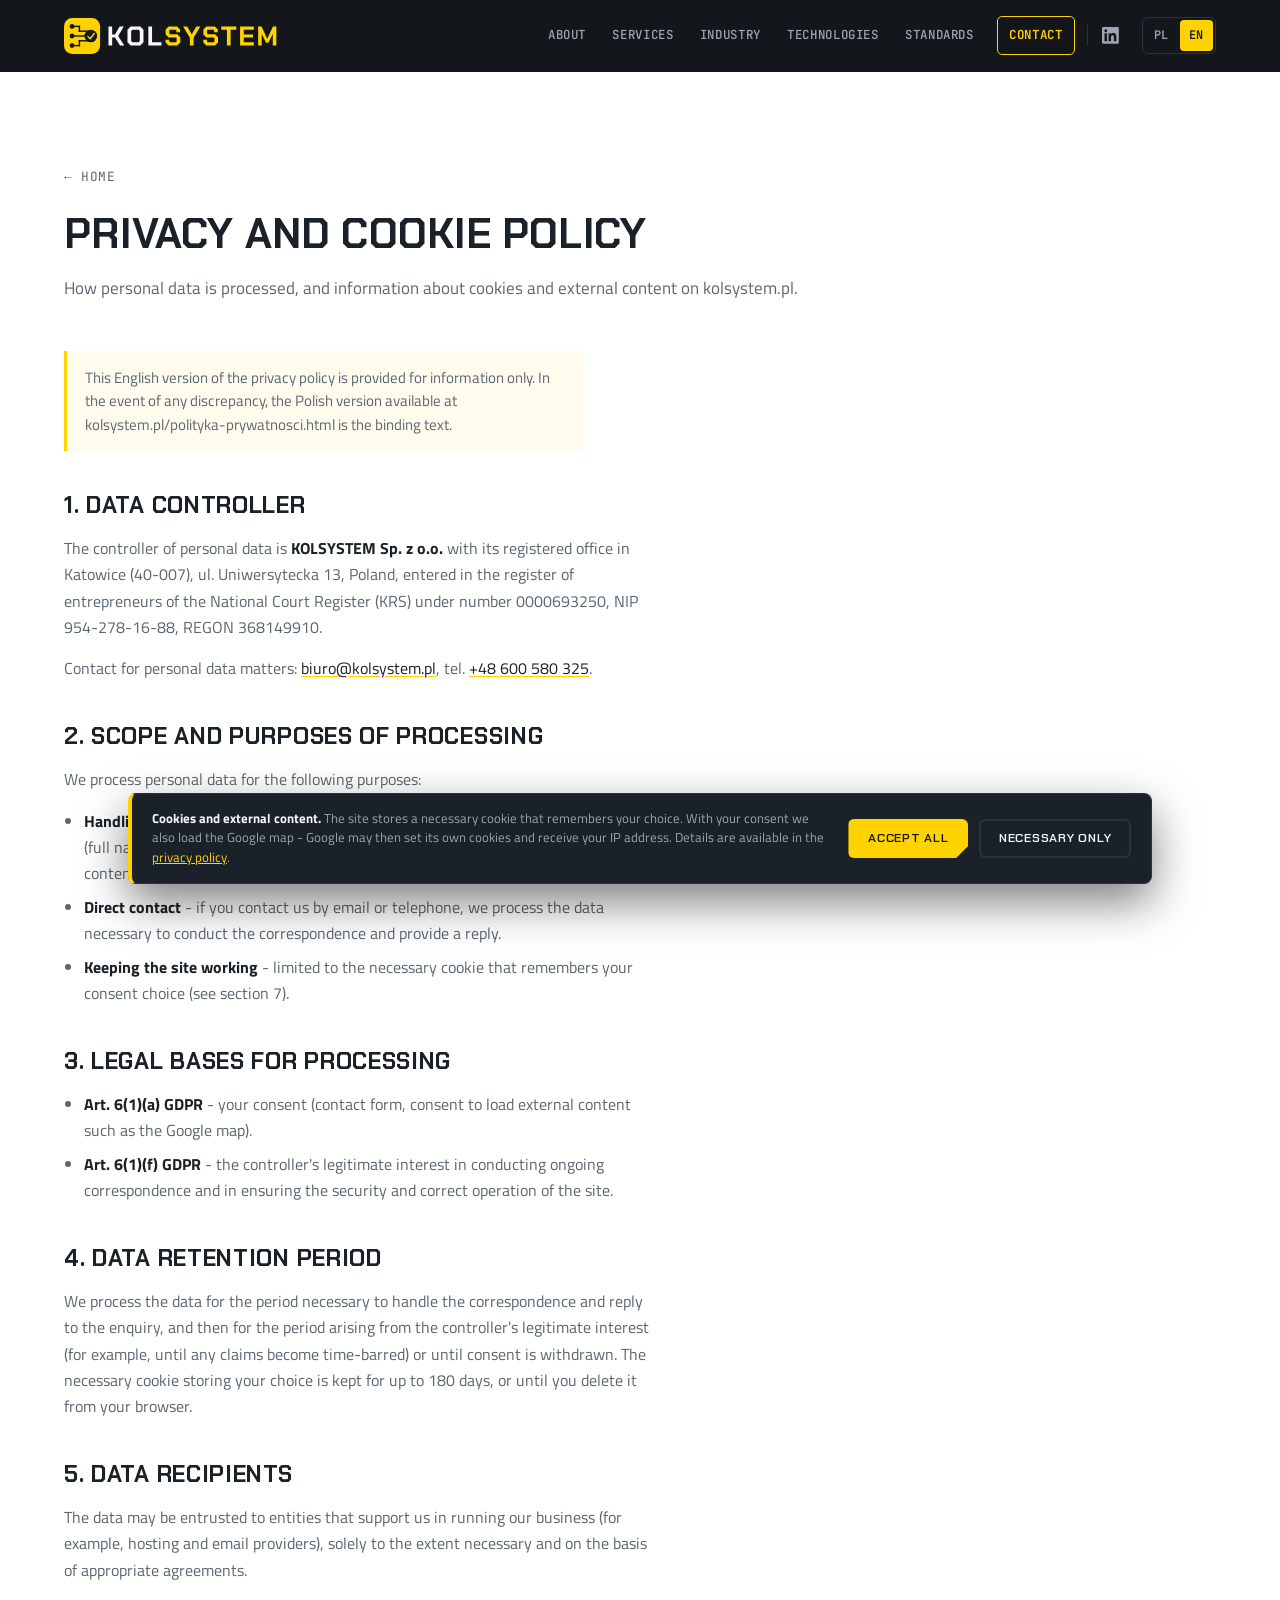
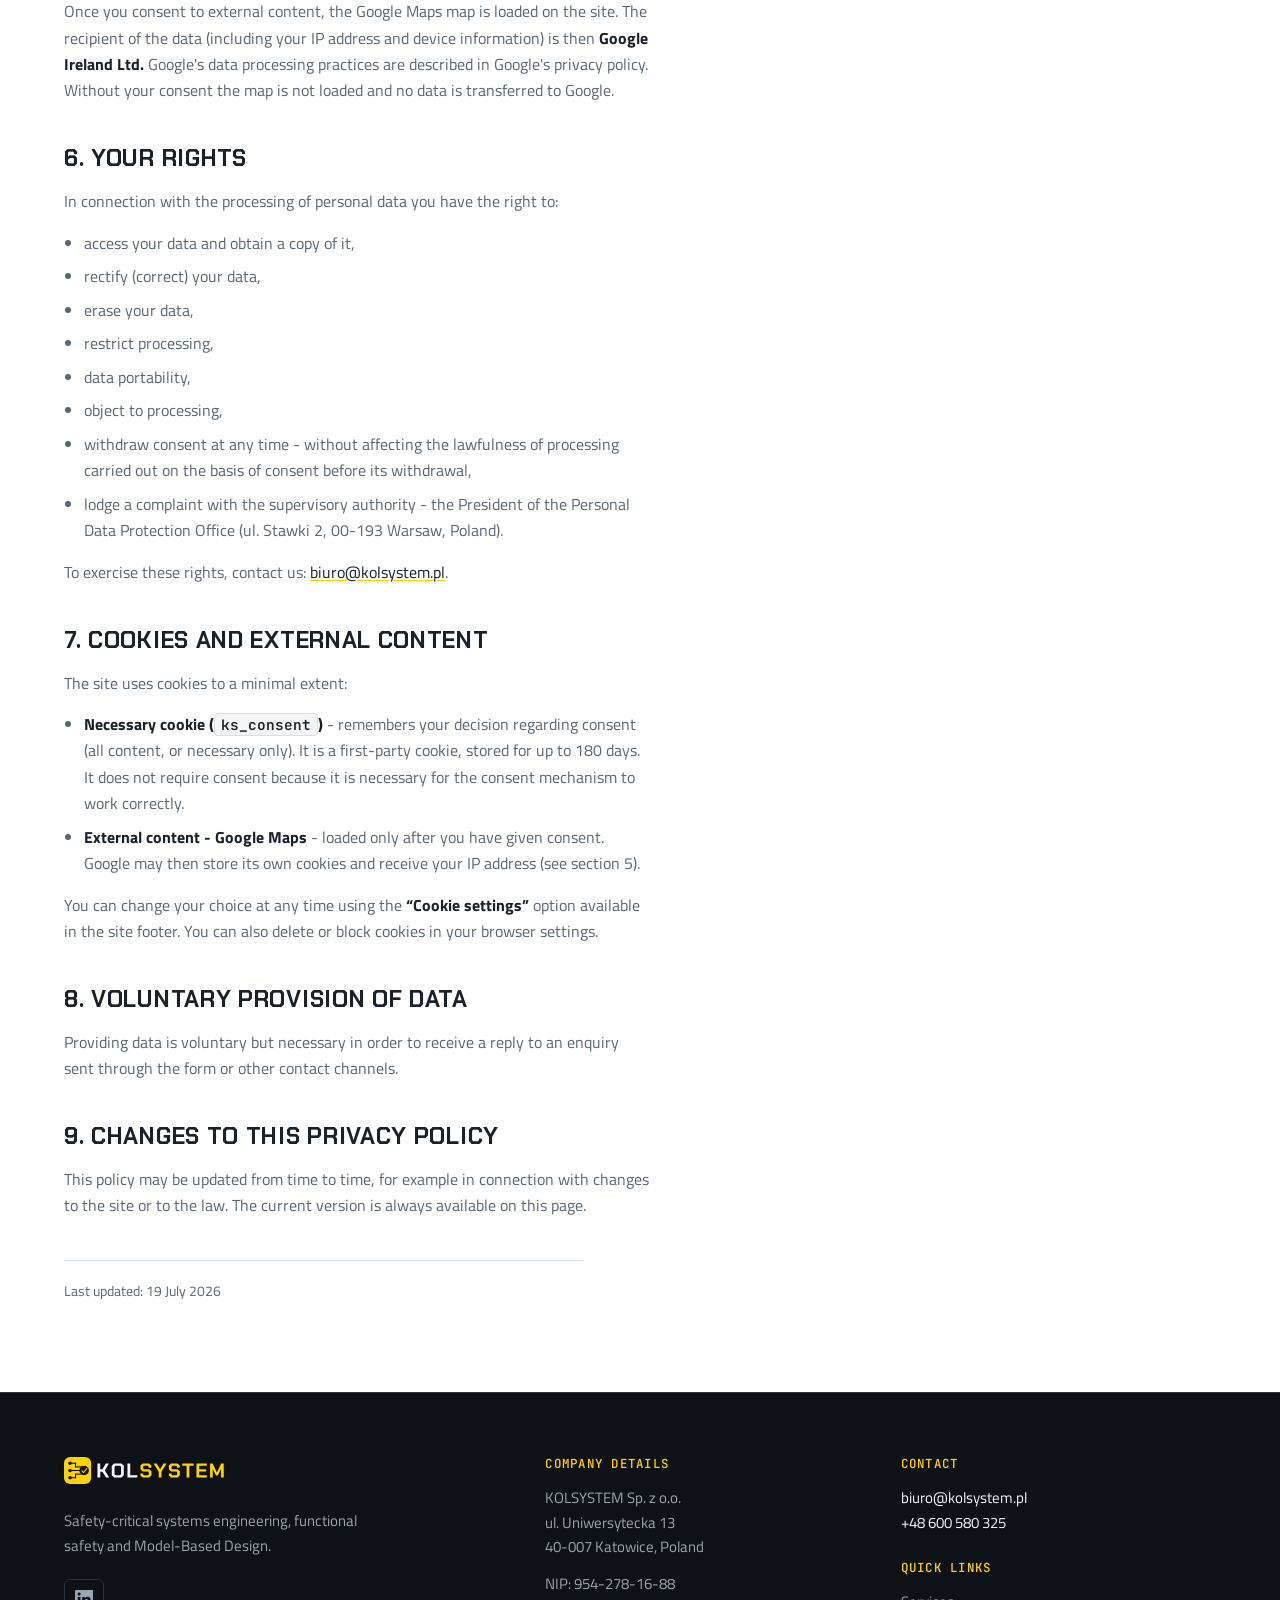
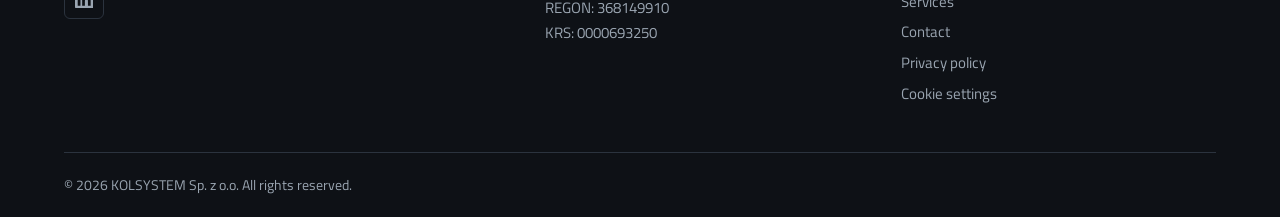
<file: en/privacy-policy.html>
<!DOCTYPE html>

<html lang="en">
<head>
<meta charset="utf-8"/>
<meta content="width=device-width, initial-scale=1.0" name="viewport"/>
<title>Privacy and Cookie Policy | KOLSYSTEM Sp. z o.o.</title>
<meta content="KOLSYSTEM Sp. z o.o. privacy policy - rules for processing personal data (GDPR), information about cookies and external content." name="description"/>
<meta content="index,follow" name="robots"/>
<meta content="KOLSYSTEM Sp. z o.o." name="author"/>
<meta content="#14181d" name="theme-color"/>
<link href="https://kolsystem.pl/en/privacy-policy.html" rel="canonical"/>
<link href="https://kolsystem.pl/polityka-prywatnosci.html" hreflang="pl" rel="alternate"/>
<link href="https://kolsystem.pl/en/privacy-policy.html" hreflang="en" rel="alternate"/>
<link href="https://kolsystem.pl/polityka-prywatnosci.html" hreflang="x-default" rel="alternate"/>
<link href="../assets/brand/favicon.svg" rel="icon" type="image/svg+xml"/>
<link href="../assets/brand/favicon.ico" rel="icon" type="image/x-icon"/>
<link href="../assets/brand/apple-touch-icon.png" rel="apple-touch-icon"/>
<link as="font" crossorigin="" href="../assets/fonts/titillium-web-400-latin.woff2" rel="preload" type="font/woff2"/>
<link as="font" crossorigin="" href="../assets/fonts/titillium-web-400-latin-ext.woff2" rel="preload" type="font/woff2"/>
<link as="font" crossorigin="" href="../assets/fonts/chakra-petch-700-latin.woff2" rel="preload" type="font/woff2"/>
<link as="font" crossorigin="" href="../assets/fonts/chakra-petch-700-latin-ext.woff2" rel="preload" type="font/woff2"/>
<!-- ?v= zmieniaj przy każdej zmianie CSS/JS - .htaccess cache'uje je na rok -->
<link href="../assets/css/style.css?v=2026-09-15" rel="stylesheet"/>
</head>
<body>
<a class="skip-link" href="#main">Skip to content</a>
<!-- ============================== NAGŁÓWEK ============================== -->
<header class="site-header" id="top">
<div class="container header-inner">
<a aria-label="KOLSYSTEM – home" class="logo" href="index.html">
<img alt="" class="logo-image" height="760" src="../assets/brand/logo-horizontal-primary.svg" width="4510"/>
</a>
<button aria-controls="site-nav" aria-expanded="false" class="nav-toggle" type="button">
<span class="nav-toggle-label">Menu</span>
<span aria-hidden="true" class="nav-toggle-bars"><i></i><i></i><i></i></span>
</button>
<nav aria-label="Main navigation" class="site-nav" id="site-nav">
<ul>
<li><a href="index.html#o-firmie">About</a></li>
<li><a href="index.html#uslugi">Services</a></li>
<li><a href="index.html#przemysl">Industry</a></li>
<li><a href="index.html#technologie">Technologies</a></li>
<li><a href="index.html#standardy">Standards</a></li>
<li><a class="nav-cta" href="index.html#kontakt">Contact</a></li>
<li class="nav-social">
<a href="https://www.linkedin.com/company/kolsystem/" rel="noopener" target="_blank">
<svg aria-hidden="true" focusable="false" viewbox="0 0 24 24"><path d="M20.447 20.452h-3.554v-5.569c0-1.328-.027-3.037-1.852-3.037-1.853 0-2.136 1.445-2.136 2.939v5.667H9.351V9h3.414v1.561h.046c.477-.9 1.637-1.85 3.37-1.85 3.601 0 4.267 2.37 4.267 5.455v6.286zM5.337 7.433c-1.144 0-2.063-.926-2.063-2.065 0-1.138.92-2.063 2.063-2.063 1.14 0 2.064.925 2.064 2.063 0 1.139-.925 2.065-2.064 2.065zm1.782 13.019H3.555V9h3.564v11.452zM22.225 0H1.771C.792 0 0 .774 0 1.729v20.542C0 23.227.792 24 1.771 24h20.451C23.2 24 24 23.227 24 22.271V1.729C24 .774 23.2 0 22.222 0h.003z"></path></svg>
<span class="nav-social-label">LinkedIn</span>
<span class="sr-only">(opens in a new tab)</span>
</a>
</li>
</ul>
</nav>
<div aria-label="Language" class="lang-switch" role="group">
<a href="/polityka-prywatnosci.html" hreflang="pl" lang="pl">PL</a>
<a aria-current="true" class="is-active" href="/en/privacy-policy.html" hreflang="en" lang="en">EN</a>
</div>
</div>
</header>
<main id="main">
<section class="section section--light">
<div class="container">
<nav aria-label="Breadcrumb" class="legal-back">
<a href="index.html">← Home</a>
</nav>
<header class="section-head">
<h1 class="legal-title">Privacy and Cookie Policy</h1>
<p class="section-sub">How personal data is processed, and information about cookies and external content on kolsystem.pl.</p>
</header>
<article class="legal"><p class="legal-notice" lang="en">This English version of the privacy policy is provided for information only. In the event of any discrepancy, the Polish version available at kolsystem.pl/polityka-prywatnosci.html is the binding text.</p>
<h2>1. Data controller</h2>
<p>
          The controller of personal data is <strong>KOLSYSTEM Sp. z o.o.</strong> with its registered office in Katowice (40-007), ul. Uniwersytecka 13, Poland, entered in the register of entrepreneurs of the National Court Register (KRS) under number 0000693250, NIP 954-278-16-88, REGON 368149910.
        </p>
<p>
          Contact for personal data matters:
          <a href="mailto:biuro@kolsystem.pl">biuro@kolsystem.pl</a>, tel. <a href="tel:+48600580325">+48 600 580 325</a>.
        </p>
<h2>2. Scope and purposes of processing</h2>
<p>We process personal data for the following purposes:</p>
<ul class="legal-list">
<li>
<strong>Handling enquiries from the contact form</strong> - to the extent provided in the form (full name, email address and optionally company, phone number and message content), in order to respond to the enquiry sent.
          </li>
<li>
<strong>Direct contact</strong> - if you contact us by email or telephone, we process the data necessary to conduct the correspondence and provide a reply.
          </li>
<li>
<strong>Keeping the site working</strong> - limited to the necessary cookie that remembers your consent choice (see section 7).
          </li>
</ul>
<h2>3. Legal bases for processing</h2>
<ul class="legal-list">
<li>
<strong>Art. 6(1)(a) GDPR</strong> - your consent (contact form, consent to load external content such as the Google map).
          </li>
<li>
<strong>Art. 6(1)(f) GDPR</strong> - the controller's legitimate interest in conducting ongoing correspondence and in ensuring the security and correct operation of the site.
          </li>
</ul>
<h2>4. Data retention period</h2>
<p>
          We process the data for the period necessary to handle the correspondence and reply to the enquiry, and then for the period arising from the controller's legitimate interest (for example, until any claims become time-barred) or until consent is withdrawn. The necessary cookie storing your choice is kept for up to 180 days, or until you delete it from your browser.
        </p>
<h2>5. Data recipients</h2>
<p>
          The data may be entrusted to entities that support us in running our business (for example, hosting and email providers), solely to the extent necessary and on the basis of appropriate agreements.
        </p>
<p>
          Once you consent to external content, the Google Maps map is loaded on the site. The recipient of the data (including your IP address and device information) is then <strong>Google Ireland Ltd.</strong> Google's data processing practices are described in Google's privacy policy. Without your consent the map is not loaded and no data is transferred to Google.
        </p>
<h2>6. Your rights</h2>
<p>In connection with the processing of personal data you have the right to:</p>
<ul class="legal-list">
<li>access your data and obtain a copy of it,</li>
<li>rectify (correct) your data,</li>
<li>erase your data,</li>
<li>restrict processing,</li>
<li>data portability,</li>
<li>object to processing,</li>
<li>withdraw consent at any time - without affecting the lawfulness of processing carried out on the basis of consent before its withdrawal,</li>
<li>lodge a complaint with the supervisory authority - the President of the Personal Data Protection Office (ul. Stawki 2, 00-193 Warsaw, Poland).</li>
</ul>
<p>
          To exercise these rights, contact us:
          <a href="mailto:biuro@kolsystem.pl">biuro@kolsystem.pl</a>.
        </p>
<h2>7. Cookies and external content</h2>
<p>
          The site uses cookies to a minimal extent:
        </p>
<ul class="legal-list">
<li>
<strong>Necessary cookie (<code>ks_consent</code>)</strong> - remembers your decision regarding consent (all content, or necessary only). It is a first-party cookie, stored for up to 180 days. It does not require consent because it is necessary for the consent mechanism to work correctly.
          </li>
<li>
<strong>External content - Google Maps</strong> - loaded only after you have given consent. Google may then store its own cookies and receive your IP address (see section 5).
          </li>
</ul>
<p>
          You can change your choice at any time using the
          <strong>“Cookie settings”</strong> option available in the site footer. You can also delete or block cookies in your browser settings.
        </p>
<h2>8. Voluntary provision of data</h2>
<p>
          Providing data is voluntary but necessary in order to receive a reply to an enquiry sent through the form or other contact channels.
        </p>
<h2>9. Changes to this privacy policy</h2>
<p>
          This policy may be updated from time to time, for example in connection with changes to the site or to the law. The current version is always available on this page.
        </p>
<p class="legal-updated">Last updated: 19 July 2026</p>
</article>
</div>
</section>
</main>
<!-- ============================== STOPKA ============================== -->
<footer class="site-footer">
<div class="container footer-grid">
<div class="footer-brand">
<a aria-label="KOLSYSTEM – home" class="logo" href="index.html">
<img alt="" class="logo-image" height="760" src="../assets/brand/logo-horizontal-primary.svg" width="4510"/>
</a>
<p>Safety-critical systems engineering, functional safety and Model-Based Design.</p>
<ul class="footer-social">
<li>
<a aria-label="KOLSYSTEM on LinkedIn (opens in a new tab)" href="https://www.linkedin.com/company/kolsystem/" rel="noopener" target="_blank">
<svg aria-hidden="true" focusable="false" viewbox="0 0 24 24"><path d="M20.447 20.452h-3.554v-5.569c0-1.328-.027-3.037-1.852-3.037-1.853 0-2.136 1.445-2.136 2.939v5.667H9.351V9h3.414v1.561h.046c.477-.9 1.637-1.85 3.37-1.85 3.601 0 4.267 2.37 4.267 5.455v6.286zM5.337 7.433c-1.144 0-2.063-.926-2.063-2.065 0-1.138.92-2.063 2.063-2.063 1.14 0 2.064.925 2.064 2.063 0 1.139-.925 2.065-2.064 2.065zm1.782 13.019H3.555V9h3.564v11.452zM22.225 0H1.771C.792 0 0 .774 0 1.729v20.542C0 23.227.792 24 1.771 24h20.451C23.2 24 24 23.227 24 22.271V1.729C24 .774 23.2 0 22.222 0h.003z"></path></svg>
</a>
</li>
</ul>
</div>
<div class="footer-col">
<h3>Company details</h3>
<p>
        KOLSYSTEM Sp. z o.o.<br/>
        ul. Uniwersytecka 13<br/>
        40-007 Katowice, Poland
      </p>
<p>
        NIP: 954-278-16-88<br/>
        REGON: 368149910<br/>
        KRS: 0000693250
      </p>
</div>
<div class="footer-col">
<h3>Contact</h3>
<p>
<a href="mailto:biuro@kolsystem.pl">biuro@kolsystem.pl</a><br/>
<a href="tel:+48600580325">+48 600 580 325</a>
</p>
<h3>Quick links</h3>
<ul class="footer-nav">
<li><a href="index.html#uslugi">Services</a></li>
<li><a href="index.html#kontakt">Contact</a></li>
<li><a href="privacy-policy.html">Privacy policy</a></li>
<li><button class="link-btn" id="cookie-settings" type="button">Cookie settings</button></li>
</ul>
</div>
</div>
<div class="container footer-bottom">
<p>© <span id="year">2026</span> KOLSYSTEM Sp. z o.o. All rights reserved.</p>
</div>
</footer>
<!-- Baner zgody na cookies i treści zewnętrzne -->
<div aria-label="Cookie and external content settings" class="cookie-banner" hidden="" id="cookie-banner" role="region">
<div class="cookie-inner">
<p class="cookie-text">
<strong>Cookies and external content.</strong>
      The site stores a necessary cookie that remembers your choice. With your consent we also load the Google map - Google may then set its own cookies and receive your IP address. Details are available in the <a href="privacy-policy.html">privacy policy</a>.
    </p>
<div class="cookie-actions">
<button class="btn btn-primary btn-sm" id="cookie-accept" type="button">Accept all</button>
<button class="btn btn-ghost btn-sm" id="cookie-necessary" type="button">Necessary only</button>
</div>
</div>
</div>
<button aria-label="Back to top" class="to-top" id="to-top" type="button">
<svg aria-hidden="true" focusable="false" viewbox="0 0 24 24"><path d="M12 19V5m-6 6 6-6 6 6" fill="none" stroke="currentColor" stroke-linecap="round" stroke-linejoin="round" stroke-width="2"></path></svg>
</button>
<script defer="" src="../assets/js/script.js?v=2026-09-15"></script>
</body>
</html>
</file>
<file: assets/css/style.css>
/* ==========================================================================
   KOLSYSTEM Sp. z o.o. - style.css
   Paleta: grafit / antracyt / ciemny granat / biel / jasne szarości
   Akcent: żółty safety #FFD200
   ========================================================================== */

/* ---------- 0. Fonty (self-hosted, bez połączeń zewnętrznych) ---------- */

/* Chakra Petch 600 - latin-ext */
@font-face {
  font-family: "Chakra Petch";
  font-style: normal;
  font-weight: 600;
  font-display: swap;
  src: url("../fonts/chakra-petch-600-latin-ext.woff2") format("woff2");
  unicode-range: U+0100-02BA, U+02BD-02C5, U+02C7-02CC, U+02CE-02D7, U+02DD-02FF, U+0304, U+0308, U+0329, U+1D00-1DBF, U+1E00-1E9F, U+1EF2-1EFF, U+2020, U+20A0-20AB, U+20AD-20C0, U+2113, U+2C60-2C7F, U+A720-A7FF;
}

/* Chakra Petch 600 - latin */
@font-face {
  font-family: "Chakra Petch";
  font-style: normal;
  font-weight: 600;
  font-display: swap;
  src: url("../fonts/chakra-petch-600-latin.woff2") format("woff2");
  unicode-range: U+0000-00FF, U+0131, U+0152-0153, U+02BB-02BC, U+02C6, U+02DA, U+02DC, U+0304, U+0308, U+0329, U+2000-206F, U+20AC, U+2122, U+2191, U+2193, U+2212, U+2215, U+FEFF, U+FFFD;
}

/* Chakra Petch 700 - latin-ext */
@font-face {
  font-family: "Chakra Petch";
  font-style: normal;
  font-weight: 700;
  font-display: swap;
  src: url("../fonts/chakra-petch-700-latin-ext.woff2") format("woff2");
  unicode-range: U+0100-02BA, U+02BD-02C5, U+02C7-02CC, U+02CE-02D7, U+02DD-02FF, U+0304, U+0308, U+0329, U+1D00-1DBF, U+1E00-1E9F, U+1EF2-1EFF, U+2020, U+20A0-20AB, U+20AD-20C0, U+2113, U+2C60-2C7F, U+A720-A7FF;
}

/* Chakra Petch 700 - latin */
@font-face {
  font-family: "Chakra Petch";
  font-style: normal;
  font-weight: 700;
  font-display: swap;
  src: url("../fonts/chakra-petch-700-latin.woff2") format("woff2");
  unicode-range: U+0000-00FF, U+0131, U+0152-0153, U+02BB-02BC, U+02C6, U+02DA, U+02DC, U+0304, U+0308, U+0329, U+2000-206F, U+20AC, U+2122, U+2191, U+2193, U+2212, U+2215, U+FEFF, U+FFFD;
}

/* JetBrains Mono 400 - latin-ext */
@font-face {
  font-family: "JetBrains Mono";
  font-style: normal;
  font-weight: 400;
  font-display: swap;
  src: url("../fonts/jetbrains-mono-400-latin-ext.woff2") format("woff2");
  unicode-range: U+0100-02BA, U+02BD-02C5, U+02C7-02CC, U+02CE-02D7, U+02DD-02FF, U+0304, U+0308, U+0329, U+1D00-1DBF, U+1E00-1E9F, U+1EF2-1EFF, U+2020, U+20A0-20AB, U+20AD-20C0, U+2113, U+2C60-2C7F, U+A720-A7FF;
}

/* JetBrains Mono 400 - latin */
@font-face {
  font-family: "JetBrains Mono";
  font-style: normal;
  font-weight: 400;
  font-display: swap;
  src: url("../fonts/jetbrains-mono-400-latin.woff2") format("woff2");
  unicode-range: U+0000-00FF, U+0131, U+0152-0153, U+02BB-02BC, U+02C6, U+02DA, U+02DC, U+0304, U+0308, U+0329, U+2000-206F, U+20AC, U+2122, U+2191, U+2193, U+2212, U+2215, U+FEFF, U+FFFD;
}

/* JetBrains Mono 500 - latin-ext */
@font-face {
  font-family: "JetBrains Mono";
  font-style: normal;
  font-weight: 500;
  font-display: swap;
  src: url("../fonts/jetbrains-mono-500-latin-ext.woff2") format("woff2");
  unicode-range: U+0100-02BA, U+02BD-02C5, U+02C7-02CC, U+02CE-02D7, U+02DD-02FF, U+0304, U+0308, U+0329, U+1D00-1DBF, U+1E00-1E9F, U+1EF2-1EFF, U+2020, U+20A0-20AB, U+20AD-20C0, U+2113, U+2C60-2C7F, U+A720-A7FF;
}

/* JetBrains Mono 500 - latin */
@font-face {
  font-family: "JetBrains Mono";
  font-style: normal;
  font-weight: 500;
  font-display: swap;
  src: url("../fonts/jetbrains-mono-500-latin.woff2") format("woff2");
  unicode-range: U+0000-00FF, U+0131, U+0152-0153, U+02BB-02BC, U+02C6, U+02DA, U+02DC, U+0304, U+0308, U+0329, U+2000-206F, U+20AC, U+2122, U+2191, U+2193, U+2212, U+2215, U+FEFF, U+FFFD;
}

/* JetBrains Mono 600 - latin-ext */
@font-face {
  font-family: "JetBrains Mono";
  font-style: normal;
  font-weight: 600;
  font-display: swap;
  src: url("../fonts/jetbrains-mono-600-latin-ext.woff2") format("woff2");
  unicode-range: U+0100-02BA, U+02BD-02C5, U+02C7-02CC, U+02CE-02D7, U+02DD-02FF, U+0304, U+0308, U+0329, U+1D00-1DBF, U+1E00-1E9F, U+1EF2-1EFF, U+2020, U+20A0-20AB, U+20AD-20C0, U+2113, U+2C60-2C7F, U+A720-A7FF;
}

/* JetBrains Mono 600 - latin */
@font-face {
  font-family: "JetBrains Mono";
  font-style: normal;
  font-weight: 600;
  font-display: swap;
  src: url("../fonts/jetbrains-mono-600-latin.woff2") format("woff2");
  unicode-range: U+0000-00FF, U+0131, U+0152-0153, U+02BB-02BC, U+02C6, U+02DA, U+02DC, U+0304, U+0308, U+0329, U+2000-206F, U+20AC, U+2122, U+2191, U+2193, U+2212, U+2215, U+FEFF, U+FFFD;
}

/* Titillium Web 400 - latin-ext */
@font-face {
  font-family: "Titillium Web";
  font-style: normal;
  font-weight: 400;
  font-display: swap;
  src: url("../fonts/titillium-web-400-latin-ext.woff2") format("woff2");
  unicode-range: U+0100-02BA, U+02BD-02C5, U+02C7-02CC, U+02CE-02D7, U+02DD-02FF, U+0304, U+0308, U+0329, U+1D00-1DBF, U+1E00-1E9F, U+1EF2-1EFF, U+2020, U+20A0-20AB, U+20AD-20C0, U+2113, U+2C60-2C7F, U+A720-A7FF;
}

/* Titillium Web 400 - latin */
@font-face {
  font-family: "Titillium Web";
  font-style: normal;
  font-weight: 400;
  font-display: swap;
  src: url("../fonts/titillium-web-400-latin.woff2") format("woff2");
  unicode-range: U+0000-00FF, U+0131, U+0152-0153, U+02BB-02BC, U+02C6, U+02DA, U+02DC, U+0304, U+0308, U+0329, U+2000-206F, U+20AC, U+2122, U+2191, U+2193, U+2212, U+2215, U+FEFF, U+FFFD;
}

/* Titillium Web 600 - latin-ext */
@font-face {
  font-family: "Titillium Web";
  font-style: normal;
  font-weight: 600;
  font-display: swap;
  src: url("../fonts/titillium-web-600-latin-ext.woff2") format("woff2");
  unicode-range: U+0100-02BA, U+02BD-02C5, U+02C7-02CC, U+02CE-02D7, U+02DD-02FF, U+0304, U+0308, U+0329, U+1D00-1DBF, U+1E00-1E9F, U+1EF2-1EFF, U+2020, U+20A0-20AB, U+20AD-20C0, U+2113, U+2C60-2C7F, U+A720-A7FF;
}

/* Titillium Web 600 - latin */
@font-face {
  font-family: "Titillium Web";
  font-style: normal;
  font-weight: 600;
  font-display: swap;
  src: url("../fonts/titillium-web-600-latin.woff2") format("woff2");
  unicode-range: U+0000-00FF, U+0131, U+0152-0153, U+02BB-02BC, U+02C6, U+02DA, U+02DC, U+0304, U+0308, U+0329, U+2000-206F, U+20AC, U+2122, U+2191, U+2193, U+2212, U+2215, U+FEFF, U+FFFD;
}

/* Titillium Web 700 - latin-ext */
@font-face {
  font-family: "Titillium Web";
  font-style: normal;
  font-weight: 700;
  font-display: swap;
  src: url("../fonts/titillium-web-700-latin-ext.woff2") format("woff2");
  unicode-range: U+0100-02BA, U+02BD-02C5, U+02C7-02CC, U+02CE-02D7, U+02DD-02FF, U+0304, U+0308, U+0329, U+1D00-1DBF, U+1E00-1E9F, U+1EF2-1EFF, U+2020, U+20A0-20AB, U+20AD-20C0, U+2113, U+2C60-2C7F, U+A720-A7FF;
}

/* Titillium Web 700 - latin */
@font-face {
  font-family: "Titillium Web";
  font-style: normal;
  font-weight: 700;
  font-display: swap;
  src: url("../fonts/titillium-web-700-latin.woff2") format("woff2");
  unicode-range: U+0000-00FF, U+0131, U+0152-0153, U+02BB-02BC, U+02C6, U+02DA, U+02DC, U+0304, U+0308, U+0329, U+2000-206F, U+20AC, U+2122, U+2191, U+2193, U+2212, U+2215, U+FEFF, U+FFFD;
}

/* ---------- 1. Zmienne i reset ---------- */

:root {
  /* Kolory bazowe */
  --graphite:   #14181d;   /* tło ciemne główne */
  --anthracite: #1b2129;   /* panele na ciemnym */
  --navy:       #0f1726;   /* ciemny granat (sekcja przemysłowa) */
  --navy-panel: #16233a;
  --white:      #f5f7fa;
  --gray-100:   #f3f5f7;   /* tło jasnych sekcji */
  --gray-200:   #e6eaee;
  --border-l:   #d9dfe6;   /* obramowania na jasnym */
  --border-d:   #2b333e;   /* obramowania na ciemnym */
  --text-dark:  #1b2129;   /* tekst na jasnym */
  --muted-l:    #5b6672;   /* tekst drugorzędny na jasnym */
  --muted-d:    #9aa5b1;   /* tekst drugorzędny na ciemnym */

  /* Akcent */
  --yellow:       #FFD200;
  --yellow-hover: #ffdc3d;
  --on-yellow:    #14181d;

  /* Typografia */
  --font-display: "Chakra Petch", "Segoe UI", sans-serif;
  --font-body:    "Titillium Web", "Segoe UI", sans-serif;
  --font-mono:    "JetBrains Mono", Consolas, monospace;

  /* Wymiary */
  --header-h: 4.5rem;
  --container: 72rem;
  --radius: 8px;
}

*,
*::before,
*::after { box-sizing: border-box; margin: 0; padding: 0; }

html {
  scroll-behavior: smooth;
  scroll-padding-top: calc(var(--header-h) + 1rem);
  -webkit-text-size-adjust: 100%;
}

body {
  font-family: var(--font-body);
  font-size: 1rem;
  line-height: 1.65;
  color: var(--text-dark);
  background: var(--graphite);
}

img, svg { display: block; max-width: 100%; }

a { color: inherit; }

ul, ol { list-style: none; }

address { font-style: normal; }

::selection { background: var(--yellow); color: var(--on-yellow); }

/* Dostępność: widoczny focus z klawiatury */
:focus-visible {
  outline: 2px solid var(--yellow);
  outline-offset: 3px;
  border-radius: 2px;
}

.skip-link {
  position: absolute;
  left: 1rem;
  top: -4rem;
  z-index: 200;
  padding: 0.6rem 1.2rem;
  background: var(--yellow);
  color: var(--on-yellow);
  font-weight: 600;
  text-decoration: none;
  border-radius: 0 0 6px 6px;
  transition: top 0.2s ease;
}
.skip-link:focus { top: 0; }

/* Tekst tylko dla czytników ekranu */
.sr-only {
  position: absolute;
  width: 1px;
  height: 1px;
  margin: -1px;
  overflow: hidden;
  clip: rect(0 0 0 0);
  white-space: nowrap;
  border: 0;
}

/* ---------- 2. Typografia ---------- */

h1, h2, h3 {
  font-family: var(--font-display);
  line-height: 1.18;
  letter-spacing: 0.005em;
  text-wrap: balance;
}

h1 {
  font-size: clamp(2.2rem, 5vw, 3.5rem);
  font-weight: 700;
  text-transform: uppercase;
  color: var(--white);
}

h2 {
  font-size: clamp(1.55rem, 3vw, 2.15rem);
  font-weight: 700;
  text-transform: uppercase;
  letter-spacing: 0.03em;
}

h3 { font-size: 1.05rem; font-weight: 600; }

/* Nagłówki kart treściowych - mocniejszy akcent dla skanowalności */
.card h3,
.advantage h3,
.tech-card h3,
.area h3 {
  font-size: 1.18rem;
  font-weight: 700;
}

p { max-width: 65ch; }

/* ---------- 3. Układ i elementy wspólne ---------- */

.container {
  width: min(100% - 2.5rem, var(--container));
  margin-inline: auto;
}

.section { padding: clamp(3.75rem, 7vw, 5.75rem) 0; }

/* Warianty tła sekcji */
.section--light { background: #ffffff; color: var(--text-dark); }
.section--gray {
  /* jasna sekcja z subtelną siatką inżynieryjną */
  background:
    linear-gradient(rgba(20, 24, 29, 0.032) 1px, transparent 1px),
    linear-gradient(90deg, rgba(20, 24, 29, 0.032) 1px, transparent 1px),
    var(--gray-100);
  background-size: 44px 44px, 44px 44px, auto;
  color: var(--text-dark);
}

.section--dark,
.section--navy { color: var(--white); }

.section--dark { background: var(--graphite); }
.section--navy {
  background:
    radial-gradient(60rem 30rem at 85% -10%, rgba(255, 210, 0, 0.05), transparent 60%),
    var(--navy);
  position: relative;
  overflow: hidden;
}

.section--dark p, .section--navy p { color: var(--muted-d); }
.section--light p, .section--gray p { color: var(--muted-l); }

/* Nagłówek sekcji: tytuł + żółta linia */
.section-head { margin-bottom: clamp(2rem, 4.5vw, 3rem); }

.section-head h2 { position: relative; padding-bottom: 0.85rem; }

.section-head h2::after {
  content: "";
  position: absolute;
  left: 0;
  bottom: 0;
  width: 3.5rem;
  height: 3px;
  background: var(--yellow);
}

.section-sub {
  margin-top: 1rem;
  font-size: 1.05rem;
  max-width: 46rem;
}

.section-lead {
  font-size: 1.15rem;
  font-weight: 500;
  margin-bottom: 1.1rem;
}
.section--light .section-lead, .section--gray .section-lead { color: var(--text-dark); }
.section--dark .section-lead, .section--navy .section-lead { color: var(--white); }

/* Przyciski */
.btn {
  display: inline-block;
  font-family: var(--font-display);
  font-weight: 600;
  font-size: 0.86rem;
  text-transform: uppercase;
  letter-spacing: 0.06em;
  text-decoration: none;
  padding: 0.8rem 1.5rem;
  border-radius: 6px;
  border: 2px solid transparent;
  cursor: pointer;
  transition: transform 0.18s ease, background 0.18s ease,
              border-color 0.18s ease, color 0.18s ease, box-shadow 0.18s ease;
}

.btn-primary {
  background: var(--yellow);
  color: var(--on-yellow);
  /* ścięty narożnik - motyw techniczny */
  clip-path: polygon(0 0, 100% 0, 100% calc(100% - 12px), calc(100% - 12px) 100%, 0 100%);
}
.btn-primary:hover {
  background: var(--yellow-hover);
  transform: translateY(-2px);
}
/* clip-path odcina zewnętrzny outline, więc fokus rysujemy wewnątrz przycisku */
.btn-primary:focus-visible {
  background: var(--yellow-hover);
  outline: 2px solid var(--on-yellow);
  outline-offset: -5px;
}

.btn-sm {
  padding: 0.6rem 1.1rem;
  font-size: 0.78rem;
}

.btn-ghost {
  background: transparent;
  color: var(--white);
  border-color: var(--border-d);
}
.btn-ghost:hover,
.btn-ghost:focus-visible {
  border-color: var(--yellow);
  color: var(--yellow);
  transform: translateY(-2px);
}

/* ---------- 4. Nagłówek strony i nawigacja ---------- */

.site-header {
  position: sticky;
  top: 0;
  z-index: 100;
  height: var(--header-h);
  background: rgba(20, 24, 29, 0.92);
  backdrop-filter: blur(10px);
  border-bottom: 1px solid transparent;
  transition: border-color 0.25s ease, box-shadow 0.25s ease;
}

.site-header.is-scrolled {
  border-bottom-color: var(--border-d);
  box-shadow: 0 6px 24px rgba(0, 0, 0, 0.35);
}

.header-inner {
  height: 100%;
  display: flex;
  align-items: center;
  justify-content: space-between;
  gap: 1rem;
}

/* Logo */
.logo {
  display: inline-flex;
  align-items: center;
  gap: 0.6rem;
  text-decoration: none;
}

.logo-image {
  height: 1.7rem;
  width: auto;
  flex: 0 0 auto;
}

/* W nagłówku logotyp większy niż w stopce; nie może się ściskać,
   gdy brakuje miejsca na nawigację. */
.site-header .logo { flex-shrink: 0; }
.site-header .logo-image { height: 2.25rem; }

/* Nawigacja desktop */
.site-nav ul {
  display: flex;
  align-items: center;
  gap: 0.25rem;
}

.site-nav a {
  display: block;
  padding: 0.5rem 0.7rem;
  font-family: var(--font-mono);
  font-size: 0.78rem;
  font-weight: 500;
  text-transform: uppercase;
  letter-spacing: 0.05em;
  white-space: nowrap;
  color: var(--muted-d);
  text-decoration: none;
  border-radius: 5px;
  transition: color 0.15s ease, background 0.15s ease;
}

.site-nav a:hover { color: var(--white); }

.site-nav a.is-active {
  color: var(--yellow);
}

.site-nav a.nav-cta {
  margin-left: 0.5rem;
  border: 1.5px solid var(--yellow);
  color: var(--yellow);
  font-weight: 600;
}
.site-nav a.nav-cta:hover,
.site-nav a.nav-cta:focus-visible {
  background: var(--yellow);
  color: var(--on-yellow);
}

/* LinkedIn: na desktopie sama ikona za separatorem,
   w menu mobilnym pełny wiersz z podpisem. */
.nav-social {
  display: flex;
  align-items: center;
  margin-left: 0.5rem;
}

.nav-social::before {
  content: "";
  width: 1px;
  height: 1.3rem;
  margin-right: 0.45rem;
  background: var(--border-d);
}

.site-nav .nav-social a {
  display: flex;
  align-items: center;
  gap: 0.6rem;
  padding: 0.45rem;
}

.nav-social svg {
  flex: 0 0 auto;
  width: 1.05rem;
  height: 1.05rem;
  fill: currentColor;
}

/* Pełna nawigacja na węższych laptopach - ciaśniejsze odstępy między pozycjami */
@media (min-width: 68.0625rem) and (max-width: 75rem) {
  .site-nav ul { gap: 0.125rem; }
  .site-nav a { padding-inline: 0.5rem; }
}

@media (min-width: 68.0625rem) {
  .nav-social-label {
    position: absolute;
    width: 1px;
    height: 1px;
    margin: -1px;
    overflow: hidden;
    clip: rect(0 0 0 0);
    white-space: nowrap;
  }
}

/* Przełącznik języka */
.lang-switch {
  display: inline-flex;
  align-items: center;
  gap: 2px;
  padding: 2px;
  border: 1px solid var(--border-d);
  border-radius: 6px;
}

.lang-switch a {
  display: block;
  padding: 0.35rem 0.55rem;
  font-family: var(--font-mono);
  font-size: 0.74rem;
  font-weight: 600;
  letter-spacing: 0.06em;
  color: var(--muted-d);
  text-decoration: none;
  border-radius: 4px;
  transition: color 0.15s ease, background 0.15s ease;
}

.lang-switch a:hover { color: var(--white); }

.lang-switch a.is-active {
  background: var(--yellow);
  color: var(--on-yellow);
}

/* Nawigacja trzyma się prawej krawędzi, przełącznik siada tuż za nią. */
.site-nav { margin-left: auto; }

/* Przycisk menu mobilnego */
.nav-toggle {
  display: none;
  align-items: center;
  gap: 0.6rem;
  background: none;
  border: 1px solid var(--border-d);
  border-radius: 6px;
  padding: 0.5rem 0.8rem;
  color: var(--white);
  font-family: var(--font-mono);
  font-size: 0.8rem;
  cursor: pointer;
}

.nav-toggle-bars {
  display: inline-flex;
  flex-direction: column;
  gap: 4px;
  width: 18px;
}
.nav-toggle-bars i {
  height: 2px;
  background: var(--yellow);
  border-radius: 1px;
  transition: transform 0.25s ease, opacity 0.25s ease;
}

.nav-toggle[aria-expanded="true"] .nav-toggle-bars i:nth-child(1) { transform: translateY(6px) rotate(45deg); }
.nav-toggle[aria-expanded="true"] .nav-toggle-bars i:nth-child(2) { opacity: 0; }
.nav-toggle[aria-expanded="true"] .nav-toggle-bars i:nth-child(3) { transform: translateY(-6px) rotate(-45deg); }

/* ---------- 5. Hero ---------- */

.hero {
  position: relative;
  background: var(--graphite);
  overflow: hidden;
}

/* Siatka inżynieryjna + winieta w tle */
.hero-bg {
  position: absolute;
  inset: 0;
  background-image:
    linear-gradient(rgba(255, 255, 255, 0.035) 1px, transparent 1px),
    linear-gradient(90deg, rgba(255, 255, 255, 0.035) 1px, transparent 1px);
  background-size: 44px 44px;
  mask-image: radial-gradient(75rem 40rem at 30% 20%, #000 40%, transparent 100%);
  -webkit-mask-image: radial-gradient(75rem 40rem at 30% 20%, #000 40%, transparent 100%);
  pointer-events: none;
}

.hero-inner {
  position: relative;
  display: grid;
  grid-template-columns: minmax(0, 0.76fr) minmax(0, 1.24fr);
  align-items: center;
  gap: clamp(2rem, 5vw, 4rem);
  padding: clamp(3rem, 6vw, 5rem) 0;
  /* hero wypełnia całą wysokość okna pod nagłówkiem */
  min-height: calc(100vh - var(--header-h));
  min-height: calc(100svh - var(--header-h));
}

.eyebrow {
  font-family: var(--font-mono);
  font-size: 0.82rem;
  letter-spacing: 0.12em;
  text-transform: uppercase;
  color: var(--yellow);
  margin-bottom: 1.2rem;
}

.cursor {
  display: inline-block;
  width: 0.55em;
  height: 1.1em;
  margin-left: 0.35em;
  background: var(--yellow);
  vertical-align: text-bottom;
  animation: blink 1.1s steps(1) infinite;
}

@keyframes blink { 50% { opacity: 0; } }

.accent-underline {
  position: relative;
  white-space: nowrap;
}
.accent-underline::after {
  content: "";
  position: absolute;
  left: 0;
  right: 0;
  bottom: 0.05em;
  height: 0.14em;
  background: var(--yellow);
  z-index: -1;
}

.hero-lead {
  margin-top: 1.4rem;
  font-size: 1.12rem;
  color: var(--muted-d);
  max-width: 36rem;
}

.hero-actions {
  display: flex;
  flex-wrap: wrap;
  gap: 0.9rem;
  margin-top: 2.2rem;
}

/* Diagram SVG w hero */
.hero-visual {
  min-width: 0;
  position: relative;
  padding: 0.6rem;
  align-self: center;
  margin-top: 2rem;
}

/* Narożniki "blueprint" wokół diagramu */
.hero-visual::before,
.hero-visual::after {
  content: "";
  position: absolute;
  width: 1.6rem;
  height: 1.6rem;
  border: 2px solid var(--yellow);
  opacity: 0.85;
}
.hero-visual::before { top: 0; left: 0; border-right: 0; border-bottom: 0; }
.hero-visual::after  { bottom: 0; right: 0; border-left: 0; border-top: 0; }

.hero-diagram {
  width: 100%;
  height: auto;
}

.diagram-blocks rect {
  fill: var(--anthracite);
  stroke: var(--border-d);
  stroke-width: 1.5;
}

.diagram-blocks text {
  font-family: var(--font-mono);
  font-size: 11px;
  letter-spacing: 0.02em;
  fill: var(--white);
  text-anchor: middle;
}

/* Numery faz cyklu życia */
.diagram-blocks .v-num {
  font-size: 9px;
  fill: var(--yellow);
  text-anchor: start;
  opacity: 0.9;
}

.diagram-links path {
  fill: none;
  stroke: var(--border-d);
  stroke-width: 1.5;
}

/* Animowany przepływ sygnału po połączeniach */
.diagram-flow path {
  fill: none;
  stroke: var(--yellow);
  stroke-width: 1.5;
  stroke-dasharray: 5 9;
  animation: flow 1.4s linear infinite;
  opacity: 0.9;
}

@keyframes flow { to { stroke-dashoffset: -28; } }

/* Wstrzymanie animacji w pętli, gdy hero jest poza ekranem (oszczędność CPU) */
.hero.is-offscreen .diagram-flow path,
.hero.is-offscreen .cursor { animation-play-state: paused; }

/* Powiązania weryfikacyjne między gałęziami modelu V */
.v-verif path {
  fill: none;
  stroke: var(--muted-d);
  stroke-width: 1;
  stroke-dasharray: 4 6;
  opacity: 0.55;
}

/* ---------- 6. O firmie ---------- */

.about-grid {
  display: grid;
  grid-template-columns: minmax(0, 1.4fr) minmax(0, 1fr);
  gap: clamp(2rem, 5vw, 4rem);
  align-items: start;
}

.about-copy p + p { margin-top: 1rem; }

/* Karta "W skrócie" stylizowana na kartę specyfikacji */
.spec-card {
  background: var(--graphite);
  color: var(--white);
  border-radius: var(--radius);
  padding: 1.8rem;
  border: 1px solid var(--border-d);
  position: relative;
}

.spec-card::before {
  content: "";
  position: absolute;
  top: 0;
  left: 1.8rem;
  right: 1.8rem;
  height: 3px;
  background: var(--yellow);
}

.spec-title {
  font-family: var(--font-mono);
  font-size: 0.85rem;
  font-weight: 500;
  letter-spacing: 0.1em;
  text-transform: uppercase;
  color: var(--yellow);
  margin-bottom: 1.2rem;
}

.spec-list div {
  display: grid;
  grid-template-columns: 7rem 1fr;
  gap: 0.8rem;
  padding: 0.65rem 0;
  border-bottom: 1px solid var(--border-d);
}
.spec-list div:last-child { border-bottom: 0; }

.spec-list dt {
  font-family: var(--font-mono);
  font-size: 0.78rem;
  text-transform: uppercase;
  letter-spacing: 0.05em;
  color: var(--muted-d);
  padding-top: 0.15rem;
}

.spec-list dd { font-size: 0.95rem; }

/* Kafle przewag */
.advantages {
  display: grid;
  grid-template-columns: repeat(3, minmax(0, 1fr));
  gap: 1.2rem;
  margin-top: clamp(2.5rem, 5vw, 4rem);
}

.advantage {
  background: var(--gray-100);
  border: 1px solid var(--border-l);
  border-top: 3px solid var(--border-l);
  border-radius: var(--radius);
  padding: 1.5rem;
  transition: border-color 0.2s ease, transform 0.2s ease, box-shadow 0.2s ease;
}

.advantage:hover {
  border-top-color: var(--yellow);
  transform: translateY(-3px);
  box-shadow: 0 14px 30px rgba(20, 24, 29, 0.08);
}

.advantage h3 { margin-bottom: 0.5rem; }
.advantage p { font-size: 0.94rem; }

/* ---------- 7. Usługi ---------- */

.cards-grid {
  display: grid;
  grid-template-columns: repeat(auto-fill, minmax(17rem, 1fr));
  gap: 1.2rem;
}

.card {
  position: relative;
  background: #ffffff;
  border: 1px solid var(--border-l);
  border-top: 3px solid var(--border-l);
  border-radius: var(--radius);
  padding: 1.6rem 1.5rem;
  transition: border-color 0.2s ease, transform 0.2s ease, box-shadow 0.2s ease;
}

.card:hover {
  border-top-color: var(--yellow);
  transform: translateY(-4px);
  box-shadow: 0 14px 30px rgba(20, 24, 29, 0.08);
}

.card-icon {
  width: 3rem;
  height: 3rem;
  padding: 0.55rem;
  background: var(--gray-100);
  border: 1px solid var(--border-l);
  border-radius: 8px;
  fill: none;
  stroke: var(--text-dark);
  stroke-width: 1.6;
  stroke-linecap: round;
  stroke-linejoin: round;
  margin-bottom: 1rem;
  transition: stroke 0.2s ease, background 0.2s ease, border-color 0.2s ease;
}

.card:hover .card-icon {
  stroke: var(--yellow);
  background: var(--graphite);
  border-color: var(--graphite);
}

.card h3 { margin-bottom: 0.55rem; }
.card p { font-size: 0.93rem; }

/* ---------- 8. Przemysł i systemy krytyczne ---------- */

.rail-lead {
  font-size: 1.18rem;
  font-weight: 500;
  line-height: 1.6;
  color: var(--white);
  max-width: 46rem;
  margin-bottom: clamp(2.2rem, 4vw, 3rem);
}

.rail-layout {
  display: grid;
  grid-template-columns: minmax(0, 1.15fr) minmax(0, 0.85fr);
  gap: clamp(2rem, 5vw, 3.5rem);
  align-items: start;
}

/* Wspólny mono-nagłówek podsekcji */
.rail-eyebrow {
  display: block;
  font-family: var(--font-mono);
  font-size: 0.8rem;
  font-weight: 500;
  letter-spacing: 0.12em;
  text-transform: uppercase;
  color: var(--yellow);
  margin-bottom: 1.3rem;
}

/* Wymagania kolei - numerowana specyfikacja z liniami podziału */
.rail-reqs { border-top: 1px solid var(--border-d); }

.rail-reqs li {
  display: grid;
  grid-template-columns: 2.6rem 1fr;
  align-items: baseline;
  gap: 0.8rem;
  padding: 1rem 0.35rem;
  border-bottom: 1px solid var(--border-d);
  transition: border-color 0.2s ease, background 0.2s ease;
}

.rail-reqs li:hover {
  border-color: rgba(255, 210, 0, 0.45);
  background: rgba(255, 210, 0, 0.03);
}

.rail-reqs-num {
  font-family: var(--font-mono);
  font-size: 0.95rem;
  font-weight: 600;
  color: var(--yellow);
}

.rail-reqs-text {
  font-size: 1rem;
  line-height: 1.45;
  color: var(--white);
}

/* Panel "blueprint" z obszarami wsparcia (echo diagramu w hero) */
.rail-panel {
  position: relative;
  background:
    linear-gradient(rgba(255, 255, 255, 0.025) 1px, transparent 1px),
    linear-gradient(90deg, rgba(255, 255, 255, 0.025) 1px, transparent 1px),
    var(--navy-panel);
  background-size: 26px 26px, 26px 26px, auto;
  border: 1px solid #24344f;
  border-radius: var(--radius);
  padding: 1.9rem;
}

/* Narożniki kreślarskie */
.rail-panel::before,
.rail-panel::after {
  content: "";
  position: absolute;
  width: 1.4rem;
  height: 1.4rem;
  border: 2px solid var(--yellow);
  opacity: 0.9;
}
.rail-panel::before { top: -1px; left: -1px; border-right: 0; border-bottom: 0; }
.rail-panel::after  { bottom: -1px; right: -1px; border-left: 0; border-top: 0; }

/* Łańcuch węzłów - nawiązanie do sygnetu 2oo3 i połączeń w diagramie */
.rail-chain { position: relative; }

.rail-chain::before {
  content: "";
  position: absolute;
  left: calc(0.55rem - 1px);
  top: 1.2rem;
  bottom: 1.2rem;
  width: 2px;
  background: linear-gradient(var(--yellow), rgba(255, 210, 0, 0.1));
  opacity: 0.55;
}

.rail-chain li {
  position: relative;
  padding: 0.72rem 0 0.72rem 2rem;
  font-size: 1rem;
  color: var(--white);
  transition: transform 0.2s ease;
}

.rail-chain li::before {
  content: "";
  position: absolute;
  left: 0.2rem;
  top: 50%;
  transform: translateY(-50%);
  width: 0.7rem;
  height: 0.7rem;
  border-radius: 50%;
  background: var(--navy-panel);
  border: 2px solid var(--yellow);
  transition: background 0.2s ease, box-shadow 0.2s ease;
}

.rail-chain li:hover { transform: translateX(3px); }

.rail-chain li:hover::before {
  background: var(--yellow);
  box-shadow: 0 0 0 4px rgba(255, 210, 0, 0.16);
}

/* ---------- 9. Technologie ---------- */

.tech-grid {
  display: grid;
  grid-template-columns: repeat(auto-fill, minmax(15rem, 1fr));
  gap: 1.2rem;
}

.tech-card {
  background: var(--gray-100);
  border: 1px solid var(--border-l);
  border-top: 3px solid var(--border-l);
  border-radius: var(--radius);
  padding: 1.6rem 1.5rem;
  transition: border-color 0.2s ease, transform 0.2s ease, box-shadow 0.2s ease;
}

.tech-card:hover {
  border-top-color: var(--yellow);
  transform: translateY(-4px);
  box-shadow: 0 14px 30px rgba(20, 24, 29, 0.08);
}

.tech-badge {
  display: inline-flex;
  align-items: center;
  justify-content: center;
  min-width: 2.6rem;
  height: 2.6rem;
  padding: 0 0.5rem;
  border-radius: 6px;
  background: var(--graphite);
  color: var(--yellow);
  font-family: var(--font-mono);
  font-weight: 500;
  font-size: 1rem;
  margin-bottom: 1rem;
}

.tech-card h3 { margin-bottom: 0.55rem; }
.tech-card p { font-size: 0.93rem; }

/* Blok wartości biznesowej */
.value-block {
  margin-top: clamp(2.5rem, 5vw, 4rem);
  background: var(--graphite);
  color: var(--white);
  border-radius: var(--radius);
  padding: clamp(1.8rem, 4vw, 2.8rem);
}

.value-title {
  font-family: var(--font-mono);
  font-size: 0.85rem;
  font-weight: 500;
  letter-spacing: 0.1em;
  text-transform: uppercase;
  color: var(--yellow);
  margin-bottom: 1.6rem;
}

.value-grid {
  display: grid;
  grid-template-columns: repeat(auto-fill, minmax(17rem, 1fr));
  gap: 1.3rem 2rem;
}

.value-grid li {
  padding-left: 1.1rem;
  border-left: 3px solid var(--yellow);
}

.value-grid strong {
  display: block;
  font-family: var(--font-display);
  font-weight: 700;
  font-size: 0.98rem;
  margin-bottom: 0.2rem;
}

.value-grid span {
  font-size: 0.9rem;
  color: var(--muted-d);
}

/* ---------- 10. Standardy ---------- */

.standards-grid {
  display: grid;
  grid-template-columns: repeat(3, minmax(0, 1fr));
  gap: 1.2rem;
}

.standard {
  display: flex;
  flex-direction: column;
  gap: 0.7rem;
  background: var(--anthracite);
  border: 1px solid var(--border-d);
  border-top: 3px solid var(--border-d);
  border-radius: var(--radius);
  padding: 1.65rem 1.6rem;
  transition: border-color 0.2s ease, transform 0.2s ease, box-shadow 0.2s ease;
}

.standard:hover {
  border-top-color: var(--yellow);
  transform: translateY(-3px);
  box-shadow: 0 16px 32px rgba(0, 0, 0, 0.28);
}

.standard-code {
  align-self: flex-start;
  font-family: var(--font-mono);
  font-size: 0.9rem;
  font-weight: 500;
  letter-spacing: 0.02em;
  color: var(--yellow);
  background: rgba(255, 210, 0, 0.08);
  border: 1px solid rgba(255, 210, 0, 0.4);
  border-radius: 5px;
  padding: 0.28rem 0.7rem;
}

.standard h3 {
  margin: 0.15rem 0 0;
  font-size: 1.18rem;
  color: var(--white);
}

.standard p { margin: 0; font-size: 0.92rem; }

.disclaimer {
  margin-top: clamp(2rem, 4vw, 3rem);
  background: var(--anthracite);
  border-left: 4px solid var(--yellow);
  border-radius: 0 var(--radius) var(--radius) 0;
  padding: 1.4rem 1.7rem;
}

.disclaimer p { max-width: none; font-size: 0.97rem; }
.disclaimer strong { color: var(--white); }

/* ---------- 11. Proces współpracy ---------- */

.process {
  display: grid;
  grid-template-columns: repeat(5, minmax(0, 1fr));
  gap: 1.2rem;
  counter-reset: step;
  position: relative;
}

/* Linia łącząca kroki (desktop) */
.process::before {
  content: "";
  position: absolute;
  top: 1.4rem;
  left: 2.5rem;
  right: 2.5rem;
  height: 2px;
  background: var(--border-l);
}

.process-step { position: relative; padding-top: 0.2rem; }

.process-num {
  position: relative;
  z-index: 1;
  display: inline-flex;
  align-items: center;
  justify-content: center;
  width: 2.8rem;
  height: 2.8rem;
  border-radius: 6px;
  background: var(--yellow);
  color: var(--on-yellow);
  font-family: var(--font-display);
  font-weight: 700;
  font-size: 1.05rem;
  margin-bottom: 1rem;
  box-shadow: 0 0 0 6px var(--gray-100);
}

.process-step h3 { font-size: 1rem; margin-bottom: 0.4rem; }
.process-step p { font-size: 0.9rem; }

/* ---------- 12. Obszary projektowe ---------- */

.areas-list {
  display: grid;
  grid-template-columns: repeat(2, minmax(0, 1fr));
  gap: 1.2rem;
}

.area {
  display: flex;
  gap: 1.1rem;
  align-items: flex-start;
  background: var(--gray-100);
  border: 1px solid var(--border-l);
  border-top: 3px solid var(--border-l);
  border-radius: var(--radius);
  padding: 1.5rem;
  transition: border-color 0.2s ease, transform 0.2s ease, box-shadow 0.2s ease;
}

.area:hover {
  border-top-color: var(--yellow);
  transform: translateY(-3px);
  box-shadow: 0 14px 30px rgba(20, 24, 29, 0.08);
}

/* Numer porządkowy - echo numeracji z sekcji Kolej i Proces */
.area-num {
  flex-shrink: 0;
  font-family: var(--font-mono);
  font-size: 1rem;
  font-weight: 600;
  line-height: 1.2;
  color: var(--yellow);
  padding-top: 0.12rem;
}

.area h3 { margin-bottom: 0.45rem; }
.area p { font-size: 0.93rem; }

/* ---------- 12a. Pasek-manifest (statement) ---------- */

.statement {
  /* ciemny pas z siatką inżynierską - łamie rytm jasnych sekcji z kartami */
  background:
    radial-gradient(50rem 24rem at 82% -30%, rgba(255, 210, 0, 0.06), transparent 60%),
    linear-gradient(rgba(255, 255, 255, 0.03) 1px, transparent 1px),
    linear-gradient(90deg, rgba(255, 255, 255, 0.03) 1px, transparent 1px),
    var(--graphite);
  background-size: auto, 44px 44px, 44px 44px, auto;
  color: var(--white);
  padding: clamp(3rem, 6vw, 4.5rem) 0;
  border-top: 1px solid var(--border-d);
  border-bottom: 1px solid var(--border-d);
}

.statement-eyebrow {
  font-family: var(--font-mono);
  font-size: 0.82rem;
  letter-spacing: 0.12em;
  text-transform: uppercase;
  color: var(--yellow);
  margin-bottom: 1rem;
}

.statement-text {
  font-family: var(--font-display);
  font-weight: 700;
  font-size: clamp(1.5rem, 3.4vw, 2.4rem);
  line-height: 1.25;
  letter-spacing: 0.005em;
  color: var(--white);
  max-width: 52rem;
  text-wrap: balance;
}

.statement-text span { color: var(--yellow); }

/* ---------- 12b. Pasek CTA przed kontaktem ---------- */

.cta-band {
  background: var(--yellow);
  color: var(--on-yellow);
  padding: clamp(2.75rem, 5vw, 4rem) 0;
}

.cta-band-inner {
  display: flex;
  align-items: center;
  justify-content: space-between;
  gap: clamp(1.5rem, 4vw, 3rem);
  flex-wrap: wrap;
}

.cta-band-title {
  color: var(--graphite);
  font-size: clamp(1.5rem, 3vw, 2.1rem);
  text-transform: uppercase;
  letter-spacing: 0.02em;
  max-width: 22ch;
}

.cta-band-text {
  margin-top: 0.6rem;
  color: rgba(20, 24, 29, 0.78);
  font-size: 1.05rem;
  max-width: 42ch;
}

.cta-band-btn {
  flex-shrink: 0;
  background: var(--graphite);
  color: var(--white);
  /* ścięty narożnik - spójnie z btn-primary */
  clip-path: polygon(0 0, 100% 0, 100% calc(100% - 12px), calc(100% - 12px) 100%, 0 100%);
}

.cta-band-btn:hover { background: #20262e; transform: translateY(-2px); }
.cta-band-btn:focus-visible {
  outline: 2px solid var(--graphite);
  outline-offset: 3px;
}

/* ---------- 13. Kontakt ---------- */

.contact-grid {
  display: grid;
  grid-template-columns: minmax(0, 1fr) minmax(0, 1.5fr);
  gap: clamp(2rem, 5vw, 4rem);
  align-items: start;
}

.contact-info h3 {
  font-family: var(--font-mono);
  font-size: 0.85rem;
  font-weight: 500;
  letter-spacing: 0.1em;
  text-transform: uppercase;
  color: var(--yellow);
  margin-bottom: 1.1rem;
}

.contact-reg-title { margin-top: 2.2rem; }

.contact-list li { margin-bottom: 1.3rem; }

.contact-label {
  display: block;
  font-family: var(--font-mono);
  font-size: 0.75rem;
  text-transform: uppercase;
  letter-spacing: 0.06em;
  color: var(--muted-d);
  margin-bottom: 0.25rem;
}

/* Podkreślenie jako text-decoration, żeby przy złamaniu adresu
   biegło pod każdą linią tekstu, a nie pod całym blokiem. */
.contact-list a {
  color: var(--white);
  font-size: 1.05rem;
  font-weight: 500;
  text-decoration: underline 1px var(--border-d);
  text-underline-offset: 0.3em;
  transition: color 0.15s ease, text-decoration-color 0.15s ease;
}

.contact-list a:hover,
.contact-list a:focus-visible {
  color: var(--yellow);
  text-decoration-color: var(--yellow);
}

.contact-list address { color: var(--white); }

/* Ikony przy danych kontaktowych - ciemny wariant ikon z kart usług */
.contact-list li {
  display: grid;
  grid-template-columns: 2.6rem minmax(0, 1fr);
  column-gap: 1rem;
  align-items: start;
}

.contact-list li > :not(.contact-icon) { grid-column: 2; }
.contact-list li > a { justify-self: start; }

.contact-icon {
  grid-row: 1 / span 2;
  width: 2.6rem;
  height: 2.6rem;
  padding: 0.55rem;
  background: var(--anthracite);
  border: 1px solid var(--border-d);
  border-radius: 8px;
  fill: none;
  stroke: var(--yellow);
  stroke-width: 1.6;
  stroke-linecap: round;
  stroke-linejoin: round;
  transition: border-color 0.15s ease;
}

.contact-list li:has(a:hover) .contact-icon,
.contact-list li:has(a:focus-visible) .contact-icon { border-color: var(--yellow); }

.reg-list div {
  display: grid;
  grid-template-columns: 5rem 1fr;
  gap: 0.5rem;
  padding: 0.5rem 0;
  border-bottom: 1px solid var(--border-d);
}

.reg-list dt {
  font-family: var(--font-mono);
  font-size: 0.8rem;
  color: var(--muted-d);
  text-transform: uppercase;
}

.reg-list dd { color: var(--white); font-size: 0.95rem; }

/* Formularz */
.contact-form {
  background: var(--anthracite);
  border: 1px solid var(--border-d);
  border-radius: var(--radius);
  padding: clamp(1.5rem, 3vw, 2.2rem);
}

.form-row {
  display: grid;
  grid-template-columns: 1fr 1fr;
  gap: 1.1rem;
}

.form-field { margin-bottom: 1.1rem; }

.form-field label {
  display: block;
  font-size: 0.88rem;
  font-weight: 500;
  color: var(--white);
  margin-bottom: 0.4rem;
}

.req { color: var(--yellow); }

.form-field input[type="text"],
.form-field input[type="email"],
.form-field input[type="tel"],
.form-field textarea {
  width: 100%;
  background: var(--graphite);
  border: 1px solid var(--border-d);
  border-radius: 6px;
  color: var(--white);
  font-family: var(--font-body);
  font-size: 0.98rem;
  padding: 0.7rem 0.9rem;
  transition: border-color 0.15s ease, box-shadow 0.15s ease;
}

.form-field textarea { resize: vertical; min-height: 8rem; }

.form-field input:focus,
.form-field textarea:focus {
  outline: none;
  border-color: var(--yellow);
  box-shadow: 0 0 0 3px rgba(255, 210, 0, 0.18);
}

.form-field input[aria-invalid="true"],
.form-field textarea[aria-invalid="true"] {
  border-color: #ff5c5c;
}

.field-error {
  margin-top: 0.35rem;
  font-size: 0.82rem;
  color: #ff8a8a;
}

/* Zgoda RODO */
.form-consent .consent-label {
  display: flex;
  gap: 0.7rem;
  align-items: flex-start;
  cursor: pointer;
}

.form-consent input[type="checkbox"] {
  flex-shrink: 0;
  width: 1.15rem;
  height: 1.15rem;
  margin-top: 0.2rem;
  accent-color: var(--yellow);
  cursor: pointer;
}

.form-consent span {
  font-size: 0.85rem;
  color: var(--muted-d);
  font-weight: 400;
}

.btn-submit {
  width: 100%;
  margin-top: 0.4rem;
  border: 0;
  font-size: 1rem;
}

.form-success {
  margin-top: 1.2rem;
  background: rgba(255, 210, 0, 0.08);
  border: 1px solid rgba(255, 210, 0, 0.45);
  border-radius: 6px;
  padding: 1rem 1.2rem;
  font-size: 0.93rem;
  color: var(--white);
  max-width: none;
}

.form-success a { color: var(--yellow); }

/* Klauzula informacyjna RODO */
.form-legal {
  margin-top: 1.2rem;
  font-size: 0.76rem;
  line-height: 1.55;
  color: var(--muted-d);
  max-width: none;
}

.form-legal a { color: var(--muted-d); }
.form-legal a:hover, .form-legal a:focus-visible { color: var(--yellow); }

/* Mapa dojazdu */
.map-block { margin-top: clamp(2.5rem, 5vw, 4rem); }

.map-title {
  font-family: var(--font-mono);
  font-size: 0.85rem;
  font-weight: 500;
  letter-spacing: 0.1em;
  text-transform: uppercase;
  color: var(--yellow);
  margin-bottom: 1.1rem;
}

.map-embed {
  position: relative;
  height: 400px;
  border: 1px solid var(--border-d);
  border-radius: var(--radius);
  overflow: hidden;
  background:
    linear-gradient(rgba(255, 255, 255, 0.03) 1px, transparent 1px),
    linear-gradient(90deg, rgba(255, 255, 255, 0.03) 1px, transparent 1px),
    var(--anthracite);
  background-size: 44px 44px, 44px 44px, auto;
}

.map-embed iframe {
  width: 100%;
  height: 100%;
  border: 0;
  display: block;
}

.map-placeholder {
  height: 100%;
  display: flex;
  flex-direction: column;
  align-items: center;
  justify-content: center;
  gap: 1.1rem;
  text-align: center;
  padding: 2rem 1.5rem;
}

.map-placeholder p {
  max-width: 36rem;
  font-size: 0.9rem;
}

.map-pin {
  width: 2.4rem;
  height: 2.4rem;
  fill: none;
  stroke: var(--yellow);
  stroke-width: 1.6;
  stroke-linecap: round;
  stroke-linejoin: round;
}

/* ---------- 14. Stopka ---------- */

.site-footer {
  background: #0e1116;
  color: var(--muted-d);
  border-top: 1px solid var(--border-d);
  padding-top: clamp(2.8rem, 6vw, 4rem);
}

.footer-grid {
  display: grid;
  grid-template-columns: 1.4fr 1fr 1fr;
  gap: 2.5rem;
  padding-bottom: 2.5rem;
}

.footer-brand p {
  margin-top: 1.1rem;
  font-size: 0.92rem;
  max-width: 20rem;
}

.footer-social {
  display: flex;
  gap: 0.6rem;
  margin-top: 1.3rem;
}

.footer-social a {
  display: grid;
  place-items: center;
  width: 2.5rem;
  height: 2.5rem;
  border: 1px solid var(--border-d);
  border-radius: 6px;
  color: var(--muted-d);
  transition: color 0.15s ease, border-color 0.15s ease;
}

.footer-social a:hover,
.footer-social a:focus-visible {
  color: var(--white);
  border-color: var(--yellow);
}

.footer-social svg {
  width: 1.15rem;
  height: 1.15rem;
  fill: currentColor;
}

.footer-col h3 {
  font-family: var(--font-mono);
  font-size: 0.78rem;
  font-weight: 500;
  text-transform: uppercase;
  letter-spacing: 0.1em;
  color: var(--yellow);
  margin-bottom: 0.9rem;
}

.footer-col h3 + h3,
.footer-col p + h3,
.footer-col ul + h3 { margin-top: 1.6rem; }

.footer-col p { font-size: 0.92rem; }
.footer-col p + p { margin-top: 0.8rem; }

.footer-col a {
  color: var(--white);
  text-decoration: none;
  transition: color 0.15s ease;
}
.footer-col a:hover, .footer-col a:focus-visible { color: var(--yellow); }

.footer-nav li { margin-bottom: 0.4rem; font-size: 0.92rem; }
.footer-nav a { color: var(--muted-d); }

/* Przycisk stylizowany na link (ustawienia cookies) */
.link-btn {
  background: none;
  border: 0;
  padding: 0;
  font: inherit;
  color: var(--muted-d);
  cursor: pointer;
  transition: color 0.15s ease;
}
.link-btn:hover, .link-btn:focus-visible { color: var(--yellow); }

.footer-bottom {
  border-top: 1px solid var(--border-d);
  padding: 1.3rem 0;
  font-size: 0.85rem;
}

/* ---------- 15. Przycisk "na górę" ---------- */

.to-top {
  position: fixed;
  right: 1.4rem;
  bottom: 1.4rem;
  z-index: 90;
  width: 3rem;
  height: 3rem;
  display: flex;
  align-items: center;
  justify-content: center;
  background: var(--yellow);
  color: var(--on-yellow);
  border: 0;
  border-radius: 8px;
  cursor: pointer;
  box-shadow: 0 8px 24px rgba(0, 0, 0, 0.35);
  opacity: 0;
  visibility: hidden;
  transform: translateY(0.8rem);
  transition: opacity 0.25s ease, transform 0.25s ease,
              visibility 0.25s ease, background 0.15s ease;
}

.to-top.is-visible {
  opacity: 1;
  visibility: visible;
  transform: translateY(0);
}

.to-top:hover { background: var(--yellow-hover); }

.to-top svg { width: 1.3rem; height: 1.3rem; }

/* ---------- 15a. Baner cookies ---------- */

.cookie-banner {
  position: fixed;
  left: 50%;
  bottom: 1rem;
  transform: translate(-50%, 0.8rem);
  width: min(100% - 2rem, 64rem);
  z-index: 150;
  background: var(--anthracite);
  border: 1px solid var(--border-d);
  border-left: 4px solid var(--yellow);
  border-radius: 8px;
  padding: 0.95rem 1.25rem;
  box-shadow: 0 18px 46px rgba(0, 0, 0, 0.5);
  opacity: 0;
  transition: opacity 0.3s ease, transform 0.3s ease;
}

.cookie-banner.is-visible {
  opacity: 1;
  transform: translate(-50%, 0);
}

.cookie-inner {
  display: flex;
  align-items: center;
  justify-content: space-between;
  gap: 1.5rem;
  flex-wrap: wrap;
}

.cookie-text {
  font-size: 0.82rem;
  line-height: 1.5;
  color: var(--muted-d);
  max-width: 42rem;
}

.cookie-text strong { color: var(--white); }

.cookie-text a { color: var(--yellow); }

.cookie-actions {
  display: flex;
  gap: 0.7rem;
  flex-wrap: wrap;
}

@media (max-width: 40rem) {
  .cookie-banner { bottom: 0.5rem; padding: 1rem; }
  .cookie-actions { width: 100%; }
  .cookie-actions .btn { flex: 1; text-align: center; }
  .map-embed { height: 300px; }
}

/* ---------- 16. Animacje pojawiania się ---------- */

/* Ukrywanie przed animacją tylko przy działającym JS (klasa .js na <html>),
   dzięki czemu bez JavaScriptu cała treść pozostaje widoczna. */
.js [data-reveal] {
  opacity: 0;
  transform: translateY(1.4rem);
  transition: opacity 0.6s ease, transform 0.6s ease;
}

.js [data-reveal].is-visible {
  opacity: 1;
  transform: translateY(0);
}

/* Opóźnienia kaskadowe */
[data-reveal].d1,
[data-reveal][data-delay="1"] { transition-delay: 0.08s; }
[data-reveal][data-delay="2"] { transition-delay: 0.16s; }
[data-reveal][data-delay="3"] { transition-delay: 0.24s; }
[data-reveal][data-delay="4"] { transition-delay: 0.32s; }
[data-reveal][data-delay="5"] { transition-delay: 0.40s; }

@media (prefers-reduced-motion: reduce) {
  html { scroll-behavior: auto; }
  *, *::before, *::after {
    animation-duration: 0.01ms !important;
    animation-iteration-count: 1 !important;
    transition-duration: 0.01ms !important;
  }
  [data-reveal] { opacity: 1; transform: none; }
}

/* ---------- 17. Responsywność ---------- */

/* Większa skala typografii na mniejszych ekranach - poprawa czytelności.
   Skalujemy bazowy rem, więc proporcjonalnie rosną też teksty i odstępy.
   (rem w regułach media query pozostaje względem domyślnych 16px, więc
   progi nie tworzą pętli sprzężenia). */
@media (max-width: 56rem) {
  html { font-size: 106.25%; } /* ~17px */
}
@media (max-width: 40rem) {
  html { font-size: 112.5%; }  /* ~18px */
}

@media (max-width: 62rem) {
  /* Hero: diagram pod tekstem */
  .hero-inner { grid-template-columns: 1fr; }
  .hero-visual { max-width: 34rem; margin-top: 0; align-self: auto; }

  .about-grid,
  .rail-layout,
  .contact-grid { grid-template-columns: 1fr; }

  /* Kolej: panel obszarów nie rozciąga się na całą szerokość po zwinięciu */
  .rail-panel { max-width: 34rem; }

  .advantages { grid-template-columns: 1fr 1fr; }
  .advantages li:last-child { grid-column: 1 / -1; }

  /* Proces: układ pionowy */
  .process { grid-template-columns: 1fr; gap: 1.6rem; }
  .process::before {
    top: 1.5rem;
    bottom: 1.5rem;
    left: 1.4rem;
    right: auto;
    width: 2px;
    height: auto;
  }
  .process-step {
    display: grid;
    grid-template-columns: 2.8rem 1fr;
    column-gap: 1.1rem;
  }
  .process-step h3 { grid-column: 2; }
  .process-step p { grid-column: 2; }
  .process-num { margin-bottom: 0; box-shadow: 0 0 0 6px var(--gray-100); }

  .areas-list { grid-template-columns: 1fr; }

  .standards-grid { grid-template-columns: repeat(2, minmax(0, 1fr)); }
}

/* Menu rozwijane włącza się, zanim pełna nawigacja przestanie mieścić się
   obok logo (8 pozycji + LinkedIn + przełącznik języka). */
@media (max-width: 68rem) {
  /* Nawigacja mobilna */
  .nav-toggle { display: inline-flex; }

  /* Nawigacja jest tu pozycjonowana absolutnie, więc kolejność w rzędzie
     ustawiamy jawnie: logo | ... | przełącznik | burger. */
  .lang-switch { order: 2; margin-left: auto; }
  .nav-toggle { order: 3; }

  .site-nav {
    position: absolute;
    top: var(--header-h);
    left: 0;
    right: 0;
    background: var(--graphite);
    border-bottom: 1px solid var(--border-d);
    box-shadow: 0 18px 30px rgba(0, 0, 0, 0.4);
    max-height: 0;
    overflow: hidden;
    visibility: hidden;
    transition: max-height 0.3s ease, visibility 0.3s ease;
  }

  .site-nav.is-open {
    max-height: 40rem;
    max-height: min(40rem, calc(100dvh - var(--header-h)));
    overflow-y: auto;
    visibility: visible;
    /* widoczność od razu - inaczej skrypt nie przeniesie fokusu do menu */
    transition: max-height 0.3s ease, visibility 0s;
  }

  .site-nav ul {
    flex-direction: column;
    align-items: stretch;
    gap: 0;
    padding: 0.8rem 1.25rem 1.2rem;
  }

  .site-nav a {
    padding: 0.85rem 0.5rem;
    font-size: 0.88rem;
    border-bottom: 1px solid var(--border-d);
    border-radius: 0;
  }

  .site-nav a.nav-cta {
    margin: 0.9rem 0 0;
    border: 1.5px solid var(--yellow);
    border-radius: 6px;
    text-align: center;
  }

  .nav-social { margin: 0.35rem 0 0; }
  .nav-social::before { display: none; }

  .site-nav .nav-social a {
    flex: 1;
    justify-content: center;
    padding: 0.85rem 0.5rem;
    border-bottom: 0;
  }
}

@media (max-width: 40rem) {
  .form-row { grid-template-columns: 1fr; }
  .advantages { grid-template-columns: 1fr; }
  .standards-grid { grid-template-columns: 1fr; }
  /* Karty w jednej kolumnie - unika sztywnych minimów minmax() na wąskich
     ekranach (po powiększeniu bazowego rem 17rem/15rem bywa szersze niż widok) */
  .cards-grid,
  .tech-grid,
  .value-grid { grid-template-columns: 1fr; }
  /* Telefon: logo wypełnia miejsce obok przełącznika i przycisku menu
     (skaluje się proporcjonalnie, nigdy nie jest ściskane). */
  .header-inner { gap: 0.6rem; }
  .site-header .logo { flex: 0 1 11rem; min-width: 0; }
  .site-header .logo-image { width: 100%; height: auto; }
  .lang-switch, .nav-toggle { flex-shrink: 0; }
  .lang-switch a { padding: 0.35rem 0.45rem; }

  /* Sam symbol menu - podpis zostaje dla czytników ekranu */
  .nav-toggle {
    justify-content: center;
    width: 2.25rem;
    height: 2.25rem;
    padding: 0;
  }
  .nav-toggle-label {
    position: absolute;
    width: 1px;
    height: 1px;
    margin: -1px;
    overflow: hidden;
    clip: rect(0 0 0 0);
    white-space: nowrap;
  }
  .footer-grid { grid-template-columns: 1fr; gap: 2rem; }
  .hero-actions .btn { width: 100%; text-align: center; }
  .cta-band-btn { width: 100%; text-align: center; }
  .to-top { right: 1rem; bottom: 1rem; }
}

/* ---------- 18. Strona prawna (polityka prywatności) ---------- */

.legal-back { margin-bottom: 1.4rem; }

.legal-back a {
  font-family: var(--font-mono);
  font-size: 0.8rem;
  text-transform: uppercase;
  letter-spacing: 0.05em;
  color: var(--muted-l);
  text-decoration: none;
}
.legal-back a:hover,
.legal-back a:focus-visible { color: var(--text-dark); }

/* Tytuł na jasnym tle - nadpisuje domyślny biały kolor h1 */
.legal-title {
  color: var(--text-dark);
  font-size: clamp(1.9rem, 4vw, 2.6rem);
}

.legal { max-width: 52rem; }

.legal > * + * { margin-top: 0.95rem; }

.legal h2 {
  margin-top: 2.6rem;
  font-size: clamp(1.15rem, 2.4vw, 1.45rem);
  color: var(--text-dark);
}
.legal h2:first-child { margin-top: 0; }

.legal p { color: var(--muted-l); }
.legal strong { color: var(--text-dark); }

.legal ul.legal-list {
  list-style: disc;
  padding-left: 1.25rem;
  max-width: 65ch;
  color: var(--muted-l);
}
.legal ul.legal-list li { margin-bottom: 0.45rem; }
.legal ul.legal-list li:last-child { margin-bottom: 0; }

.legal a {
  color: var(--text-dark);
  text-decoration: underline;
  text-underline-offset: 2px;
  text-decoration-color: var(--yellow);
}
.legal a:hover,
.legal a:focus-visible { text-decoration-color: var(--text-dark); }

.legal code {
  font-family: var(--font-mono);
  font-size: 0.9em;
  background: var(--gray-100);
  border: 1px solid var(--border-l);
  border-radius: 4px;
  padding: 0.08em 0.4em;
}

.legal-updated {
  margin-top: 2.6rem;
  padding-top: 1.2rem;
  border-top: 1px solid var(--border-l);
  font-size: 0.85rem;
  color: var(--muted-l);
}

/* Adnotacja w angielskiej wersji polityki prywatności - wiążąca jest wersja
   polska. Element występuje wyłącznie w en/privacy-policy.html. */
.legal-notice {
  margin: 0 0 1.75rem;
  padding: 0.9rem 1.1rem;
  border-left: 3px solid var(--yellow);
  background: rgba(255, 210, 0, 0.07);
  font-size: 0.92rem;
  line-height: 1.6;
}
</file>
